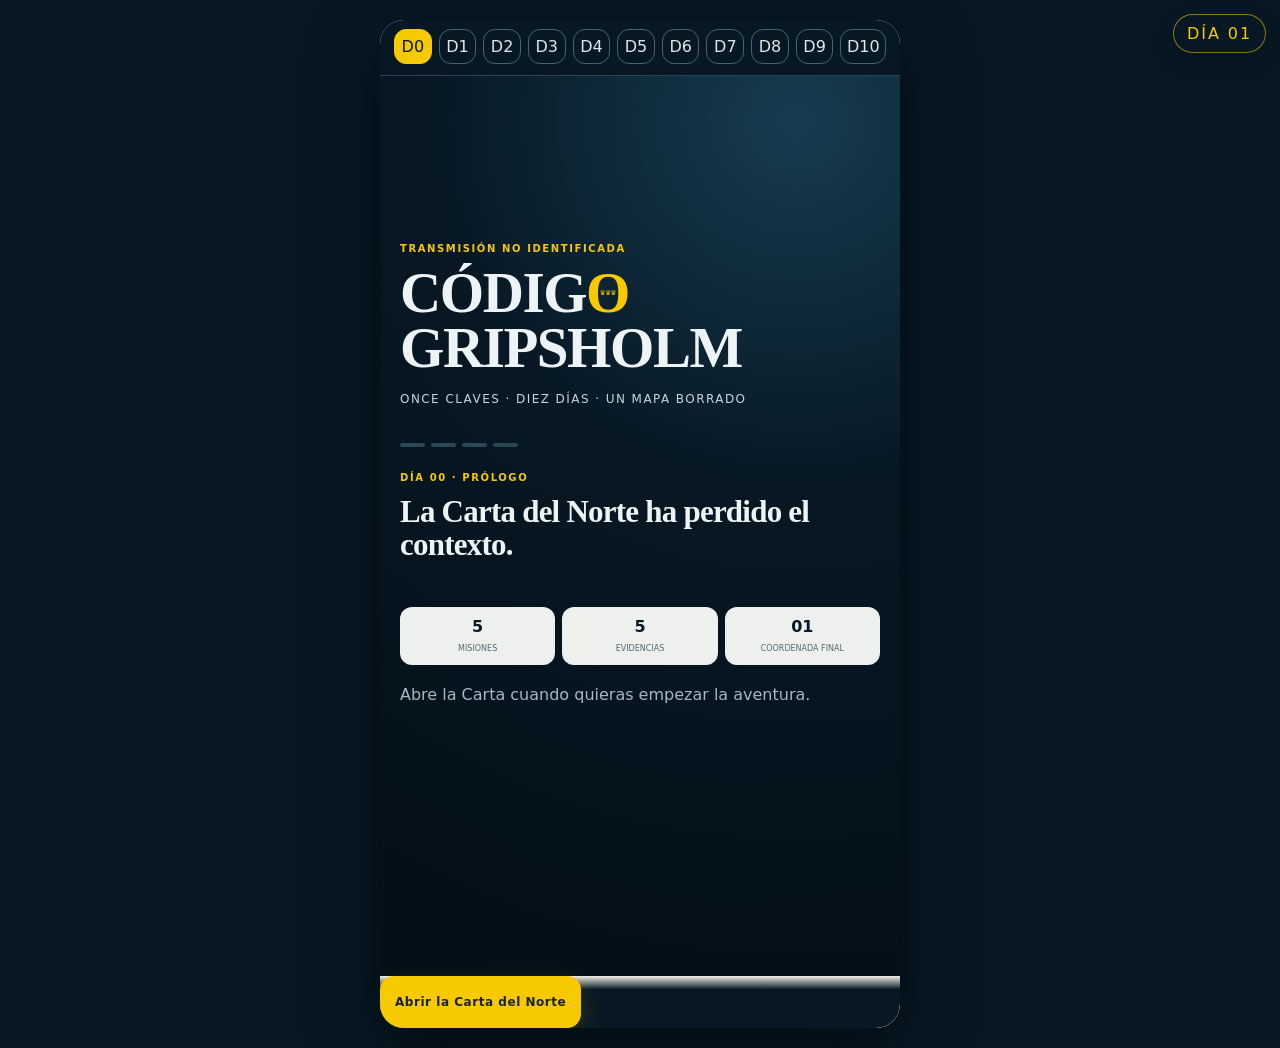
<file: index.html>
<!doctype html>
<html lang="es">
<head>
  <meta charset="utf-8">
  <meta name="viewport" content="width=device-width,initial-scale=1,viewport-fit=cover">
  <meta name="theme-color" content="#071824">
  <meta name="description" content="Código Gripsholm · aventura de diez días por Suecia.">
  <link rel="manifest" href="manifest.webmanifest">
  <link rel="apple-touch-icon" href="assets/icons/icon-192.png">
  <title>Código Gripsholm</title>
  <meta http-equiv="refresh" content="0; url=dia0.html">
</head>
<body>
  <p>Abriendo <a href="dia0.html">Código Gripsholm</a>…</p>
  <script>location.replace("dia0.html")</script>
</body>
</html>
</file>
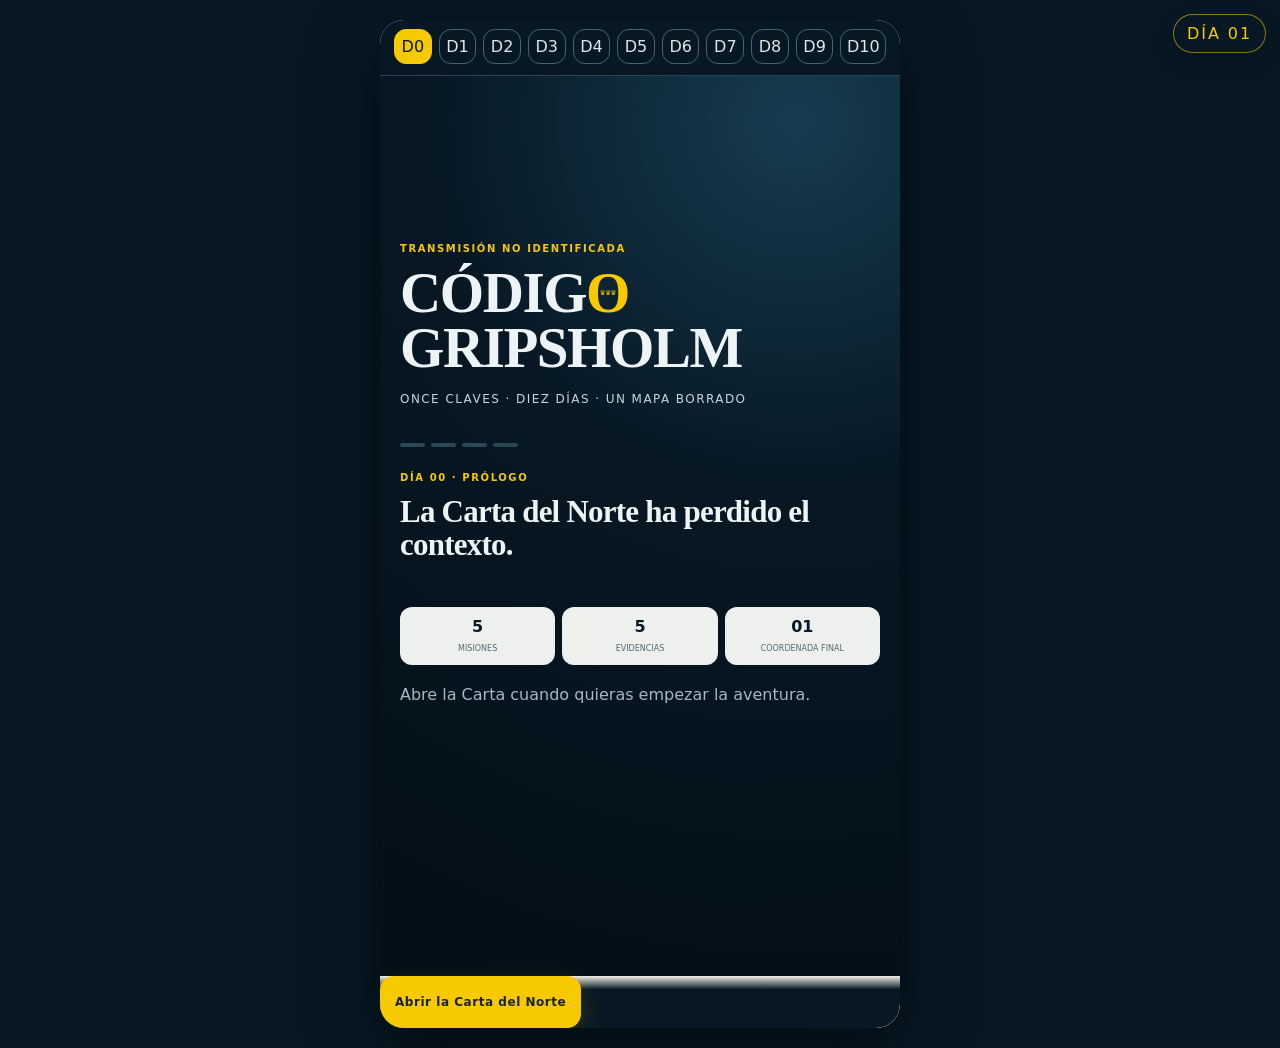
<file: dia0.html>
<!doctype html>
<html lang="es">
<head>
  <meta charset="utf-8">
  <meta name="viewport" content="width=device-width,initial-scale=1,viewport-fit=cover">
  <meta name="theme-color" content="#071824">
  <link rel="apple-touch-icon" href="assets/icons/icon-192.png">
  <meta name="description" content="Código Gripsholm · Diez días. La Carta del Norte recuperada.">
  <title>Código Gripsholm</title>
  <link rel="manifest" href="manifest.webmanifest">
  <link rel="stylesheet" href="styles.css?v=34">
</head>
<body>
  <div id="app" class="app">
    <header id="topbar" class="topbar" hidden>
      <button id="menu-btn" class="icon-btn" type="button" aria-label="Abrir misiones">☰</button>
      <div class="where"><small id="day-label">DÍA 00</small><strong id="mission-label">MISIÓN 1 DE 8</strong></div>
      <button id="fund-btn" class="fund-pill" type="button" aria-label="Ver evidencias recuperadas"><span id="fund-value">0/5</span><small id="fund-unit">evidencias</small></button>
    </header>
    <div id="day-progress" class="day-progress" hidden><span id="day-progress-fill"></span></div>
    <nav id="journey-tabs" class="journey-tabs" aria-label="Días del viaje" hidden>
      <a class="active" href="dia0.html" aria-current="page">D0</a>
      <a href="dia1.html">D1</a><a href="dia2.html">D2</a><a href="dia3.html">D3</a><a href="dia4.html">D4</a><a href="dia5.html">D5</a><a href="dia6.html">D6</a>
        <a href="dia7.html">D7</a><a href="dia8.html">D8</a><a href="dia9.html">D9</a><a href="dia10.html">D10</a>
    </nav>
    <main id="screen" class="screen" aria-live="polite"></main>
    <nav id="actions" class="actions" hidden aria-label="Acciones de la pantalla"></nav>
  </div>

  <a class="day-switch" href="dia1.html" aria-label="Abrir el Día 01">DÍA 01</a>

  <dialog id="fund-dialog" class="sheet">
    <button class="close-sheet" data-close type="button" aria-label="Cerrar">×</button>
    <p class="kicker">EVIDENCIAS DE LA CARTA</p>
    <h2 id="fund-dialog-title">0 de 5 recuperadas</h2>
    <div class="meter"><span id="fund-meter"></span></div>
    <dl class="ledger" id="fund-ledger"></dl>
    <p class="fine">Cada misión devuelve una relación a la Carta: lugar, frontera, agua, cultura o conversación.</p>
  </dialog>

  <dialog id="menu-dialog" class="sheet menu-sheet">
    <button class="close-sheet" data-close type="button" aria-label="Cerrar">×</button>
    <p class="kicker">DÍA 00</p>
    <h2>La ruta borrada</h2>
    <div id="mission-menu" class="mission-menu"></div>
    <button id="restart-btn" class="link-btn danger" type="button">Borrar el progreso y empezar de nuevo</button>
  </dialog>

  <script src="assets/data/nordic-map-data.js"></script>
  <script src="day0-v7-data.js?v=8-07"></script>
  <script src="connection-status.js?v=1"></script>
  <script src="app.js?v=8-06"></script>
</body>
</html>
</file>
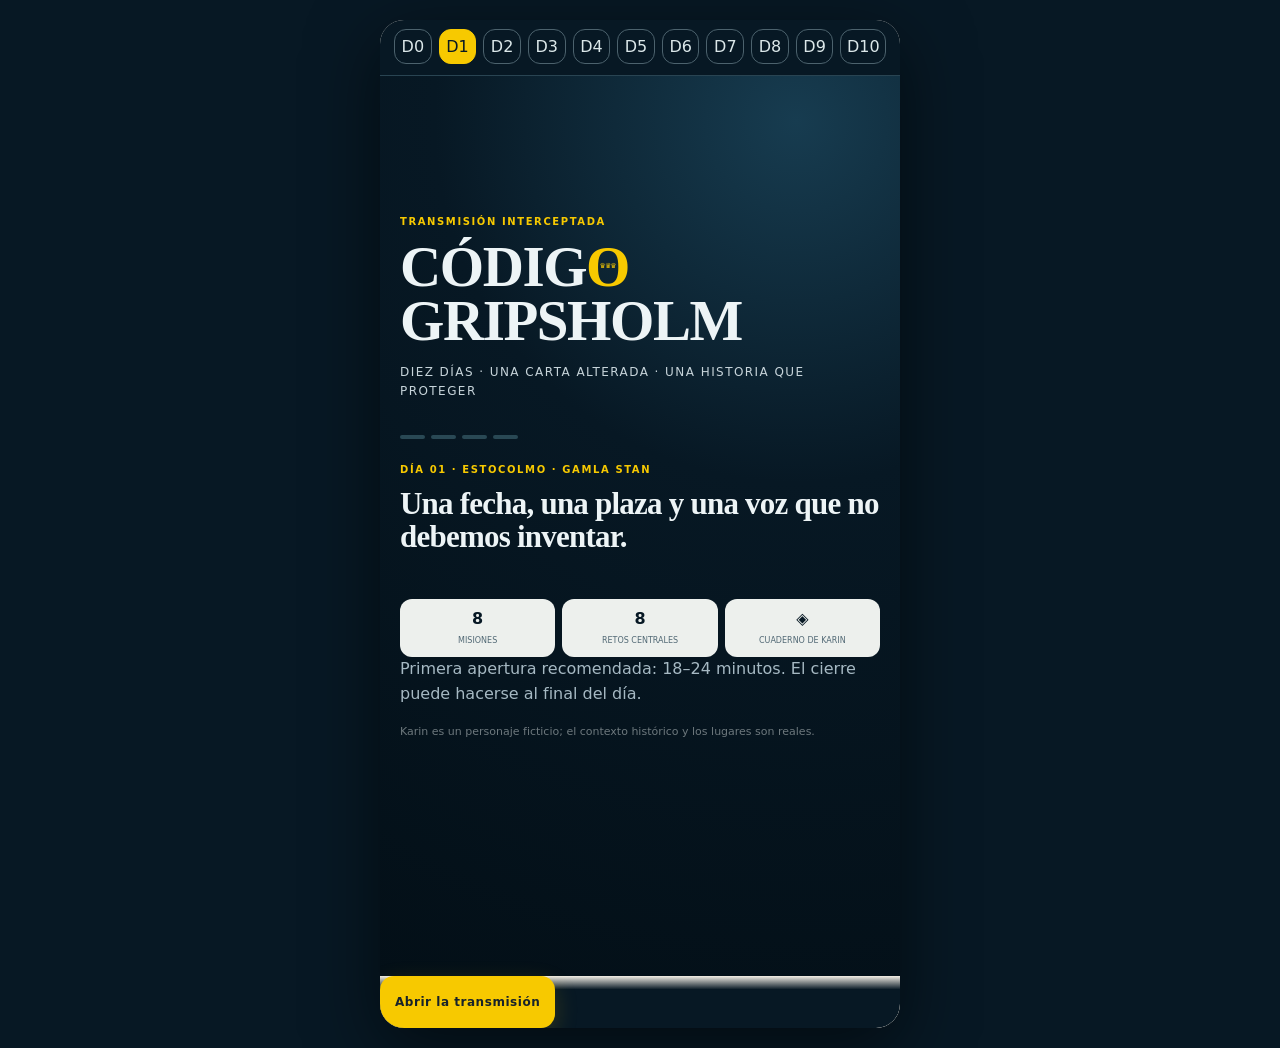
<file: dia1.html>
<!doctype html>
<html lang="es">
<head>
  <meta charset="utf-8">
  <meta name="viewport" content="width=device-width,initial-scale=1,viewport-fit=cover">
  <meta name="theme-color" content="#071824">
  <meta name="description" content="Código Gripsholm · Día 01 · La plaza cerrada.">
  <title>Código Gripsholm · Día 01</title>
  <link rel="manifest" href="manifest.webmanifest">
  <link rel="stylesheet" href="styles.css?v=39">
</head>
<body>
  <div id="app" class="app">
    <header id="topbar" class="topbar" hidden>
      <button id="menu-btn" class="icon-btn" type="button" aria-label="Abrir misiones">☰</button>
      <div class="where"><small id="day-label">DÍA 01</small><strong id="mission-label">MISIÓN 1 DE 8</strong></div>
      <button id="fund-btn" class="fund-pill" type="button" aria-label="Ver evidencias del día"><span id="fund-value">0</span><small id="fund-unit">/8 evidencias</small></button>
    </header>
    <div id="day-progress" class="day-progress" hidden><span id="day-progress-fill"></span></div>
    <main id="screen" class="screen" aria-live="polite"></main>
    <nav id="actions" class="actions" hidden aria-label="Acciones de la pantalla"></nav>
  </div>

  <dialog id="fund-dialog" class="sheet">
    <button class="close-sheet" data-close type="button" aria-label="Cerrar">×</button>
    <p class="kicker">EVIDENCIAS · DÍA 01</p>
    <h2 id="fund-dialog-title">0 de 8 evidencias</h2>
    <div class="meter"><span id="fund-meter"></span></div>
    <dl class="ledger" id="fund-ledger"></dl>
    <p class="fine">Cada misión guarda una conclusión para leer la siguiente parte de la historia.</p>
  </dialog>

  <dialog id="menu-dialog" class="sheet menu-sheet">
    <button class="close-sheet" data-close type="button" aria-label="Cerrar">×</button>
    <p class="kicker">DÍA 01</p>
    <h2>La plaza cerrada</h2>
    <div id="mission-menu" class="mission-menu"></div>
    <a class="link-btn" href="dia0.html">Volver al Día 00</a>
    <button id="restart-btn" class="link-btn danger" type="button">Borrar el progreso del Día 01</button>
  </dialog>

  <script src="assets/data/nordic-map-data.js"></script>
  <script src="assets/data/world-map-data.js"></script>
  <script src="day1-data.js?v=14"></script>
  <script src="day1-v7-data.js?v=8-07"></script>
  <script src="connection-status.js?v=1"></script>
  <script src="app-dia1.js?v=46"></script>
</body>
</html>
</file>
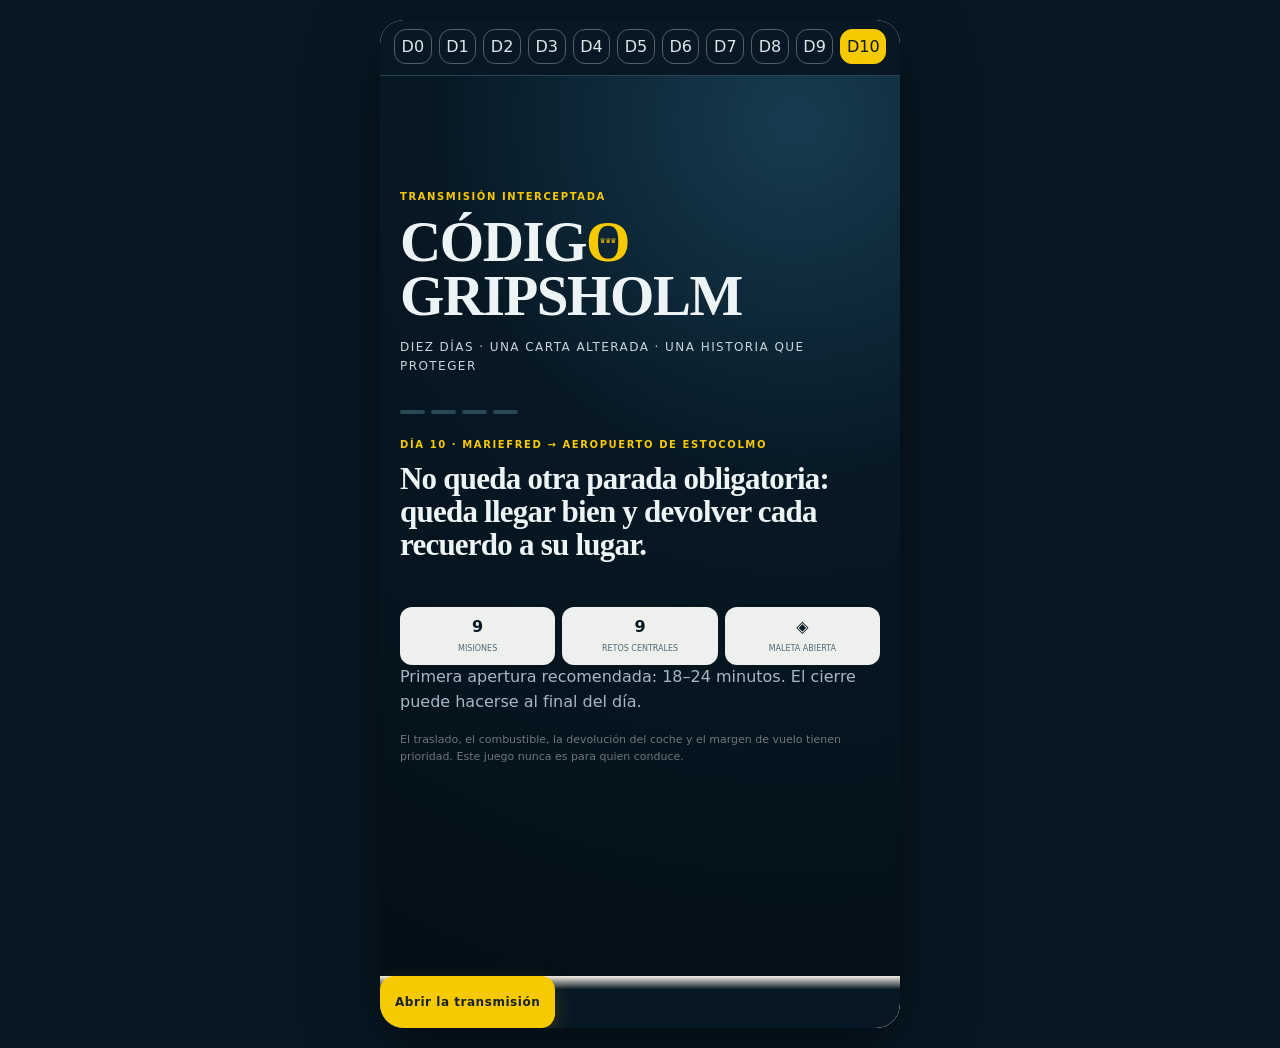
<file: dia10.html>
<!doctype html>
<html lang="es"><head><meta charset="utf-8"><meta name="viewport" content="width=device-width,initial-scale=1,viewport-fit=cover"><meta name="theme-color" content="#071824"><meta name="description" content="Código Gripsholm · Día 10."><title>Código Gripsholm · Día 10</title><link rel="manifest" href="manifest.webmanifest"><link rel="stylesheet" href="styles.css?v=44"></head>
<body><div id="app" class="app"><header id="topbar" class="topbar" hidden><button id="menu-btn" class="icon-btn" type="button" aria-label="Abrir recuerdos">☰</button><div class="where"><small id="day-label">DÍA 10</small><strong id="mission-label">TARJETA 1 DE 9</strong></div><button id="fund-btn" class="fund-pill" type="button" aria-label="Ver recuerdos guardados"><span id="fund-value">0</span><small id="fund-unit">/9 recuerdos</small></button></header><div id="day-progress" class="day-progress" hidden><span id="day-progress-fill"></span></div><main id="screen" class="screen" aria-live="polite"></main><nav id="actions" class="actions" hidden aria-label="Acciones de la pantalla"></nav></div>
<dialog id="fund-dialog" class="sheet"><button class="close-sheet" data-close type="button" aria-label="Cerrar">×</button><p class="kicker">MALETA · DÍA 10</p><h2 id="fund-dialog-title">0 de 9 recuerdos guardados</h2><div class="meter"><span id="fund-meter"></span></div><dl class="ledger" id="fund-ledger"></dl><p class="fine">Cada tarjeta se guarda aunque la respuesta se haya mezclado: lo importante es llevarse la idea correcta.</p></dialog>
<dialog id="menu-dialog" class="sheet menu-sheet"><button class="close-sheet" data-close type="button" aria-label="Cerrar">×</button><p class="kicker">DÍA 10</p><h2>La maleta de los recuerdos</h2><div id="mission-menu" class="mission-menu"></div><a class="link-btn" href="dia9.html">Volver al Día 09</a><button id="restart-btn" class="link-btn danger" type="button">Vaciar la maleta del Día 10</button></dialog>
  <script src="assets/data/nordic-map-data.js"></script><script src="assets/data/world-map-data.js"></script><script src="day10-v7-data.js?v=8-02"></script><script src="connection-status.js?v=1"></script><script src="app-dia1.js?v=45"></script></body></html>
</file>
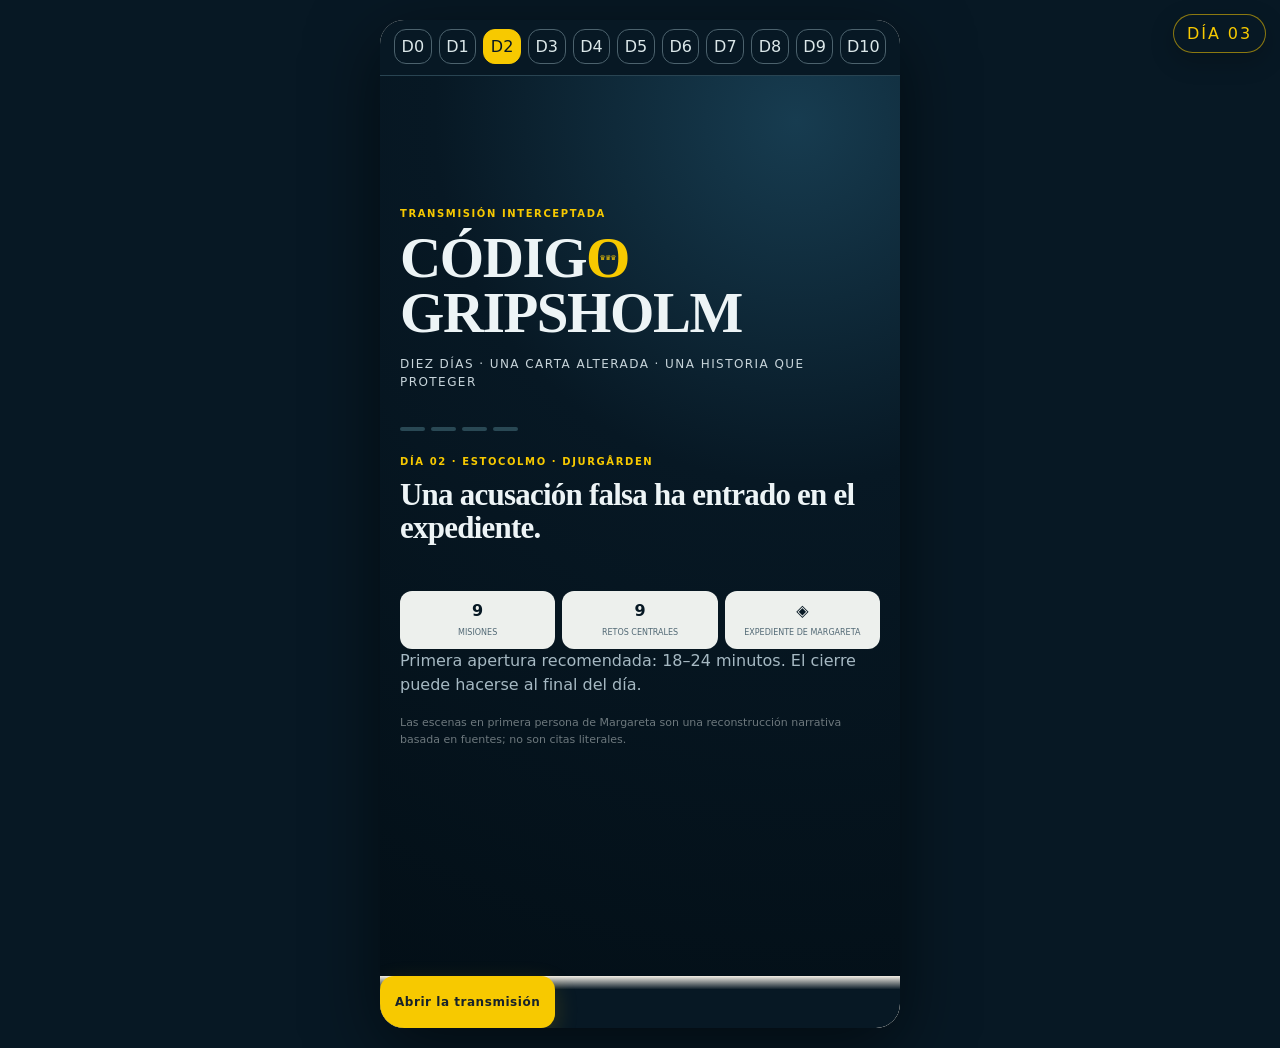
<file: dia2.html>
<!doctype html>
<html lang="es">
<head>
  <meta charset="utf-8">
  <meta name="viewport" content="width=device-width,initial-scale=1,viewport-fit=cover">
  <meta name="theme-color" content="#071824">
  <meta name="description" content="Código Gripsholm · Día 02 · El barco al que quisieron culpar.">
  <title>Código Gripsholm · Día 02 · El barco al que quisieron culpar</title>
  <link rel="manifest" href="manifest.webmanifest">
  <link rel="stylesheet" href="styles.css?v=37">

  <style>
    .d2-city-explorer{margin:12px 0}.d2-real-map{height:390px;border:2px solid #b8d4d2;border-radius:24px;overflow:hidden;background:#edf5f2}.d2-real-map>p{padding:24px;color:#65777b}.d2-map-number{width:34px!important;height:34px!important;border-radius:50%;display:grid!important;place-items:center;background:#ffd000;border:4px solid #071f2d;color:#071f2d;font-weight:900;font-size:17px;box-shadow:0 3px 0 rgba(7,31,45,.22)}@media(max-width:520px){.d2-real-map{height:350px}}
  </style></head>
<body>
  <div id="app" class="app">
    <header id="topbar" class="topbar" hidden>
      <button id="menu-btn" class="icon-btn" type="button" aria-label="Abrir misiones">☰</button>
      <div class="where"><small id="day-label">DÍA 02</small><strong id="mission-label">MISIÓN 1 DE 8</strong></div>
      <button id="fund-btn" class="fund-pill" type="button" aria-label="Ver evidencias recuperadas"><span id="fund-value">0</span><small id="fund-unit">/8 evidencias</small></button>
    </header>
    <div id="day-progress" class="day-progress" hidden><span id="day-progress-fill"></span></div>
    <main id="screen" class="screen" aria-live="polite"></main>
    <nav id="actions" class="actions" hidden aria-label="Acciones de la pantalla"></nav>
  </div>

  <a class="day-switch" href="dia3.html" aria-label="Abrir el Día 03">DÍA 03</a>

  <dialog id="fund-dialog" class="sheet">
    <button class="close-sheet" data-close type="button" aria-label="Cerrar">×</button>
    <p class="kicker">EVIDENCIAS · DÍA 02</p>
    <h2 id="fund-dialog-title">0 evidencias recuperadas</h2>
    <div class="meter"><span id="fund-meter"></span></div>
    <dl class="ledger" id="fund-ledger"></dl>
    <p class="fine">Cada misión deja una evidencia para reconstruir el expediente de Margareta.</p>
  </dialog>

  <dialog id="menu-dialog" class="sheet menu-sheet">
    <button class="close-sheet" data-close type="button" aria-label="Cerrar">×</button>
    <p class="kicker">DÍA 02</p>
    <h2>El barco al que quisieron culpar</h2>
    <div id="mission-menu" class="mission-menu"></div>
    <a class="link-btn" href="dia1.html">Volver al Día 01</a>
    <button id="restart-btn" class="link-btn danger" type="button">Borrar el progreso del Día 02</button>
  </dialog>

  <script src="assets/data/nordic-map-data.js"></script>
  <script src="assets/data/world-map-data.js"></script>
  <script src="day2-data.js?v=14"></script>
  <script src="day2-v7-data.js?v=stockholm-map-8-07"></script>
  <script src="connection-status.js?v=1"></script>
  <script src="app-dia1.js?v=stockholm-map-47"></script>
</body>
</html>
</file>
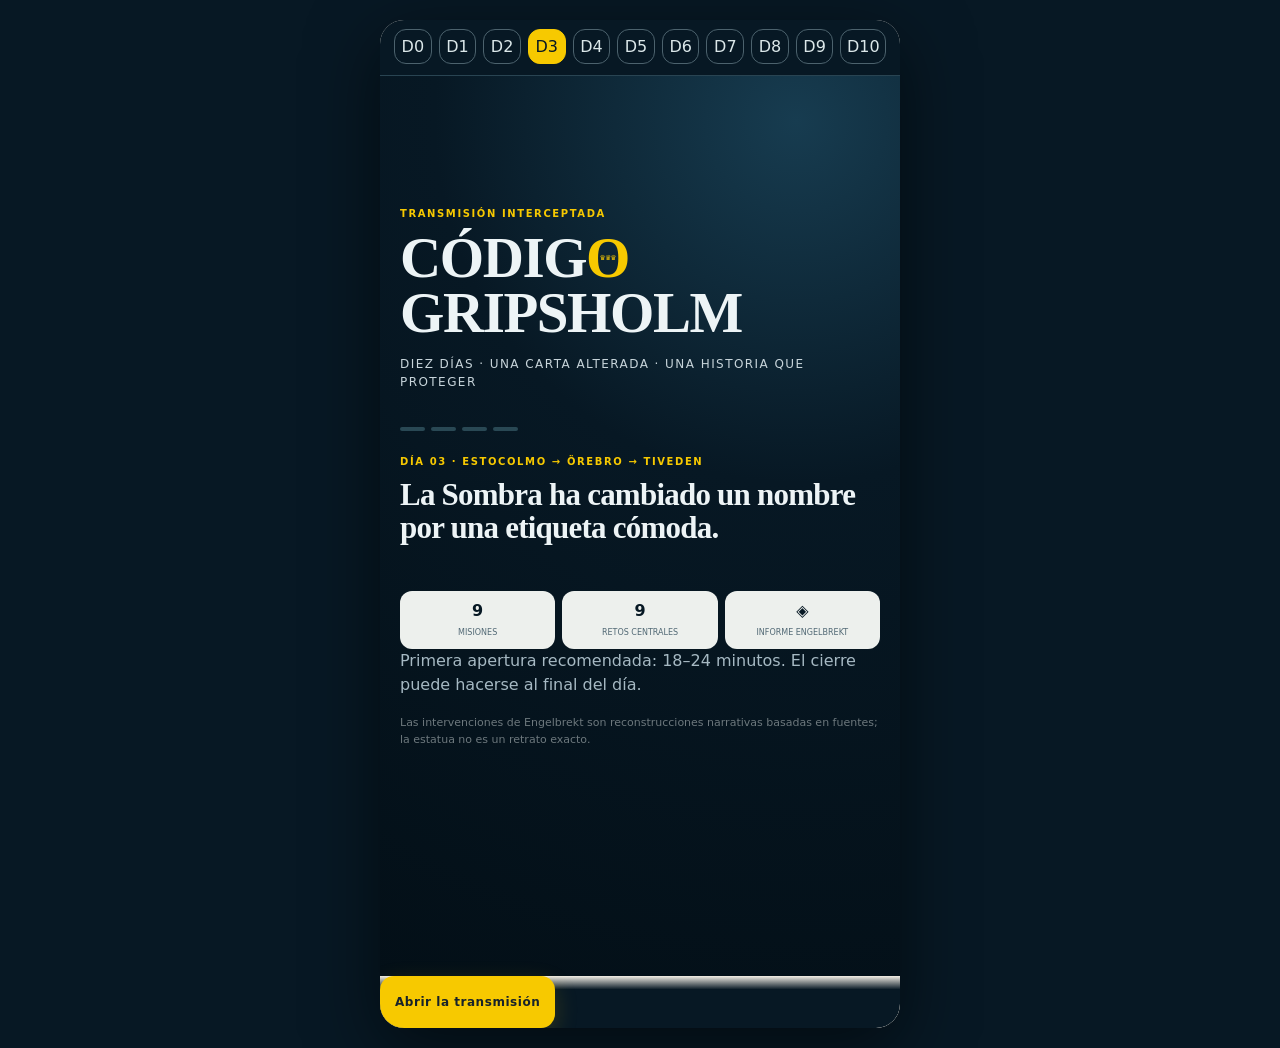
<file: dia3.html>
<!doctype html>
<html lang="es">
<head>
  <meta charset="utf-8">
  <meta name="viewport" content="width=device-width,initial-scale=1,viewport-fit=cover">
  <meta name="theme-color" content="#071824">
  <meta name="description" content="Código Gripsholm · Día 03 · El puente y el hombre al que llamaron bandido.">
  <title>Código Gripsholm · Día 03 · Informe Engelbrekt</title>
  <link rel="manifest" href="manifest.webmanifest">
  <link rel="stylesheet" href="styles.css?v=37">
</head>
<body>
  <div id="app" class="app">
    <header id="topbar" class="topbar" hidden>
      <button id="menu-btn" class="icon-btn" type="button" aria-label="Abrir misiones">☰</button>
      <div class="where"><small id="day-label">DÍA 03</small><strong id="mission-label">MISIÓN 1 DE 8</strong></div>
      <button id="fund-btn" class="fund-pill" type="button" aria-label="Ver evidencias recuperadas"><span id="fund-value">0</span><small id="fund-unit">/8 evidencias</small></button>
    </header>
    <div id="day-progress" class="day-progress" hidden><span id="day-progress-fill"></span></div>
    <main id="screen" class="screen" aria-live="polite"></main>
    <nav id="actions" class="actions" hidden aria-label="Acciones de la pantalla"></nav>
  </div>

  <dialog id="fund-dialog" class="sheet">
    <button class="close-sheet" data-close type="button" aria-label="Cerrar">×</button>
    <p class="kicker">EVIDENCIAS · DÍA 03</p>
    <h2 id="fund-dialog-title">0 de 8 evidencias recuperadas</h2>
    <div class="meter"><span id="fund-meter"></span></div>
    <dl class="ledger" id="fund-ledger"></dl>
    <p class="fine">Cada misión recupera una conclusión del Informe Engelbrekt.</p>
  </dialog>

  <dialog id="menu-dialog" class="sheet menu-sheet">
    <button class="close-sheet" data-close type="button" aria-label="Cerrar">×</button>
    <p class="kicker">DÍA 03</p>
    <h2>El puente y el hombre al que llamaron bandido</h2>
    <div id="mission-menu" class="mission-menu"></div>
    <a class="link-btn" href="dia2.html">Volver al Día 02</a>
    <a class="link-btn" href="dia4.html">Abrir el Día 04</a>
    <button id="restart-btn" class="link-btn danger" type="button">Borrar el progreso del Día 03</button>
  </dialog>

  <script src="assets/data/nordic-map-data.js"></script>
  <script src="assets/data/world-map-data.js"></script>
  <script src="day3-data.js?v=18"></script>
  <script src="day3-v7-data.js?v=8-02"></script>
  <script src="connection-status.js?v=1"></script>
  <script src="app-dia1.js?v=45"></script>
</body>
</html>
</file>
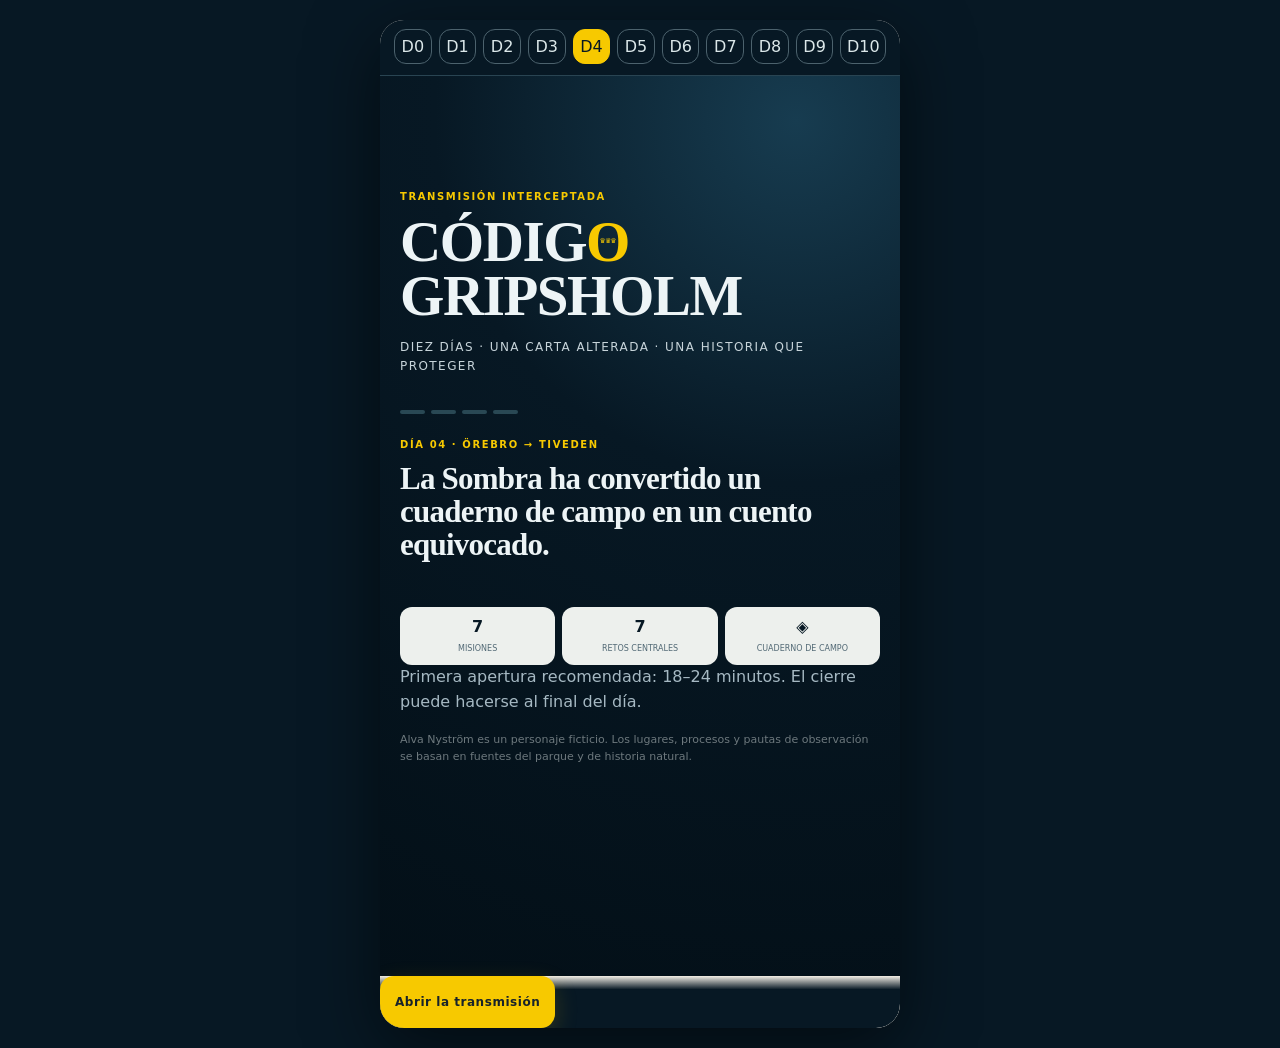
<file: dia4.html>
<!doctype html>
<html lang="es">
<head>
  <meta charset="utf-8">
  <meta name="viewport" content="width=device-width,initial-scale=1,viewport-fit=cover">
  <meta name="theme-color" content="#071824">
  <meta name="description" content="Código Gripsholm · Día 04 · El bosque que recuerda.">
  <title>Código Gripsholm · Día 04</title>
  <link rel="manifest" href="manifest.webmanifest">
  <link rel="stylesheet" href="styles.css?v=38">
  <style>.d4-route-map .schematic-map{position:absolute;inset:0;width:100%!important;height:100%!important}.d4-visual-card .schematic-map{position:relative;inset:auto;width:100%;height:auto;aspect-ratio:420/310}.d4-visual-card .d4-vattern{aspect-ratio:420/280}</style>
</head>
<body>
  <div id="app" class="app">
    <header id="topbar" class="topbar" hidden>
      <button id="menu-btn" class="icon-btn" type="button" aria-label="Abrir misiones">☰</button>
      <div class="where"><small id="day-label">DÍA 04</small><strong id="mission-label">MISIÓN 1 DE 6</strong></div>
      <button id="fund-btn" class="fund-pill" type="button" aria-label="Ver evidencias recuperadas"><span id="fund-value">0</span><small id="fund-unit">/6 evidencias</small></button>
    </header>
    <div id="day-progress" class="day-progress" hidden><span id="day-progress-fill"></span></div>
    <main id="screen" class="screen" aria-live="polite"></main>
    <nav id="actions" class="actions" hidden aria-label="Acciones de la pantalla"></nav>
  </div>
  <dialog id="fund-dialog" class="sheet">
    <button class="close-sheet" data-close type="button" aria-label="Cerrar">×</button>
    <p class="kicker">EVIDENCIAS · DÍA 04</p>
    <h2 id="fund-dialog-title">0 de 6 evidencias recuperadas</h2><div class="meter"><span id="fund-meter"></span></div>
    <dl class="ledger" id="fund-ledger"></dl>
    <p class="fine">Cada evidencia conserva una idea útil para leer el siguiente lugar.</p>
  </dialog>
  <dialog id="menu-dialog" class="sheet menu-sheet">
    <button class="close-sheet" data-close type="button" aria-label="Cerrar">×</button>
    <p class="kicker">DÍA 04</p><h2>El bosque que parece encantado</h2>
    <div id="mission-menu" class="mission-menu"></div>
    <a class="link-btn" href="dia5.html">Abrir el Día 05</a>
    <a class="link-btn" href="dia3.html">Volver al Día 03</a>
    <button id="restart-btn" class="link-btn danger" type="button">Borrar el progreso del Día 04</button>
  </dialog>
  <script src="assets/data/nordic-map-data.js"></script>
  <script src="assets/data/world-map-data.js"></script>
  <script src="day4-data.js?v=2"></script>
  <script src="day4-v7-data.js?v=8-02"></script>
  <script src="connection-status.js?v=1"></script>
  <script src="app-dia1.js?v=45"></script>
</body>
</html>
</file>
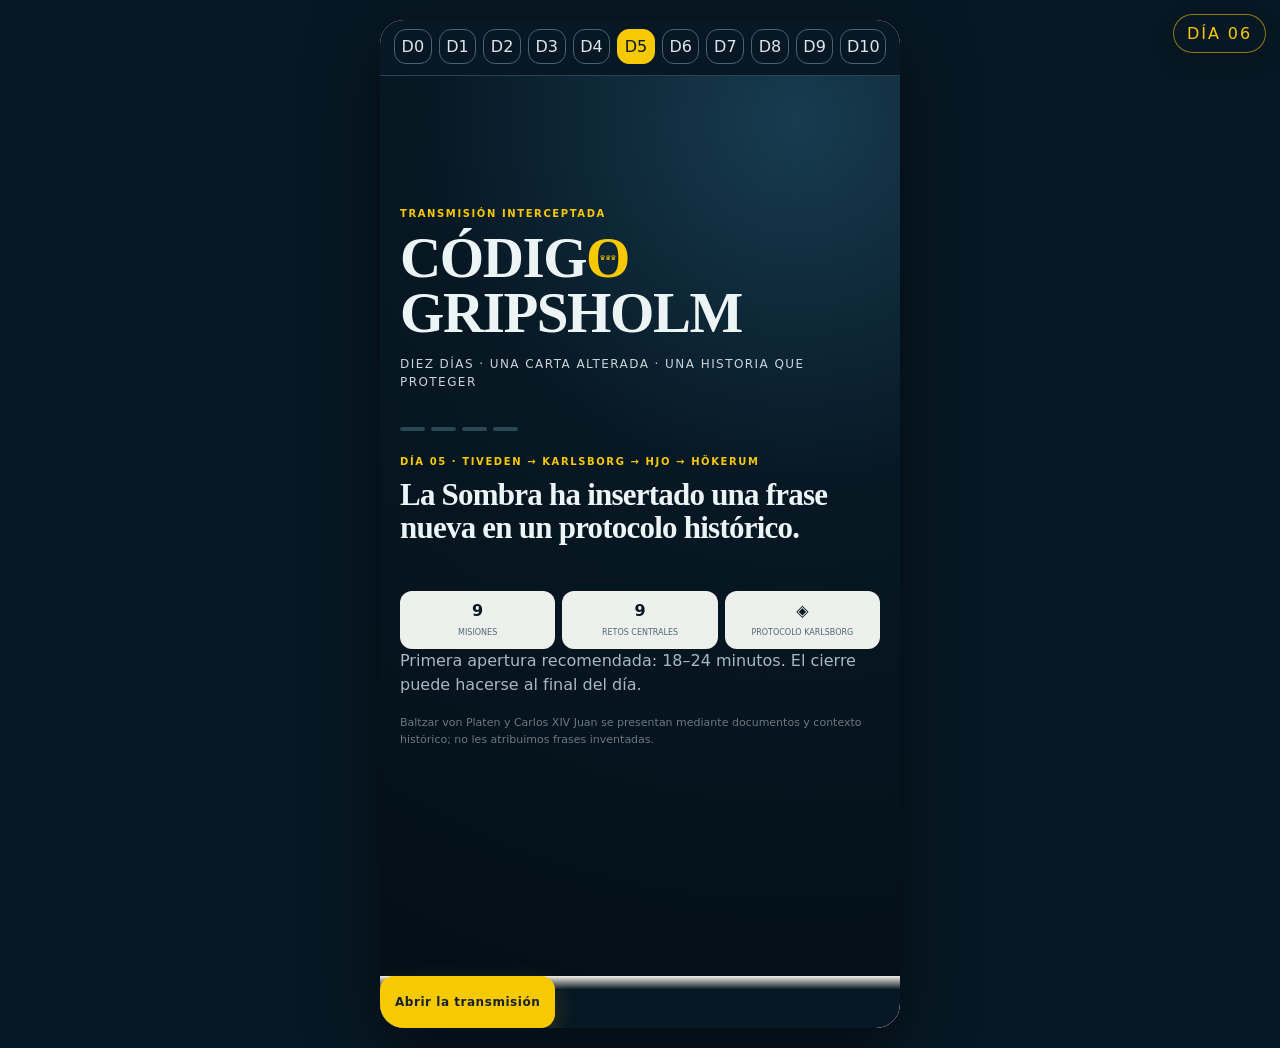
<file: dia5.html>
<!doctype html>
<html lang="es">
<head>
  <meta charset="utf-8">
  <meta name="viewport" content="width=device-width,initial-scale=1,viewport-fit=cover">
  <meta name="theme-color" content="#071824">
  <meta name="description" content="Código Gripsholm · Día 05 · La capital que esperaba una guerra.">
  <title>Código Gripsholm · Día 05</title>
  <link rel="manifest" href="manifest.webmanifest">
  <link rel="stylesheet" href="styles.css?v=47">
  <link rel="stylesheet" href="comic-day5.css?v=1">
  <style>
    .d5-map{position:relative;width:100%;aspect-ratio:420/300;overflow:hidden;border-radius:18px;background:#b9dbe8;border:1px solid #8db8c7}
    .d5-map svg{width:100%;height:100%;display:block}
    .d5-map text{font-family:Arial,sans-serif;paint-order:stroke;stroke:#fff;stroke-width:3px;stroke-linejoin:round}
    .d5-map .water-label,.d5-regional .water-label{stroke:none;fill:#17627d;letter-spacing:.08em}
    .d5-map .land,.d5-regional .land{fill:#e9e2ca;stroke:#648a96;stroke-width:1.4}
    .d5-map .lake,.d5-regional .lake{fill:#79bdd4;stroke:#367d97;stroke-width:1.5}
    .d5-map .route,.d5-regional .route{fill:none;stroke:#d92f48;stroke-width:3;stroke-dasharray:7 5}
    .d5-map .canal,.d5-regional .canal{fill:none;stroke:#0077ad;stroke-width:4}
    .d5-map .pin,.d5-regional .pin{fill:#ffcc00;stroke:#092333;stroke-width:2}
    .d5-regional text{font-family:Arial,sans-serif;paint-order:stroke;stroke:#fff;stroke-width:3px;stroke-linejoin:round}
    .d5-route-map{position:relative}
    .d5-route-map .schematic-map{position:absolute;inset:0;width:100%;height:100%;display:block}
    .d5-route-static .geo-map{margin:0}
    .d5-route-list{display:grid;grid-template-columns:1fr 1fr;gap:8px;margin:12px 0}
    .d5-route-list button{display:grid;grid-template-columns:30px 1fr;align-items:center;gap:8px;min-height:58px;padding:9px;border:1px solid #7aaeba;border-radius:13px;background:#f8fbfa;color:#082b3b;text-align:left;font-size:11px;font-weight:800}
    .d5-route-list button b{display:grid;place-items:center;width:30px;height:30px;border-radius:50%;background:#ffcc00;color:#082b3b}
    .d5-route-list button.seen{border-color:#27806a;background:#e1f0e9}
    .d5-route-list button.seen b{background:#27806a;color:#fff}
    @media(max-width:390px){.d5-route-list{grid-template-columns:1fr}}
    .d5-route-map .d5-map{position:absolute;inset:0;width:100%;height:100%;aspect-ratio:auto}
    .d5-visual-card{margin:1rem 0;padding:12px;background:#fffdf8;border:1px solid #d8d7d0;border-radius:18px}
    .d5-visual-card h3{margin:.2rem 0 .7rem;font-size:.8rem;letter-spacing:.14em;color:#00659d}
    .transport-grid{display:grid;grid-template-columns:1fr;gap:8px}
    .transport-grid div{padding:12px;border-radius:12px;background:#e8f2f4}
    .transport-grid b,.transport-grid span{display:block}
    @media(min-width:600px){.transport-grid{grid-template-columns:repeat(3,1fr)}}
  </style>
</head>
<body>
  <div id="app" class="app">
    <header id="topbar" class="topbar" hidden>
      <button id="menu-btn" class="icon-btn" type="button" aria-label="Abrir misiones">☰</button>
      <div class="where"><small id="day-label">DÍA 05</small><strong id="mission-label">MISIÓN 1 DE 8</strong></div>
      <button id="fund-btn" class="fund-pill" type="button" aria-label="Ver evidencias recuperadas"><span id="fund-value">0</span><small id="fund-unit">/8 evidencias</small></button>
    </header>
    <div id="day-progress" class="day-progress" hidden><span id="day-progress-fill"></span></div>
    <main id="screen" class="screen" aria-live="polite"></main>
    <nav id="actions" class="actions" hidden aria-label="Acciones de la pantalla"></nav>
  </div>
  <a class="day-switch" href="dia6.html" aria-label="Abrir el Día 06">DÍA 06</a>
  <dialog id="fund-dialog" class="sheet">
    <button class="close-sheet" data-close type="button" aria-label="Cerrar">×</button>
    <p class="kicker">EVIDENCIAS · DÍA 05</p>
    <h2 id="fund-dialog-title">0 de 8 evidencias recuperadas</h2><div class="meter"><span id="fund-meter"></span></div>
    <dl class="ledger" id="fund-ledger"></dl>
    <p class="fine">Cada evidencia conserva una idea útil para leer el siguiente lugar.</p>
  </dialog>
  <dialog id="menu-dialog" class="sheet menu-sheet">
    <button class="close-sheet" data-close type="button" aria-label="Cerrar">×</button>
    <p class="kicker">DÍA 05</p><h2>Invasión: la fortaleza que esperaba una guerra</h2>
    <div id="mission-menu" class="mission-menu"></div>
    <a class="link-btn" href="dia4.html">Volver al Día 04</a>
    <button id="restart-btn" class="link-btn danger" type="button">Borrar el progreso del Día 05</button>
  </dialog>
  <script src="assets/data/nordic-map-data.js"></script>
  <script src="assets/data/world-map-data.js"></script>
  <script src="day5-data.js?v=3"></script>
  <script src="day5-v7-data.js?v=8-07"></script>
  <script src="connection-status.js?v=1"></script>
  <script src="app-dia1.js?v=51"></script>
</body>
</html>
</file>
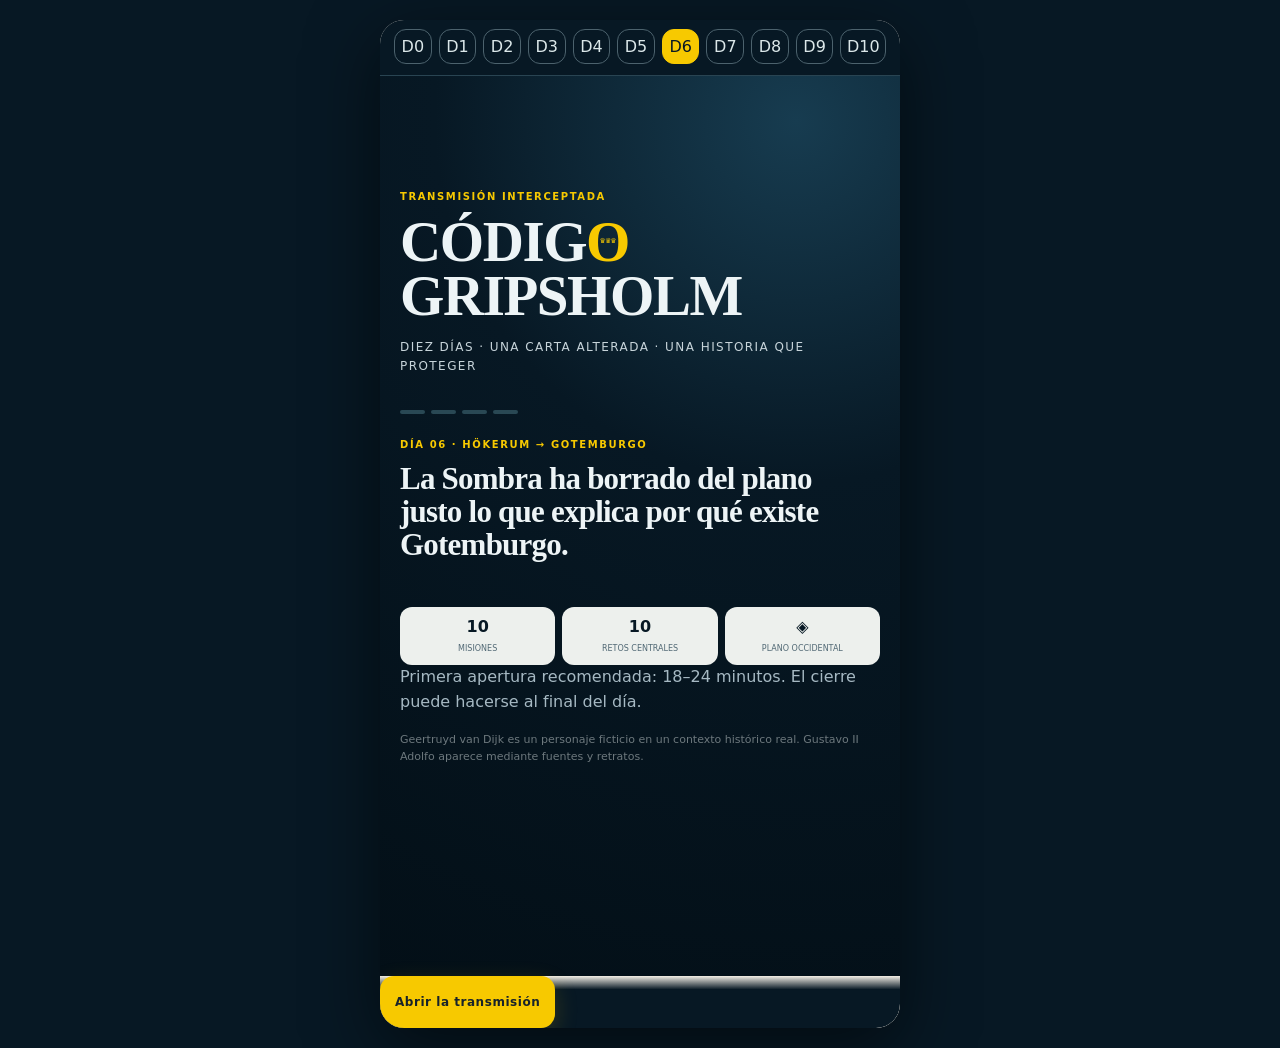
<file: dia6.html>
<!doctype html>
<html lang="es">
<head>
  <meta charset="utf-8">
  <meta name="viewport" content="width=device-width,initial-scale=1,viewport-fit=cover">
  <meta name="theme-color" content="#071824">
  <meta name="description" content="Código Gripsholm · Día 06 · La puerta occidental.">
  <title>Código Gripsholm · Día 06</title>
  <link rel="manifest" href="manifest.webmanifest">
  <link rel="stylesheet" href="styles.css?v=49">
  <style>
    .d6-route-overview{margin-bottom:12px}.d6-route-overview .geo-map{margin:0}
    .hero-photo img[src*="geertruyd"]{object-position:center 27%}
    .screen.dark .story-signal{border-color:#f7c900;background:#102b39;color:#fff}.screen.dark .story-signal b{color:#f7c900}.screen.dark .story-signal span{color:#fff}
    .d6-real-map{height:390px;border:1px solid #9cb8c0;border-radius:18px;overflow:hidden}.d6-map-number{display:grid;place-items:center;width:31px;height:31px;border:4px solid #062434;border-radius:50%;background:#f7c900;color:#062434;font:900 16px Arial,sans-serif;box-shadow:0 2px 4px #0005}.d6-city-explorer{margin:12px 0}\n    .d6-route-map{position:relative}.d6-route-map>svg{display:block;width:100%;height:auto}
    .d6-river{fill:#78bdd4;stroke:#277a96;stroke-width:2}.d6-moat{fill:none;stroke:#3f9ebc;stroke-width:8}.schem-road.minor{stroke-width:2;opacity:.45}
    .d6-city-labels text{font:800 9px Arial,sans-serif;fill:#092d3e;paint-order:stroke;stroke:#fff;stroke-width:3px}
    .d6-card{margin:1rem 0}.d6-border-key,.d6-route-legend{display:grid;gap:6px;margin:9px 0}.d6-border-key span,.d6-route-legend span{padding:8px;border-radius:9px;background:#e7eeee;font-size:10px;font-weight:900}
    .d6-building,.d6-statue,.d6-coat,.d6-fort,.d6-rabbits{display:grid;place-items:center;min-height:220px;padding:18px;border-radius:18px;background:linear-gradient(145deg,#dce9e8,#fffaf0);text-align:center}
    .d6-building i{width:72%;height:88px;border:7px solid #153849;border-top:0;clip-path:polygon(50% 0,100% 45%,100% 100%,0 100%,0 45%);background:repeating-linear-gradient(90deg,transparent 0 28px,#153849 29px 34px)}
    .d6-building b,.d6-statue b,.d6-coat strong{margin-top:11px;font:900 18px Georgia,serif}.d6-building span,.d6-building small,.d6-statue em,.d6-statue small{display:block;color:#5a7079}
    .d6-statue i{position:relative;width:16px;height:116px;border-radius:8px;background:#57686c}.d6-statue i::after{position:absolute;left:8px;top:24px;width:92px;border-top:7px solid #57686c;content:"";transform:rotate(10deg);transform-origin:left}.d6-statue .crown{font-size:34px;color:#c9a500}
    .d6-coat span{font-size:28px;color:#e2b500}.d6-coat b{font-size:72px;transform:scaleX(-1)}.d6-coat i{font-size:34px}
    .d6-process{display:grid;grid-template-columns:1fr auto 1fr;align-items:center;gap:8px;padding:18px;border-radius:16px;background:#e7eff0;text-align:center}.d6-process i{font-size:11px}.d6-process span{font-size:12px}.d6-process b{font-size:15px}
    .d6-council{display:grid;grid-template-columns:repeat(4,1fr);gap:7px}.d6-council span{padding:18px 5px;border-radius:13px;background:#dceceb;text-align:center;font-size:28px}.d6-council b{font-size:9px;text-transform:uppercase}
    .d6-section{position:relative;height:260px;overflow:hidden;border-radius:18px;background:linear-gradient(#b9dbe8 0 27%,#92806e 28% 57%,#65776e 58%);color:#fff}.d6-section .house{position:absolute;left:80px;top:32px;width:150px;padding:34px 8px 10px;background:#e6dec4;color:#102f3e;text-align:center;clip-path:polygon(50% 0,100% 38%,100% 100%,0 100%,0 38%)}.d6-section .pile{position:absolute;top:105px;width:7px;height:112px;background:#503a2d}.d6-section .p1{left:105px}.d6-section .p2{left:155px}.d6-section .p3{left:205px}.d6-section>b{position:absolute;bottom:38px;left:18px}.d6-section .channel{position:absolute;right:0;top:88px;width:118px;height:78px;padding-top:27px;background:#438eaa;text-align:center;font-size:9px}
    .d6-photo-card{margin:0;overflow:hidden;border:1px solid #c6d2d3;border-radius:18px;background:#fff}.d6-photo-card img{display:block;width:100%;height:260px;object-fit:cover}.d6-photo-card.coat img{height:280px;padding:20px;object-fit:contain;background:#e7eff0}.d6-photo-card figcaption{padding:12px 15px;color:#324f5b;font-size:13px;line-height:1.45}
    .d6-building.compact{min-height:130px;margin-top:10px}.d6-building.compact b{font-size:24px}.d6-photo-pair{display:grid;grid-template-columns:1fr 1fr;gap:8px;margin-bottom:12px}.d6-photo-pair figure{margin:0;overflow:hidden;border-radius:13px;background:#fff}.d6-photo-pair img{display:block;width:100%;height:145px;object-fit:cover}.d6-photo-pair figcaption{padding:8px;font-size:10px;line-height:1.35}
    .d6-city-pair{display:grid;grid-template-columns:1fr auto 1fr;gap:8px;align-items:stretch;margin-bottom:12px}.d6-city-pair>div{display:grid;gap:4px;padding:13px 8px;border-radius:13px;background:#edf2ec;text-align:center}.d6-city-pair b{font-size:12px}.d6-city-pair strong{font:900 26px Georgia,serif;color:#0877aa}.d6-city-pair span,.d6-city-pair em{font-size:10px;color:#516b74}.d6-city-pair>i{align-self:center;font-size:9px;text-align:center}.d6-northsea{margin-bottom:12px}.d6-coast .schem-country,.d6-europe .schem-country,.d6-world .schem-country{font-size:11px;paint-order:stroke;stroke:#fff;stroke-width:3px}.d6-route{fill:none;stroke:#0877aa;stroke-width:4;stroke-dasharray:8 6}.d6-world .schem-label,.d6-europe .schem-label,.d6-coast .schem-label{font-size:9px}.d6-world .schem-water-label,.d6-europe .schem-water-label{font-size:12px}
    .d6-house{display:grid;gap:3px}.d6-house span,.d6-house b{padding:20px;border:1px solid #566e73;text-align:center}.d6-house span{background:#b66d48;color:#fff}.d6-house b{background:#d8d1bd}
    .d6-fort b{font-size:92px;color:#526a6f}.d6-fort span{font-size:22px;font-weight:900}.d6-fort small{color:#63777f}
    .d6-rabbits b{font-size:68px}.d6-rabbits span{font-size:24px;font-weight:900}.d6-rabbits small{max-width:270px;color:#60747a}
    .d6-bars{display:grid;gap:11px}.d6-bars div{display:grid;grid-template-columns:94px 1fr 70px;gap:7px;align-items:center;font-size:10px}.d6-bars i{display:block;width:var(--v);min-width:7px;height:16px;border-radius:5px;background:#0877aa}.d6-bars b{text-align:right}
    .route-line.dashed{stroke-dasharray:3 6;stroke:#b62d3d}.d6-visual .history-timeline{overflow-x:auto}
    @media(max-width:390px){.d6-council{grid-template-columns:1fr 1fr}.d6-bars div{grid-template-columns:78px 1fr 58px}.d6-statue i::after{width:70px}.d6-photo-card img{height:220px}.d6-city-pair>i{font-size:8px}.d6-city-pair strong{font-size:22px}}
  </style>
</head>
<body>
  <div id="app" class="app">
    <header id="topbar" class="topbar" hidden>
      <button id="menu-btn" class="icon-btn" type="button" aria-label="Abrir misiones">☰</button>
      <div class="where"><small id="day-label">DÍA 06</small><strong id="mission-label">MISIÓN 1 DE 8</strong></div>
      <button id="fund-btn" class="fund-pill" type="button" aria-label="Ver evidencias recuperadas"><span id="fund-value">0</span><small id="fund-unit">/8 evidencias</small></button>
    </header>
    <div id="day-progress" class="day-progress" hidden><span id="day-progress-fill"></span></div>
    <main id="screen" class="screen" aria-live="polite"></main>
    <nav id="actions" class="actions" hidden aria-label="Acciones de la pantalla"></nav>
  </div>
  <dialog id="fund-dialog" class="sheet">
    <button class="close-sheet" data-close type="button" aria-label="Cerrar">×</button>
    <p class="kicker">EVIDENCIAS · DÍA 06</p>
    <h2 id="fund-dialog-title">0 de 8 evidencias recuperadas</h2><div class="meter"><span id="fund-meter"></span></div>
    <dl class="ledger" id="fund-ledger"></dl>
    <p class="fine">Cada evidencia conserva una idea útil para leer el siguiente lugar.</p>
  </dialog>
  <dialog id="menu-dialog" class="sheet menu-sheet">
    <button class="close-sheet" data-close type="button" aria-label="Cerrar">×</button>
    <p class="kicker">DÍA 06</p><h2>La ciudad que no debía hundirse</h2>
    <div id="mission-menu" class="mission-menu"></div>
    <a class="link-btn" href="dia5.html">Volver al Día 05</a>
    <button id="restart-btn" class="link-btn danger" type="button">Borrar el progreso del Día 06</button>
  </dialog>
  <script src="assets/data/nordic-map-data.js"></script>
  <script src="assets/data/world-map-data.js"></script>
  <script src="day6-data.js?v=4"></script>
  <script src="day6-v7-data.js?v=8-07"></script>
  <script src="connection-status.js?v=1"></script>
  <script src="app-dia1.js?v=57"></script>
</body>
</html>
</file>
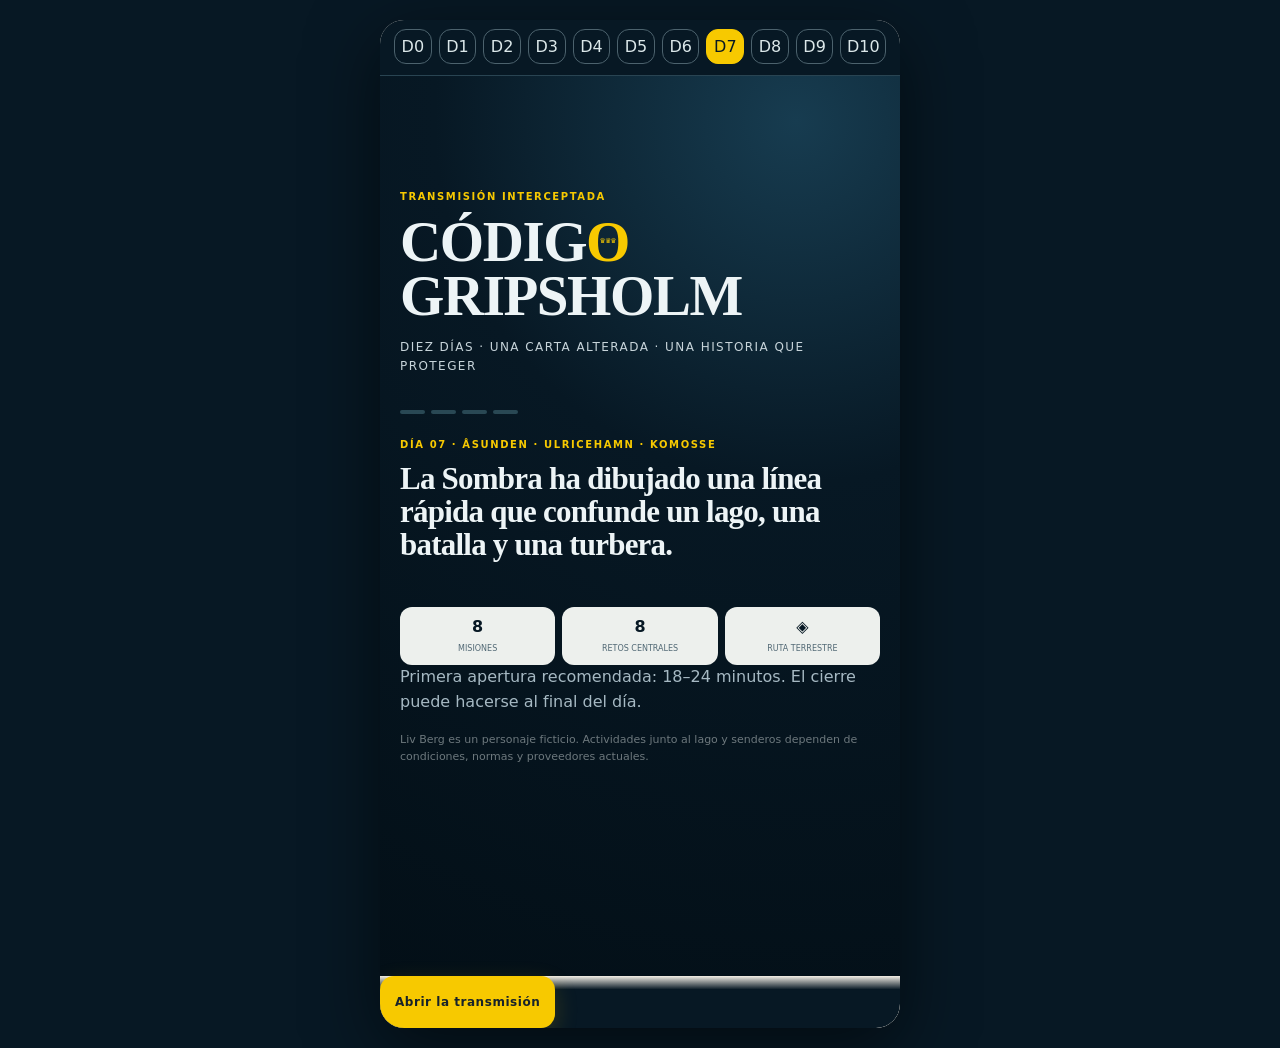
<file: dia7.html>
<!doctype html>
<html lang="es">
<head>
  <meta charset="utf-8">
  <meta name="viewport" content="width=device-width,initial-scale=1,viewport-fit=cover">
  <meta name="theme-color" content="#071824">
  <meta name="description" content="Código Gripsholm · Día 07 · El agua no es un atajo.">
  <title>Código Gripsholm · Día 07</title>
  <link rel="manifest" href="manifest.webmanifest">
  <link rel="stylesheet" href="styles.css?v=45">
</head>
<body>
  <div id="app" class="app">
    <header id="topbar" class="topbar" hidden>
      <button id="menu-btn" class="icon-btn" type="button" aria-label="Abrir misiones">☰</button>
      <div class="where"><small id="day-label">DÍA 07</small><strong id="mission-label">MISIÓN 1 DE 8</strong></div>
      <button id="fund-btn" class="fund-pill" type="button" aria-label="Ver evidencias recuperadas"><span id="fund-value">0</span><small id="fund-unit">/8 evidencias</small></button>
    </header>
    <div id="day-progress" class="day-progress" hidden><span id="day-progress-fill"></span></div>
    <main id="screen" class="screen" aria-live="polite"></main>
    <nav id="actions" class="actions" hidden aria-label="Acciones de la pantalla"></nav>
  </div>
  <dialog id="fund-dialog" class="sheet">
    <button class="close-sheet" data-close type="button" aria-label="Cerrar">×</button>
    <p class="kicker">EVIDENCIAS · DÍA 07</p>
    <h2 id="fund-dialog-title">0 de 8 evidencias recuperadas</h2><div class="meter"><span id="fund-meter"></span></div>
    <dl class="ledger" id="fund-ledger"></dl>
    <p class="fine">Cada evidencia conserva una idea útil para leer el siguiente lugar.</p>
  </dialog>
  <dialog id="menu-dialog" class="sheet menu-sheet">
    <button class="close-sheet" data-close type="button" aria-label="Cerrar">×</button>
    <p class="kicker">DÍA 07</p><h2>El agua no es un atajo</h2>
    <div id="mission-menu" class="mission-menu"></div>
    <a class="link-btn" href="dia6.html">Volver al Día 06</a>
    <button id="restart-btn" class="link-btn danger" type="button">Borrar el progreso del Día 07</button>
  </dialog>
  <script src="assets/data/nordic-map-data.js"></script>
  <script src="assets/data/world-map-data.js"></script>
  <script src="day7-v7-data.js?v=8-03"></script>
  <script src="connection-status.js?v=1"></script>
  <script src="app-dia1.js?v=49"></script>
</body>
</html>
</file>
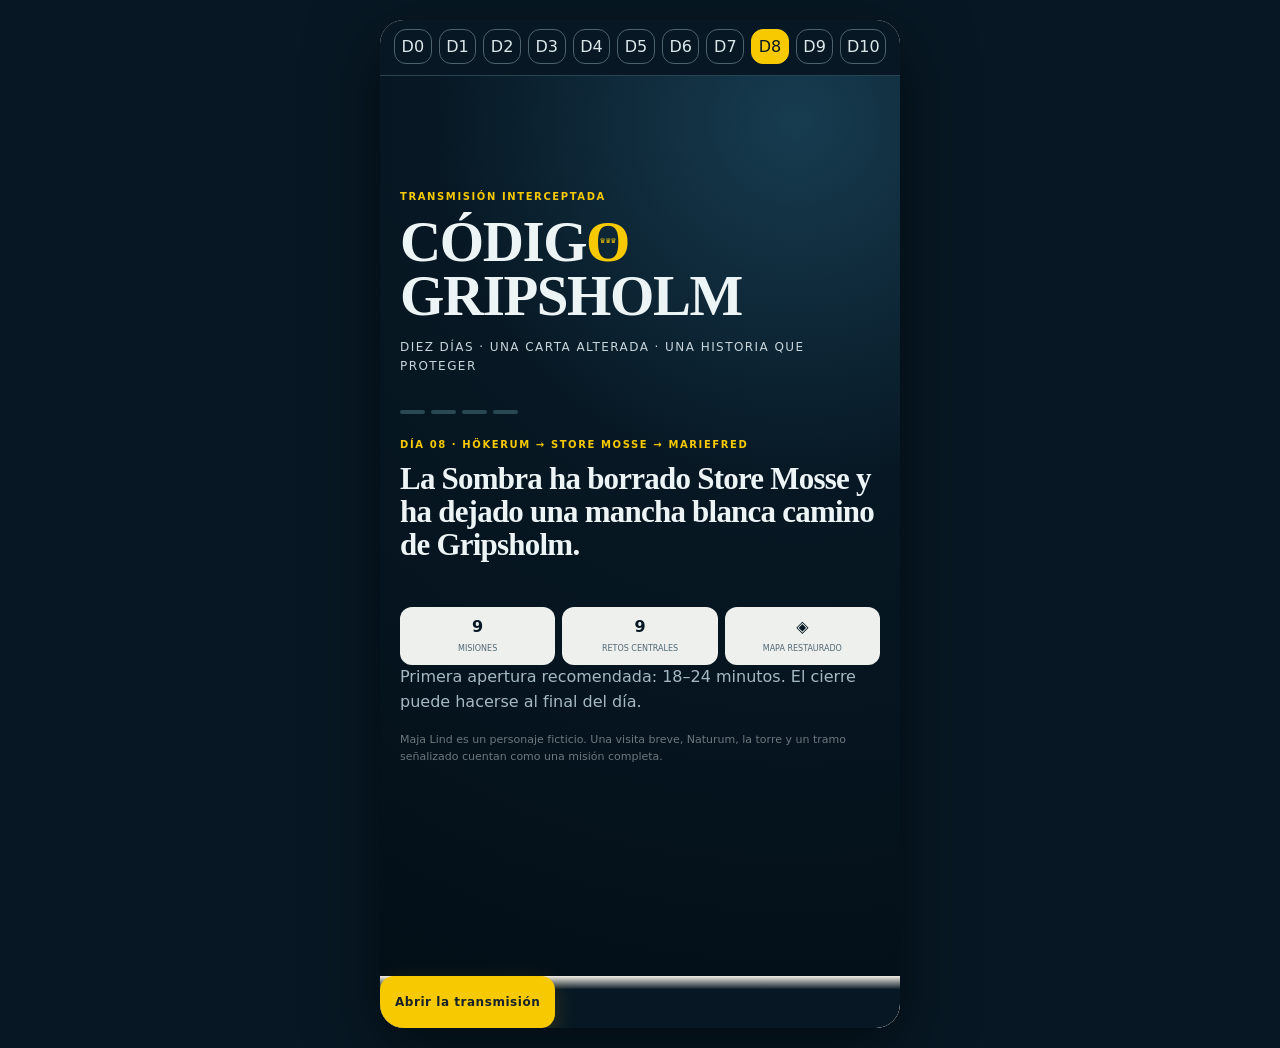
<file: dia8.html>
<!doctype html>
<html lang="es">
<head>
  <meta charset="utf-8">
  <meta name="viewport" content="width=device-width,initial-scale=1,viewport-fit=cover">
  <meta name="theme-color" content="#071824">
  <meta name="description" content="Código Gripsholm · Día 08 · El mapa que parecía vacío.">
  <title>Código Gripsholm · Día 08</title>
  <link rel="manifest" href="manifest.webmanifest">
  <link rel="stylesheet" href="styles.css?v=44">
</head>
<body>
  <div id="app" class="app">
    <header id="topbar" class="topbar" hidden>
      <button id="menu-btn" class="icon-btn" type="button" aria-label="Abrir misiones">☰</button>
      <div class="where"><small id="day-label">DÍA 08</small><strong id="mission-label">MISIÓN 1 DE 9</strong></div>
      <button id="fund-btn" class="fund-pill" type="button" aria-label="Ver evidencias recuperadas"><span id="fund-value">0</span><small id="fund-unit">/9 evidencias</small></button>
    </header>
    <div id="day-progress" class="day-progress" hidden><span id="day-progress-fill"></span></div>
    <main id="screen" class="screen" aria-live="polite"></main>
    <nav id="actions" class="actions" hidden aria-label="Acciones de la pantalla"></nav>
  </div>
  <dialog id="fund-dialog" class="sheet">
    <button class="close-sheet" data-close type="button" aria-label="Cerrar">×</button>
    <p class="kicker">EVIDENCIAS · DÍA 08</p>
    <h2 id="fund-dialog-title">0 de 8 evidencias recuperadas</h2><div class="meter"><span id="fund-meter"></span></div>
    <dl class="ledger" id="fund-ledger"></dl>
    <p class="fine">Cada evidencia conserva una idea útil para leer el siguiente lugar.</p>
  </dialog>
  <dialog id="menu-dialog" class="sheet menu-sheet">
    <button class="close-sheet" data-close type="button" aria-label="Cerrar">×</button>
    <p class="kicker">DÍA 08</p><h2>El mapa que parecía vacío</h2>
    <div id="mission-menu" class="mission-menu"></div>
    <a class="link-btn" href="dia7.html">Volver al Día 07</a>
    <button id="restart-btn" class="link-btn danger" type="button">Borrar el progreso del Día 08</button>
  </dialog>
  <script src="assets/data/nordic-map-data.js"></script>
  <script src="assets/data/world-map-data.js"></script>
  <script src="day8-v7-data.js?v=8-05"></script>
  <script src="connection-status.js?v=1"></script>
  <script src="app-dia1.js?v=44"></script>
</body>
</html>
</file>
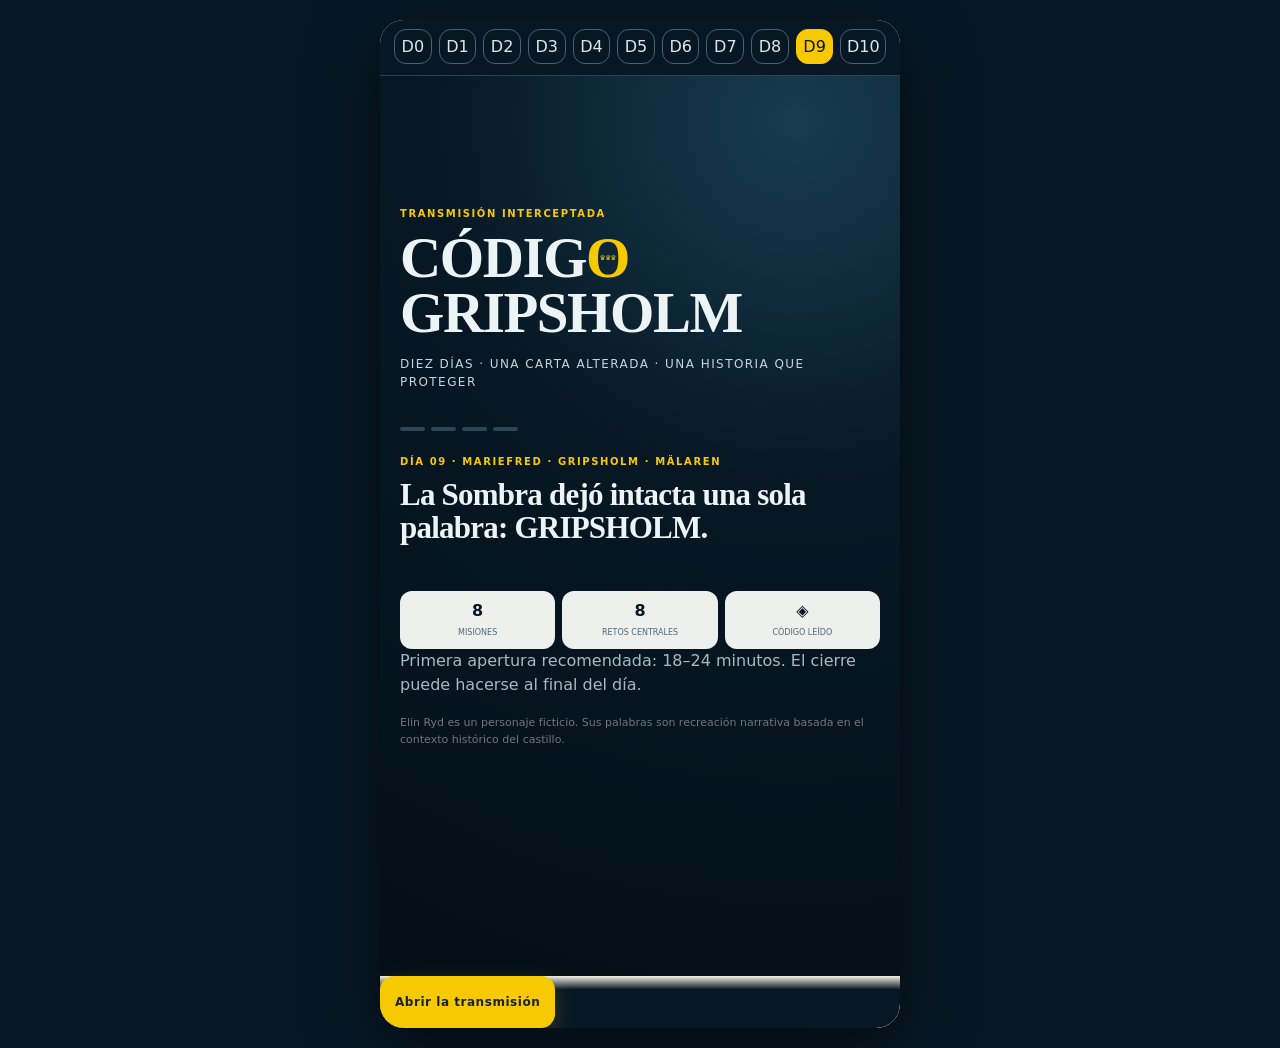
<file: dia9.html>
<!doctype html>
<html lang="es"><head>
  <meta charset="utf-8"><meta name="viewport" content="width=device-width,initial-scale=1,viewport-fit=cover">
  <meta name="theme-color" content="#071824"><meta name="description" content="Código Gripsholm · Día 09.">
  <title>Código Gripsholm · Día 09</title><link rel="manifest" href="manifest.webmanifest"><link rel="stylesheet" href="styles.css?v=47">
</head><body><div id="app" class="app">
  <header id="topbar" class="topbar" hidden><button id="menu-btn" class="icon-btn" type="button" aria-label="Abrir misiones">☰</button><div class="where"><small id="day-label">DÍA 09</small><strong id="mission-label">MISIÓN 1 DE 8</strong></div><button id="fund-btn" class="fund-pill" type="button" aria-label="Ver evidencias recuperadas"><span id="fund-value">0</span><small id="fund-unit">/8 evidencias</small></button></header>
  <div id="day-progress" class="day-progress" hidden><span id="day-progress-fill"></span></div><main id="screen" class="screen" aria-live="polite"></main><nav id="actions" class="actions" hidden aria-label="Acciones de la pantalla"></nav>
</div>
<dialog id="fund-dialog" class="sheet"><button class="close-sheet" data-close type="button" aria-label="Cerrar">×</button><p class="kicker">EVIDENCIAS · DÍA 09</p><h2 id="fund-dialog-title">0 de 8 evidencias recuperadas</h2><div class="meter"><span id="fund-meter"></span></div><dl class="ledger" id="fund-ledger"></dl><p class="fine">Cada evidencia conserva una idea útil para leer el lugar final.</p></dialog>
<dialog id="menu-dialog" class="sheet menu-sheet"><button class="close-sheet" data-close type="button" aria-label="Cerrar">×</button><p class="kicker">DÍA 09</p><h2>Las llaves de los Vasa</h2><div id="mission-menu" class="mission-menu"></div><a class="link-btn" href="dia8.html">Volver al Día 08</a><button id="restart-btn" class="link-btn danger" type="button">Borrar el progreso del Día 09</button></dialog>
  <script src="assets/data/nordic-map-data.js"></script><script src="assets/data/world-map-data.js"></script><script src="day9-v7-data.js?v=8-04"></script><script src="connection-status.js?v=1"></script><script src="app-dia1.js?v=47"></script>
</body></html>
</file>
<file: styles.css>
/* Día 09 · visuales narrativos: textos y fechas siguen en HTML para conservar precisión. */
.d9-story-art{margin:10px 0 14px;overflow:hidden;border:1px solid var(--line);border-radius:15px;background:#eee5d2}.d9-story-art img{display:block;width:100%;height:auto}.d9-comic-strip{border-color:#123347;background:#f3ead7}.d9-story-art figcaption{padding:7px 9px;color:var(--muted);font-size:9px;line-height:1.3}.d9-story-steps{display:grid;grid-template-columns:1fr 1fr;gap:7px}.d9-story-steps div,.d9-place-list div,.d9-lion-facts div{display:grid;gap:3px;padding:10px;border:1px solid #9fc2cd;border-radius:13px;background:#e7f1f2}.d9-story-steps b{color:var(--blue);font-size:14px}.d9-story-steps span,.d9-place-list span,.d9-lion-facts span{color:#526a73;font-size:10px;line-height:1.35}.d9-sture-compare{display:grid;grid-template-columns:1fr 1fr;gap:8px;margin:10px 0}.d9-sture-compare>div{display:grid;gap:5px;padding:12px;border:1px solid var(--line);border-radius:15px;background:#fffdf8}.d9-sture-compare b{color:var(--blue);font-size:11px;letter-spacing:.04em}.d9-sture-compare span,.d9-sture-compare small{font-size:10px;line-height:1.35;color:var(--muted)}.d9-sture-compare strong{font-size:12px}.d9-key-comic{display:grid;grid-template-columns:1fr auto;gap:6px;align-items:center;margin:12px 0}.d9-key-comic>div{display:grid;gap:2px;padding:10px;border:1px solid #9fc2cd;border-radius:13px;background:#e7f1f2}.d9-key-comic b{color:#fff;background:var(--blue);width:19px;height:19px;border-radius:50%;display:grid;place-items:center;font-size:10px}.d9-key-comic strong{font-size:10px;letter-spacing:.04em}.d9-key-comic span{font-size:10px;color:#526a73}.d9-key-comic i,.d9-word-chain i{font-style:normal;color:var(--blue);font-weight:900}.d9-word-chain{display:flex;align-items:stretch;gap:5px;margin:14px 0;overflow:auto}.d9-word-chain span{display:grid;gap:3px;min-width:105px;padding:9px;border-radius:11px;background:#fffdf8;border:1px solid var(--line)}.d9-word-chain b{font-size:10px}.d9-word-chain small{font-size:9px;color:var(--muted)}.d9-sweden-map{margin:8px 0;background:#eff5f4;border:1px solid #9fc2cd;border-radius:15px;overflow:hidden}.d9-sweden-map svg{display:block;width:100%;max-height:320px}.d9-map-dot circle{fill:#ffcf00;stroke:#092d3e;stroke-width:2}.d9-map-dot text{font-size:11px;font-weight:900;text-anchor:middle;fill:#092d3e}.d9-map-label{font-size:9px;font-weight:900;fill:#092d3e}.d9-place-list{display:grid;grid-template-columns:1fr 1fr;gap:7px}.d9-place-list b{font-size:10px;letter-spacing:.04em}.d9-family-tree{display:grid;gap:9px;margin:12px 0}.d9-person{display:grid;gap:3px;padding:11px;border:1px solid #9fc2cd;border-radius:13px;background:#e7f1f2;text-align:center}.d9-person b{font-size:11px;letter-spacing:.04em}.d9-person span,.d9-person small{font-size:10px;line-height:1.35;color:#526a73}.d9-person.root{margin-inline:18%;background:#fff4c8;border-color:#d3ad00}.d9-branch{display:grid;grid-template-columns:1fr 1fr;gap:8px;position:relative}.d9-branch::before{content:"";position:absolute;left:25%;right:25%;top:-7px;border-top:2px solid #8fb9c8}.d9-branch.outcome::before{border-top-style:dashed}.d9-lion-facts{display:grid;grid-template-columns:1fr 1fr;gap:7px}.d9-lion-facts b{font-size:10px;letter-spacing:.04em}
@media(max-width:390px){.d9-story-steps,.d9-lion-facts,.d9-sture-compare{grid-template-columns:1fr}.d9-key-comic{grid-template-columns:1fr}.d9-key-comic i{justify-self:center;transform:rotate(90deg)}.d9-place-list{grid-template-columns:1fr 1fr}.d9-person.root{margin-inline:10%}}

:root{
  --night:#071824;--night2:#102d3e;--paper:#f3efe6;--paper2:#fffdf8;--ink:#102331;
  --blue:#08699f;--yellow:#f7c900;--red:#922f3b;--green:#24735e;--muted:#6d787d;
  --line:rgba(16,35,49,.15);--safe:env(safe-area-inset-bottom,0px);
  font-family:Inter,ui-sans-serif,system-ui,-apple-system,BlinkMacSystemFont,"Segoe UI",sans-serif;
  color:var(--ink);background:var(--night)
}
*{box-sizing:border-box}[hidden]{display:none!important}html,body{margin:0;min-height:100%;background:var(--night)}body{min-height:100dvh}button{font:inherit;-webkit-tap-highlight-color:transparent}.app{position:relative;width:min(100%,520px);min-height:100dvh;margin:auto;background:var(--paper);box-shadow:0 20px 70px #0008;overflow-x:hidden}
.topbar{position:sticky;z-index:50;top:0;height:calc(66px + env(safe-area-inset-top));padding:env(safe-area-inset-top) 14px 0;display:grid;grid-template-columns:44px 1fr auto;align-items:center;gap:9px;color:#fff;background:rgba(7,24,36,.97);backdrop-filter:blur(15px)}
.connection-status{display:block;margin-top:2px;color:#9fb4bd;font-size:8px;font-weight:800;letter-spacing:.02em}.connection-status::before{display:inline-block;width:6px;height:6px;margin-right:4px;border-radius:50%;content:"";background:#45ad88}.connection-status[data-state="offline"]{color:#f2cf70}.connection-status[data-state="offline"]::before{background:#f2c94c}
.icon-btn{width:44px;height:44px;border:0;border-radius:14px;color:#fff;background:#ffffff12;font-size:21px}.where{display:flex;min-width:0;flex-direction:column}.where small{color:#91a7b3;font-size:9px;letter-spacing:.16em}.where strong{overflow:hidden;font-size:12px;letter-spacing:.03em;text-overflow:ellipsis;white-space:nowrap}.fund-pill{min-width:76px;padding:8px 11px;border:1px solid #f7c90055;border-radius:18px;color:#fff;background:#f7c90010}.fund-pill span{color:var(--yellow);font-size:16px;font-weight:900}.fund-pill small{margin-left:2px;color:#cfdae0;font-size:9px}.day-progress{position:sticky;z-index:49;top:calc(66px + env(safe-area-inset-top));height:3px;background:#29424f}.day-progress span{display:block;width:0;height:100%;background:var(--yellow);transition:width .35s}
.screen{min-height:100dvh;padding:25px 20px calc(112px + var(--safe));background:var(--paper)}.screen.dark{color:#edf4f6;background:radial-gradient(circle at 80% 5%,#173c50 0,var(--night) 38%,#030f17 100%)}.screen.result{background:linear-gradient(150deg,#f8f2e7,#e4eef1)}.screen.center{display:flex;flex-direction:column;justify-content:center}.kicker{margin:0 0 10px;color:var(--blue);font-size:10px;font-weight:900;letter-spacing:.16em;text-transform:uppercase}.dark .kicker{color:var(--yellow)}h1,h2,h3,p{margin-top:0}h1,h2{font-family:Georgia,"Times New Roman",serif;letter-spacing:-.025em}h1{font-size:clamp(38px,11vw,57px);line-height:.96}h2{font-size:31px;line-height:1.06}h3{font-size:17px;line-height:1.3}p{font-size:16px;line-height:1.55}.lead{font-size:19px;line-height:1.46}.muted{color:var(--muted)}.dark .muted{color:#a6b9c3}.note{padding:15px 17px;border-left:3px solid var(--yellow);background:#f7c90012;font-family:Georgia,serif;font-size:18px;line-height:1.45}.redacted{padding:2px 7px;color:#fff;background:var(--red);letter-spacing:.08em}.code-logo h1{margin-bottom:14px}.logo-o{position:relative;color:var(--yellow)}.logo-crowns{position:absolute;top:50%;left:50%;transform:translate(-50%,-50%);font-family:system-ui;font-size:7px;letter-spacing:-1px}.tagline{color:#c7d4da;font-size:12px;letter-spacing:.12em}.signal{display:flex;gap:6px;margin:23px 0}.signal i{width:25px;height:4px;border-radius:3px;background:#294854;animation:signal 1.2s ease-in-out infinite alternate}.signal i:nth-child(2){animation-delay:.15s}.signal i:nth-child(3){animation-delay:.3s}.signal i:nth-child(4){animation-delay:.45s}@keyframes signal{to{background:var(--yellow);transform:scaleX(1.2)}}
.speed-timer{display:inline-flex;align-items:center;gap:6px;margin:0 0 13px;padding:7px 11px;border:1px solid #d9ae00;border-radius:999px;color:#705500;background:#fff3be;font-size:13px;font-weight:800}.speed-timer b{font-size:18px;color:#17222a}\n.actions{position:fixed;z-index:60;bottom:0;left:50%;display:flex;width:min(100%,520px);padding:12px 20px calc(12px + var(--safe));transform:translateX(-50%);gap:9px;background:linear-gradient(0deg,var(--paper) 74%,transparent)}.actions.darkbar{background:linear-gradient(0deg,var(--night) 74%,transparent)}.primary,.secondary,.link-btn{min-height:52px;padding:12px 15px;border-radius:14px;font-size:12px;font-weight:900;letter-spacing:.045em}.primary{flex:1;border:0;color:#17222a;background:var(--yellow);box-shadow:0 8px 23px #f7c9002b}.primary:disabled{opacity:.4;box-shadow:none}.secondary{border:1px solid var(--line);color:var(--ink);background:var(--paper2)}.darkbar .secondary{border-color:#ffffff33;color:#fff;background:#ffffff0d}.link-btn{border:0;color:var(--blue);background:transparent}.danger{width:100%;margin-top:20px;color:var(--red)}
.hero-photo{position:relative;margin:0 -4px 23px;overflow:hidden;border-radius:22px;box-shadow:0 15px 38px #0005}.hero-photo img{display:block;width:100%;aspect-ratio:3/2;object-fit:cover}.hero-photo::after{position:absolute;inset:auto 0 0;height:35%;content:"";background:linear-gradient(transparent,#07182499)}.transmission{display:grid;grid-template-columns:auto 1fr;gap:6px 14px;margin:17px 0 25px;font-size:11px}.transmission dt{color:#77909d;letter-spacing:.09em}.transmission dd{margin:0;font-weight:800}.audio-inline{display:inline-flex;align-items:center;min-height:40px;padding:7px 12px;border:1px solid #ffffff2e;border-radius:12px;color:#fff;background:#ffffff0d;font-weight:800}.fragment-grid{display:grid;grid-template-columns:repeat(4,1fr);gap:6px;margin:20px 0}.fragment-grid span{height:52px;border:1px solid #f7c90055;border-radius:8px;background:#f7c9000a}.fragment-grid span:last-child{grid-column:2/4;border-color:var(--yellow);display:grid;place-items:center;color:var(--yellow);font-size:10px;font-weight:900}
.hero-photo.portrait-focus img{object-position:center 15%}
.culture-compare{display:grid;gap:14px;margin:18px 0}.culture-compare figure{margin:0;overflow:hidden;border:1px solid var(--line);border-radius:18px;background:var(--paper2)}.culture-compare img{display:block;width:100%;aspect-ratio:3/2;object-fit:cover}.culture-compare figure:nth-child(2) img{object-position:center 38%}.culture-compare figcaption{display:grid;gap:5px;padding:13px 14px}.culture-compare figcaption strong{color:var(--blue);font-size:11px;letter-spacing:.1em}.culture-compare figcaption span{font-size:13px;line-height:1.45}.culture-credit{margin-top:0!important}.culture-credit a{color:var(--blue);font-weight:800}
.helmet-gallery{display:grid;gap:13px;margin:18px 0}.helmet-gallery figure{display:grid;grid-template-columns:112px 1fr;min-height:112px;margin:0;overflow:hidden;border:1px solid var(--line);border-radius:18px;background:var(--paper2)}.helmet-gallery img{display:block;width:112px;height:112px;object-fit:cover}.helmet-gallery figure:nth-child(1) img{object-position:center}.helmet-gallery figure:nth-child(2) img{object-position:center}.helmet-gallery figure:nth-child(3) img{object-position:center 30%}.helmet-gallery figcaption{display:flex;flex-direction:column;justify-content:center;gap:6px;padding:15px}.helmet-gallery strong{font-size:12px;letter-spacing:.08em}.helmet-gallery span{color:var(--muted);font-size:13px;line-height:1.35}
.bird-gallery{display:grid;gap:13px;margin:18px 0}.bird-gallery figure{display:grid;grid-template-columns:112px 1fr;min-height:112px;margin:0;overflow:hidden;border:1px solid var(--line);border-radius:18px;background:var(--paper2)}.bird-gallery img{display:block;width:112px;height:112px;object-fit:cover}.bird-gallery figcaption{display:flex;flex-direction:column;justify-content:center;gap:6px;padding:15px}.bird-gallery strong{font-size:12px;letter-spacing:.08em}.bird-gallery span{color:var(--muted);font-size:13px;line-height:1.35}.d1-bloodbath-comic{display:grid;gap:14px;margin:14px 0 18px}.d1-bloodbath-comic figure{margin:0;overflow:hidden;border:2px solid #173b4a;border-radius:17px;background:#eee5d2;box-shadow:0 2px 7px #0b314522}.d1-bloodbath-comic img{display:block;width:100%;height:auto}.d1-bloodbath-comic figcaption{display:flex;flex-direction:column;gap:3px;padding:8px 10px;background:#f6f0dd;color:#315867;text-align:center}.d1-bloodbath-comic strong{font-size:10px;letter-spacing:.08em}.d1-bloodbath-comic span{font-size:10px;line-height:1.3;color:#526a73}
.mission-cover{padding:20px;border:1px solid var(--line);border-radius:23px;background:var(--paper2);box-shadow:0 12px 32px #1023310d}.mission-index{display:grid;place-items:center;width:42px;height:42px;margin-bottom:15px;border:1px solid var(--line);border-radius:50%;color:var(--blue);font-weight:900}.obstacle{margin-bottom:8px;color:var(--red);font-size:12px;font-weight:800}.mission-stats{display:grid;grid-template-columns:repeat(3,1fr);gap:7px;margin-top:20px}.mission-stats>div{padding:10px 5px;border-radius:12px;background:#edf0ed;text-align:center}.mission-stats strong{display:block;font-size:16px}.mission-stats small{color:var(--muted);font-size:8px;text-transform:uppercase}.fund-status{margin:18px 0 0;padding:13px 14px;border-left:3px solid var(--yellow);background:#f7c90013;font-size:13px;line-height:1.45}
.key-count{margin-bottom:9px;color:var(--blue);font-size:11px;font-weight:900;letter-spacing:.09em}.puzzle-card{margin:15px 0;padding:16px;border:1px solid var(--line);border-radius:18px;background:var(--paper2)}.evidence{display:grid;gap:8px;margin:18px 0}.evidence-row{display:grid;grid-template-columns:80px 1fr;align-items:center;padding:11px 12px;border-radius:12px;background:var(--paper2)}.evidence-row small{color:var(--muted);font-weight:800}.evidence-row strong{font-family:Georgia,serif;font-size:18px}.options{display:grid;gap:10px;margin:19px 0}.option{width:100%;min-height:57px;padding:13px 15px;border:1px solid var(--line);border-radius:15px;color:var(--ink);background:var(--paper2);text-align:left;font-weight:650;line-height:1.35}.option.selected{border-color:var(--blue);background:#e2eff5;box-shadow:inset 0 0 0 1px var(--blue)}.option.locked,.option.correct{border-color:var(--green);background:#e1f0e9}.option.locked::before{margin-right:7px;content:"✓";color:var(--green);font-weight:900}.option.wrong{border-color:var(--red);background:#f5e4e4}.option:disabled{color:inherit;opacity:1}.feedback{margin:20px 0 0;padding:16px;border-left:4px solid var(--green);border-radius:16px;background:#e1f0e9}.feedback.bad{border-color:var(--red);background:#f5e4e4}.feedback strong{display:block;margin-bottom:5px}.feedback p{margin:0;font-size:14px}.reward{margin-top:8px!important;color:var(--green);font-weight:900}.hint{margin:12px 0;padding:13px;border:1px dashed #922f3b77;border-radius:13px;color:#70333a;background:#922f3b0b;font-size:13px}details.dossier{margin:18px 0;border-top:1px solid var(--line);border-bottom:1px solid var(--line)}details.dossier summary{padding:14px 0;color:var(--blue);font-size:11px;font-weight:900;letter-spacing:.08em;cursor:pointer}details.dossier p{padding:0 3px 4px;font-size:14px}
.geo-map{position:relative;width:100%;margin:14px 0;border:1px solid #9fc2cd;border-radius:20px;overflow:hidden;background:#b8dbe5}.geo-map svg{display:block;width:100%;height:auto}.country{fill:#e4deca;stroke:#6d858d;stroke-width:.7;vector-effect:non-scaling-stroke}.country.dim{fill:#d6d6c8}.country.active{cursor:pointer}.country.active:hover,.country.active.chosen{fill:#f4d968}.country.solution{fill:#f7c900}.lake{fill:#76b8d0;stroke:#45889e;stroke-width:.6}.sea-label{fill:#26687d;font-size:8px;font-weight:800;letter-spacing:.04em}.place-label{fill:#163542;font-size:8px;font-weight:900}.target-dot{cursor:pointer;fill:#fff;stroke:#173d50;stroke-width:2}.target-dot.selected{fill:var(--yellow)}.target-dot.fixed{fill:var(--green);stroke:#fff}.target-number{pointer-events:none;fill:#173d50;font-size:8px;font-weight:900;text-anchor:middle;dominant-baseline:central}.target-number.fixed{fill:#fff}.map-caption{margin:-6px 0 10px;color:var(--muted);font-size:10px;text-align:center}.label-bank{display:flex;flex-wrap:wrap;gap:8px;margin:14px 0}.map-label-chip{min-height:40px;padding:8px 11px;border:1px solid var(--line);border-radius:12px;background:var(--paper2);font-size:12px;font-weight:800}.map-label-chip.selected{border-color:var(--blue);background:#e2eff5}.map-label-chip.fixed{border-color:var(--green);color:var(--green);background:#e1f0e9}.map-label-chip.fixed::before{margin-right:5px;content:"✓"}.map-label-chip:disabled{opacity:1}.insets{display:grid;grid-template-columns:1fr 1fr;gap:9px;margin-top:9px}.inset-target{min-height:64px;padding:10px;border:1px solid var(--line);border-radius:14px;background:#d6e8ed;text-align:center;font-size:11px}.inset-target.selected{box-shadow:inset 0 0 0 2px var(--blue)}.inset-target.fixed{color:#fff;background:var(--green)}.placement-progress{margin:12px 0;color:var(--blue);font-size:13px;font-weight:800}
.country-marker{cursor:pointer}.country-marker circle{fill:#fff;stroke:#173d50;stroke-width:2}.country-marker text{pointer-events:none;fill:#173d50;font-size:8px;font-weight:900;text-anchor:middle;dominant-baseline:central}.country-marker.chosen circle{fill:var(--yellow)}
.flag-grid{display:grid;grid-template-columns:repeat(2,1fr);gap:10px;margin:17px 0}.flag-card{padding:9px;border:1px solid var(--line);border-radius:14px;background:var(--paper2)}.flag-card.selected{border-color:var(--blue);box-shadow:inset 0 0 0 1px var(--blue)}.flag-card.fixed{border-color:var(--green);background:#e1f0e9}.flag{display:block;width:100%;aspect-ratio:8/5;overflow:hidden;border-radius:7px;box-shadow:inset 0 0 0 1px #0002}.flag svg{display:block;width:100%;height:100%}.flag-card small{display:block;padding-top:7px;color:var(--muted);font-weight:800}.timeline{position:relative;display:grid;gap:15px;margin:20px 0;padding-left:26px}.timeline::before{position:absolute;top:8px;bottom:8px;left:7px;width:2px;content:"";background:#93afba}.timeline-item{position:relative;padding:13px;border-radius:14px;background:var(--paper2)}.timeline-item::before{position:absolute;top:18px;left:-25px;width:11px;height:11px;border:3px solid var(--blue);border-radius:50%;content:"";background:var(--paper)}
.timer-card{padding:18px;border-radius:19px;color:#fff;background:var(--night);text-align:center}.timer-value{color:var(--yellow);font-family:ui-monospace,monospace;font-size:42px;font-weight:900}.flashcards{display:grid;gap:12px;margin:17px 0}.flashcard{min-height:128px;perspective:900px}.flash-inner{position:relative;height:128px;transform-style:preserve-3d;transition:transform .45s}.flashcard.flipped .flash-inner{transform:rotateY(180deg)}.flash-front,.flash-back{position:absolute;inset:0;display:grid;place-items:center;padding:16px;border:1px solid var(--line);border-radius:17px;background:var(--paper2);backface-visibility:hidden}.flash-front strong{font-family:Georgia,serif;font-size:32px}.flash-front small{position:absolute;bottom:10px;color:var(--muted)}.flash-back{grid-template-columns:1fr auto;transform:rotateY(180deg);text-align:left}.flash-back strong{display:block;font-size:20px}.flash-back span{color:var(--muted);font-size:12px}.round-btn{width:44px;height:44px;border:0;border-radius:50%;color:#fff;background:var(--night)}.record-tools{display:flex;align-items:center;flex-wrap:wrap;gap:9px;margin:15px 0}.recording{background:var(--red);animation:pulse 1s infinite}@keyframes pulse{50%{transform:scale(.9)}}.record-status{color:var(--muted);font-size:11px}
.mission-complete{text-align:center}.seal{display:grid;place-items:center;width:106px;height:106px;margin:7px auto 22px;border:2px solid var(--yellow);border-radius:50%;color:var(--yellow);background:var(--night);box-shadow:0 0 0 7px #f7c9001e;font-size:28px}.reward-ledger{margin:18px 0;border-top:1px solid var(--line)}.reward-ledger div{display:flex;justify-content:space-between;padding:11px 2px;border-bottom:1px solid var(--line)}.reward-ledger strong{color:var(--green)}.mission-progress{padding:14px;border-radius:14px;background:#e8ecea;font-size:13px}.correction-list{display:grid;gap:9px;margin:18px 0}.correction-item{display:grid;grid-template-columns:28px 1fr;gap:10px;padding:13px;border:1px solid var(--line);border-radius:14px;background:var(--paper2)}.correction-item.done{color:var(--green);background:#e1f0e9}.coordinate{margin:20px 0;padding:18px;border:1px solid #f7c90055;border-radius:16px;color:#e6f0f3;background:#0003;font-family:ui-monospace,monospace;line-height:1.8}.three-crowns{display:flex;justify-content:center;gap:10px;margin:18px 0;color:var(--yellow);font-size:32px}
.sheet{width:min(calc(100% - 18px),500px);max-height:84dvh;margin:auto auto 9px;padding:28px 22px calc(24px + var(--safe));border:0;border-radius:24px;background:var(--paper);box-shadow:0 20px 70px #0007}.sheet::backdrop{background:#010a10bd;backdrop-filter:blur(3px)}.close-sheet{position:absolute;top:12px;right:14px;width:40px;height:40px;border:0;border-radius:50%;background:#e4e2da;font-size:24px}.meter{height:9px;margin:16px 0 22px;border-radius:5px;background:#d6d7d2;overflow:hidden}.meter span{display:block;width:0;height:100%;background:var(--yellow)}.ledger{margin:0}.ledger div{display:flex;justify-content:space-between;padding:12px 0;border-top:1px solid var(--line)}.ledger dd{margin:0;font-weight:900}.fine{color:var(--muted);font-size:11px}.mission-menu{display:grid;gap:7px}.mission-menu button{display:grid;grid-template-columns:28px 1fr auto;align-items:center;width:100%;padding:12px;border:0;border-radius:12px;background:var(--paper2);text-align:left}.mission-menu button:disabled{opacity:.5}.mission-menu .done{color:var(--green)}.mission-menu small{color:var(--muted)}
/* Ajustes de legibilidad y cartografía v2 */
.fund-pill{min-width:103px;padding-inline:9px;white-space:nowrap}.fund-pill small{font-size:7.5px}
.mission-stats strong,.dark .mission-stats strong{color:#071824}.dark .mission-stats small{color:#526975}
.map-leader{stroke:#173d50;stroke-width:1.2;stroke-dasharray:2.5 2;vector-effect:non-scaling-stroke}.map-leader.puzzle{stroke-width:1.6}
.map-answer rect{fill:#fffdf5;stroke:#17644f;stroke-width:1.2}.map-answer text{fill:#0d493b;font-size:7.5px;font-weight:900;text-anchor:middle;dominant-baseline:central}
.map-inset{cursor:pointer}.map-inset>rect{fill:#d9e9ed;stroke:#173d50;stroke-width:1.2;stroke-dasharray:4 3}.map-inset.selected>rect{fill:#f7df74;stroke-width:2}.map-inset.fixed>rect{fill:#dcefe7;stroke:#17644f}.inset-shape,.inset-shape-dots circle{fill:#e8dfc8;stroke:#6d858d;stroke-width:.8}.inset-caption{fill:#173d50;font-size:6.5px;font-weight:900;letter-spacing:.04em}.solution-map .map-inset{cursor:default}.solution-map .map-inset>rect{fill:#f7f3e7;stroke:#17644f;stroke-dasharray:none}
.scene-card{margin:16px 0;padding:17px;border:1px solid #9fc2cd;border-radius:18px;background:#e4f0f3}.scene-card strong{display:block;margin-bottom:5px}.scene-card p{margin:0;color:#365763;font-size:13px}.scene-icon{display:grid;place-items:center;float:right;width:38px;height:38px;border-radius:50%;color:#fff;background:var(--blue);font-size:20px;font-weight:900}.use-options{grid-template-columns:repeat(3,1fr)}.use-options .option{min-height:52px;padding:10px 6px;text-align:center}.use-confirmed{margin-top:14px}
.correction-item,.dark .correction-item{color:#0b2532;background:#f4f3ed}.dark .correction-item strong{color:var(--blue)}
@media(max-width:370px){.fund-pill{min-width:91px}.fund-pill small{font-size:6.8px}.use-options{grid-template-columns:1fr}.screen{padding-inline:16px}}
@media(min-width:700px){body{padding:20px 0}.app{min-height:calc(100dvh - 40px);border-radius:24px;overflow:clip}.actions{bottom:20px;border-radius:0 0 24px 24px}}
@media(prefers-reduced-motion:reduce){*,::before,::after{animation-duration:.01ms!important;transition-duration:.01ms!important}}

/* Día 01 · ampliación cartográfica e histórica */
.geo-map .country{stroke:#526c75;stroke-width:1.15}.geo-map .lake{stroke:#39788f;stroke-width:.8}
.map-label-line{stroke:#173d50;stroke-width:.75;vector-effect:non-scaling-stroke}.map-marker.small{stroke-width:1.2}
.historic-zone{stroke-width:2;stroke-dasharray:5 3;vector-effect:non-scaling-stroke}.historic-zone.svear{fill:#f7c90075;stroke:#8f7400}.historic-zone.gotar{fill:#08699f55;stroke:#07577f}.historic-zone-label{fill:#071824;font-size:13px;font-weight:950;text-anchor:middle;dominant-baseline:middle;paint-order:stroke;stroke:#fff;stroke-width:4px}
.map-legend,.route-legend{display:flex;flex-wrap:wrap;justify-content:center;gap:8px 16px;margin:9px 0 14px;font-size:10px;font-weight:850}.map-legend span{display:flex;align-items:center;gap:5px}.map-legend i{width:17px;height:10px;border-radius:3px}.map-legend .svear{background:#f7c90099}.map-legend .gotar{background:#08699f77}
.sweden-regions-geo{margin:12px 0;overflow:hidden;border:1px solid #7aa1ad;border-radius:18px;background:#b9dde7}.sweden-regions-geo svg{display:block;width:100%;height:auto}.sweden-regions-geo .country{fill:#edf0e6;stroke:#7d9298;stroke-width:.65}.sweden-region{opacity:.72}.sweden-region.norrland{fill:#56819a}.sweden-region.svealand{fill:#7e9d6e}.sweden-region.gotaland{fill:#ac7b49}.sweden-outline{fill:none;stroke:#163e4c;stroke-width:1.7}.region-label{fill:#fffdf8;font-size:9px;font-weight:950;letter-spacing:.08em;text-anchor:middle;paint-order:stroke;stroke:#284b56;stroke-width:3px}.water-region-label{fill:#286d84;font-size:8px;font-weight:900;letter-spacing:.08em}.region-place{fill:#f5c500;stroke:#082b3b;stroke-width:2}.region-leader{fill:none;stroke:#082b3b;stroke-width:1.4}.region-place-label,.region-place-sub{fill:#082b3b;font-size:8px;font-weight:900;paint-order:stroke;stroke:#fffdf8;stroke-width:3px}.region-place-sub{font-size:7px;font-weight:700}.sweden-region-key{display:flex;flex-wrap:wrap;justify-content:center;gap:8px 14px;margin:9px 0;font-size:11px;font-weight:850}.sweden-region-key span{display:flex;align-items:center;gap:5px}.sweden-region-key i{width:16px;height:10px;border-radius:3px}.sweden-region-key .norrland{background:#56819a}.sweden-region-key .svealand{background:#7e9d6e}.sweden-region-key .gotaland{background:#ac7b49}
.viking-route-maps{display:grid;gap:12px}.viking-route-panel{padding:9px;border:1px solid var(--line);border-radius:15px;background:#fffdf8}.viking-route-panel>strong{display:block;color:var(--blue);font-size:10px;letter-spacing:.1em}.viking-route-panel .geo-map{margin-bottom:0}.route-legend span::before{display:inline-block;width:19px;margin-right:5px;border-top:3px dashed;content:""}.route-legend .east::before{border-color:#b62d3d}.route-legend .west::before{border-color:#08699f}.route-legend .atlantic::before{border-color:#24735e}
.ship-gallery{display:grid;grid-template-columns:repeat(3,1fr);gap:8px;margin:16px 0}.ship-type{padding:8px;border:1px solid #9fc2cd;border-radius:15px;background:#e7f1f2;text-align:center}.ship-type svg{display:block;width:100%;height:auto}.ship-type strong,.ship-type span{display:block}.ship-type strong{font-size:10px}.ship-type span{margin-top:4px;color:#526a73;font-size:9px;line-height:1.3}.ship-water{fill:none;stroke:#78b5c7;stroke-width:2}.ship-hull{fill:#7b5436;stroke:#37291d;stroke-width:2}.ship-hull.knarr{fill:#875f3e}.ship-hull.coast{fill:#9a7656}.ship-mast{fill:#d8b267;stroke:#4d3925;stroke-width:2;stroke-linejoin:round}.ship-oars path{stroke:#62452f;stroke-width:2}
.character-gallery{display:grid;grid-template-columns:1fr 1fr;gap:9px;margin:16px 0}.history-person{display:grid;grid-template-rows:112px auto auto 1fr;overflow:hidden;border:1px solid var(--line);border-radius:15px;background:var(--paper2)}.history-person img,.portrait-symbol{width:100%;height:112px;object-fit:cover;object-position:center 24%;background:#d7d0be}.portrait-symbol{display:grid;place-items:center;color:#9c7b00;font-size:38px}.history-person strong,.history-person span,.history-person small{padding-inline:10px}.history-person strong{padding-top:9px;font-family:Georgia,serif;font-size:15px}.history-person span{padding-top:3px;color:var(--blue);font-size:10px;font-weight:900}.history-person small{padding-top:6px;padding-bottom:10px;color:var(--muted);font-size:9px;line-height:1.35}.rune-card{background:linear-gradient(145deg,#ddd2b9,#f1ead8)!important}.rune-card em{margin-top:6px;color:#7c453e;font-size:8px}
@media(max-width:390px){.ship-gallery{grid-template-columns:1fr}.ship-type{display:grid;grid-template-columns:120px 1fr;align-items:center;text-align:left}.ship-type svg{grid-row:1/3}.character-gallery{grid-template-columns:1fr 1fr}}
/* Día 01 */
.day-switch{position:fixed;right:14px;top:max(14px,env(safe-area-inset-top));z-index:40;padding:9px 13px;border:1px solid rgba(247,201,0,.55);border-radius:999px;background:#071824;color:#f7c900;font:800 12px/1 var(--sans);letter-spacing:.12em;text-decoration:none;box-shadow:0 8px 24px rgba(0,0,0,.22)}
.stockholm-route,.city-puzzle{position:relative;min-height:340px;overflow:hidden;border:1px solid #83b5c8;border-radius:20px;background:linear-gradient(90deg,#acd7e5 0 19%,#eadfc3 19% 82%,#acd7e5 82%);margin:18px 0}
.stockholm-route:before,.city-puzzle:before{content:"";position:absolute;inset:9% 28% 8% 29%;border:2px solid #9e9276;border-radius:46% 38% 51% 37%;background:#e9dec0;transform:rotate(-7deg);box-shadow:inset 0 0 0 8px rgba(255,255,255,.16)}
.stockholm-route .water,.city-puzzle .water{position:absolute;z-index:1;color:#17607b;font:800 11px var(--sans);letter-spacing:.1em;writing-mode:vertical-rl;top:40%}
.stockholm-route .west,.city-puzzle .west{left:6%}.stockholm-route .east,.city-puzzle .east{right:6%}
.stockholm-route b{position:absolute;z-index:3;left:var(--x);top:var(--y);max-width:118px;padding:5px 7px;border-radius:7px;background:#fff;color:#092333;font:800 9px/1.15 var(--sans);transform:translate(-50%,-50%);box-shadow:0 2px 7px rgba(0,0,0,.15)}
.stockholm-route.compact{min-height:230px;margin:0}.stockholm-route.compact b{font-size:24px;background:#f7c900;border-radius:50%;width:44px;height:44px;display:grid;place-items:center}
.city-target{position:absolute;z-index:4;left:var(--x);top:var(--y);transform:translate(-50%,-50%);width:34px;height:34px;padding:0;border:2px solid #092d3e;border-radius:50%;background:#f7c900;color:#07202d;box-shadow:0 2px 6px rgba(0,0,0,.2)}
.city-target small{position:absolute;top:36px;left:50%;width:112px;transform:translateX(-50%);padding:4px;border-radius:5px;background:#fff;color:#063042;font:700 9px/1.1 var(--sans)}
.city-target.fixed{background:#187c6a;color:#fff;border-color:#fff}.city-target.selected{background:#fff}
.match-columns{display:grid;grid-template-columns:1fr 1fr;gap:10px;margin:18px 0}.match-columns>div{display:flex;flex-direction:column;gap:8px}.match-columns .option{height:100%;min-height:54px;font-size:13px;padding:11px}
.mini-baltic{display:grid;grid-template-columns:1fr auto auto auto 1fr;align-items:center;gap:7px;min-height:120px;color:#0b4156;background:#b8dce7;border-radius:14px;padding:12px;text-align:center}.mini-baltic b{font-size:11px}.mini-baltic i{font-size:9px}.mini-baltic strong{display:grid;place-items:center;width:44px;height:44px;border-radius:50%;background:#f7c900;font-size:26px}
.union-map{display:grid;grid-template-columns:repeat(3,1fr);gap:7px;text-align:center}.union-map span{padding:24px 5px;border-radius:45% 45% 15px 15px;background:#dbe7df;font:800 10px var(--sans)}.union-map strong{grid-column:1/-1;padding:10px;border:2px solid #c89f00;border-radius:999px;color:#755e00;font:800 11px var(--sans);letter-spacing:.1em}
@media(max-width:420px){.stockholm-route,.city-puzzle{min-height:310px}.stockholm-route b{max-width:92px;font-size:8px}.city-target small{width:90px;font-size:8px}.match-columns{gap:6px}.match-columns .option{font-size:11px;padding:8px}}
.stockholm-route,.city-puzzle{background:#b6d2d6 url("assets/images/gamla-stan-map.png") center/cover no-repeat}
.stockholm-route:before,.city-puzzle:before{display:none}
.stockholm-route .water,.city-puzzle .water{display:none}
.map-credit{margin:-12px 4px 14px;color:#64747b;font:600 10px/1.3 var(--sans);text-align:right}

/* Día 01 · relato V3 */
.speaker-chip{display:inline-flex;margin:0 0 14px;padding:7px 11px;border-radius:999px;color:#fff;background:var(--blue);font-size:10px;font-weight:900;letter-spacing:.08em;text-transform:uppercase}
.risk-indicator{display:grid;grid-template-columns:1fr auto;align-items:center;gap:5px 12px;margin:0 0 14px;padding:10px 12px;border:1px solid var(--line);border-radius:13px;background:#eef1ef}.risk-indicator span{font-size:8px;font-weight:900;letter-spacing:.12em}.risk-indicator strong{font-size:10px}.risk-indicator i{grid-column:1/-1;height:4px;border-radius:3px;background:#cdd5d4;overflow:hidden}.risk-indicator b{display:block;width:calc(var(--risk) * 12.5%);height:100%;background:var(--green)}.risk-medio b{background:#d59600}.risk-alto b,.risk-crítico b{background:var(--red)}.dark .risk-indicator{border-color:#ffffff2b;color:#fff;background:#ffffff0d}.dark .risk-indicator i{background:#ffffff20}
.character-strip{display:grid;grid-template-columns:78px 1fr;align-items:center;gap:13px;margin:0 0 15px;padding:9px;border:1px solid var(--line);border-radius:18px;background:var(--paper2)}
.character-strip img{width:78px;height:78px;border-radius:13px;object-fit:cover;object-position:center 30%}.character-strip figcaption{display:grid;gap:4px}.character-strip strong{font-family:Georgia,serif;font-size:22px}.character-strip span{color:var(--blue);font-size:9px;font-weight:900;letter-spacing:.1em;text-transform:uppercase}
.narrative-scene{margin:0 0 20px;padding:17px;border-left:4px solid var(--yellow);border-radius:0 17px 17px 0;background:#fffaf0;box-shadow:0 8px 22px #1023310a}.narrative-scene p{margin:7px 0 0;font-family:Georgia,serif;font-size:17px;line-height:1.5}.scene-signal{color:var(--red);font-size:9px;font-weight:900;letter-spacing:.13em}.branch-note{padding:10px 12px;border-radius:10px;color:#164b3e;background:#e1f0e9;font-size:13px!important;font-family:inherit!important;font-weight:750}
.character-note{border-color:#f7c90088!important}.character-note summary{color:var(--yellow)!important}.dark .character-note p{color:#dfe9ed}
.route-explorer{margin:14px 0}.route-map{min-height:360px}.route-pin{position:absolute;z-index:5;left:var(--x);top:var(--y);display:grid;place-items:center;width:35px;height:35px;transform:translate(-50%,-50%);border:3px solid #fff;border-radius:50%;color:#071824;background:var(--yellow);box-shadow:0 4px 12px #0006;font-weight:950}.route-pin.seen{color:#fff;background:var(--green)}
.route-detail{display:grid;grid-template-columns:38px 1fr;gap:11px;margin:12px 0;padding:14px;border:1px solid #ffffff2b;border-radius:15px;background:#ffffff0d}.route-detail p{margin:4px 0 0;font-size:13px}.route-number{display:grid;place-items:center;width:34px;height:34px;border-radius:50%;color:#071824;background:var(--yellow);font-weight:950}.dark .placement-progress{color:#b8ddea}
.onsite-choice{display:grid;grid-template-columns:1fr 1fr;gap:8px;margin:14px 0}.onsite-choice .secondary{min-height:46px;padding:8px;font-size:10px}.onsite-status{grid-column:1/-1;margin:0;color:var(--green);font-size:12px;font-weight:850}
.visual-evidence{margin:16px 0}.evidence-grid{display:grid;gap:8px}.evidence-grid.two{grid-template-columns:1fr 1fr}.evidence-grid.three{grid-template-columns:repeat(3,1fr)}.evidence-grid>div{display:flex;min-height:92px;flex-direction:column;justify-content:center;padding:12px;border:1px solid #9fc2cd;border-radius:15px;background:#e7f1f2;text-align:center}.evidence-grid b{font-size:11px;letter-spacing:.06em}.evidence-grid span{margin-top:5px;color:#526a73;font-size:10px;line-height:1.35}.dark .evidence-grid>div,.dark .evidence-grid b{color:var(--ink)}.dark .evidence-grid span{color:#526a73}
.peat-figure{width:100%;max-width:100%;min-width:0;margin:16px 0;overflow:hidden;border:1px solid #b8cbc7;border-radius:18px;background:#f8f6ed}.peat-figure img{display:block;width:100%;max-width:100%;height:auto;object-fit:contain}.peat-figure figcaption{padding:10px 12px;color:#526a73;font-size:11px;line-height:1.4}
.d8-mobile-figure{contain:layout paint;isolation:isolate}.d8-mobile-figure img{min-width:0;aspect-ratio:auto;image-rendering:auto}
.peat-mobile-sequence{display:grid;gap:9px;margin:15px 0}.peat-step{display:grid;grid-template-columns:44px 1fr;gap:11px;min-height:118px;padding:14px;border:1px solid #9ebec8;border-radius:17px;background:#edf5f4}.peat-step b{display:grid;place-items:center;align-self:start;width:36px;height:36px;border-radius:50%;background:#08749a;color:#fff;font-size:18px}.peat-step strong,.peat-step span{display:block}.peat-step strong{margin:3px 0 6px;color:#07384e;font-size:13px;letter-spacing:.06em}.peat-step span{font-size:13px;line-height:1.4}.peat-step.ice{background:linear-gradient(135deg,#ecf7fb,#d6ebf0)}.peat-step.lake{background:linear-gradient(135deg,#e7f4eb,#d5e9d8)}.peat-step.bog{background:linear-gradient(135deg,#edf0df,#d4dfbc)}.peat-mobile-sequence>i{justify-self:center;color:#08749a;font-size:23px;font-style:normal;font-weight:900}.peat-mobile-sequence>p{margin:2px 0 0;padding:11px 13px;border-left:4px solid #1e7d68;background:#e5f0eb;font-size:12px;line-height:1.4}.peat-mobile-layers{margin:15px 0;overflow:hidden;border:1px solid #9dbfc4;border-radius:18px;background:#f8f6ed}.peat-layer{display:grid;gap:4px;margin:0;padding:15px 16px}.peat-layer b{font-size:13px;letter-spacing:.06em}.peat-layer span{font-size:12px;line-height:1.35}.peat-layer.live{background:linear-gradient(180deg,#93b96e,#d3e3a7);color:#153c24}.peat-layer.recent{background:#718c51;color:#fff}.peat-layer.peat{min-height:125px;background:repeating-linear-gradient(8deg,#4b3325 0 13px,#604330 14px 25px);color:#fff}.peat-layer.water{background:linear-gradient(135deg,#7ac1d8,#2b869d);color:#fff}.peat-mobile-layers aside{padding:14px 16px;background:#fffdf8;font-size:12px;line-height:1.45}.peat-mobile-types{display:grid;gap:11px;margin:15px 0}.peat-type{position:relative;overflow:hidden;display:grid;gap:6px;min-height:160px;padding:16px;border:1px solid #9dbfc4;border-radius:17px;background:#edf4f1}.peat-type:after{content:"";position:absolute;right:-12px;bottom:-32px;width:120px;height:86px;border-radius:50% 50% 0 0;background:#493225;opacity:.95}.peat-type.low:before{content:"";position:absolute;right:26px;bottom:31px;width:76px;height:27px;border-radius:0 0 48% 48%;background:#3a9bb6}.peat-type.raised:before{content:"";position:absolute;right:20px;bottom:30px;width:105px;height:58px;border-radius:55% 55% 7px 7px;background:#4b3426}.peat-type.blanket:before{content:"";position:absolute;right:0;bottom:31px;width:150px;height:35px;border-radius:50% 0 0;background:#4b3426}.peat-rain{color:#277eaa;font-size:16px;letter-spacing:5px}.peat-type strong,.peat-type span,.peat-type i,.peat-type em{position:relative;z-index:1;max-width:62%}.peat-type strong{font-size:13px;letter-spacing:.06em}.peat-type span,.peat-type i{font-size:12px;line-height:1.35}.peat-type i{color:#4f686e}.peat-type em{padding:5px 7px;border-radius:7px;background:#ffdf62;color:#1b3540;font-size:9px;font-style:normal;font-weight:900;letter-spacing:.04em}.peat-mobile-timeline{display:grid;gap:9px;margin:15px 0;padding:0;list-style:none}.peat-mobile-timeline li{position:relative;display:grid;gap:5px;padding:14px 14px 14px 49px;border:1px solid #9dbfc4;border-radius:16px;background:#edf5f4}.peat-mobile-timeline li:before{content:"";position:absolute;left:16px;top:16px;width:18px;height:18px;border:4px solid #fff;border-radius:50%;background:#08749a;box-shadow:0 0 0 2px #08749a}.peat-mobile-timeline b{font-size:12px;letter-spacing:.06em}.peat-mobile-timeline span{font-size:13px;line-height:1.4}.peat-mobile-timeline .ice{background:#e4f1f5}.peat-mobile-timeline .lake{background:#e3f0e9}.peat-mobile-timeline .dry{background:#f1e8cf}.peat-mobile-timeline .wet{background:#dbeadd}.peat-mobile-timeline .depth{background:#e7dfd3}.peat-mobile-timeline .depth:before{background:#76553a;box-shadow:0 0 0 2px #76553a}@media(max-width:420px){.peat-step{min-height:105px;padding:12px}.peat-layer{padding:13px}.peat-type{min-height:150px}.peat-type strong,.peat-type span,.peat-type i,.peat-type em{max-width:64%}}
.d8-comic{display:grid;grid-template-columns:1fr;gap:14px;margin:16px 0}.d8-comic figure{margin:0;overflow:hidden;border:1px solid #7c9cab;border-radius:17px;background:#f6f0dd;box-shadow:0 2px 7px #0b31451a}.d8-comic img{display:block;width:100%;max-width:100%;height:auto}.d8-comic figcaption{padding:8px 10px;color:#315867;font-size:9px;font-weight:900;letter-spacing:.08em;text-align:center}
.evidence-photo{min-height:210px;padding:18px;border:1px solid #9fc2cd;border-radius:18px;background:#d7e7e9;text-align:center}.evidence-photo>b{display:block;margin:12px 0 4px;font-family:Georgia,serif;font-size:20px}.evidence-photo p{margin:0;font-size:12px}.stones-evidence .building{display:block;width:70%;height:120px;margin:auto;border-radius:4px 4px 0 0;background:radial-gradient(circle,#eee7cf 0 3px,transparent 4px) 8px 8px/24px 24px,#983d35;box-shadow:inset 0 -12px #71322d}.choir-evidence span{display:block;width:160px;height:120px;margin:auto;border:7px double #9d967e;border-radius:50% 50% 15% 15%;transform:perspective(180px) rotateX(35deg)}.crowns-evidence span{display:block;padding:35px 0;color:#d4a900;font-size:37px;text-shadow:0 2px #fff}
.map-card{padding:12px}.map-card .geo-map{margin:8px 0}.map-water{fill:#b8dbe5}.map-marker{fill:var(--yellow);stroke:#092d3e;stroke-width:2}.map-label{fill:#092d3e;font-size:8px;font-weight:900;paint-order:stroke;stroke:#fff;stroke-width:3px;stroke-linejoin:round}.route-line{fill:none;stroke:#b62d3d;stroke-width:3;stroke-linecap:round;stroke-dasharray:7 4;vector-effect:non-scaling-stroke}.route-line.east{stroke:#b62d3d}.route-line.west{stroke:#08699f}.route-line.atlantic{stroke:#24735e}.route-line.ski{stroke:#08699f}.route-line.run{stroke:#b62d3d}.route-distance{fill:#071824;font-size:8px;font-weight:950;paint-order:stroke;stroke:#fff;stroke-width:3px}.route-key{fill:#071824;font-size:7px;font-weight:900;paint-order:stroke;stroke:#fff;stroke-width:3px}.aland-flag{display:grid;grid-template-columns:70px 1fr;gap:2px 10px;align-items:center}.aland-flag span{grid-row:1/3}.aland-flag svg{display:block;width:70px;border-radius:6px}.aland-flag b{align-self:end}.aland-flag small{align-self:start;color:var(--muted)}
.map-water-name{fill:#17627d;font-size:9px;font-weight:900;letter-spacing:.08em;paint-order:stroke;stroke:#dff2f7;stroke-width:2px}
.order-list{display:grid;gap:8px;margin:18px 0}.order-item{display:grid;grid-template-columns:32px 1fr auto;align-items:center;gap:9px;padding:11px;border:1px solid var(--line);border-radius:14px;background:var(--paper2)}.order-item>span{display:grid;place-items:center;width:28px;height:28px;border-radius:50%;color:#fff;background:var(--blue);font-weight:900}.order-item strong{font-size:13px;line-height:1.35}.order-item div{display:flex;gap:3px}.order-item button{width:32px;height:32px;border:1px solid var(--line);border-radius:8px;background:#eef2f1;font-weight:900}
.story-options .option{color:#fff;background:#ffffff10;border-color:#ffffff35}.story-options .option.selected{color:#071824;background:var(--yellow);border-color:var(--yellow)}
.speech-card{margin:18px 0}.speech-card .flashcard{position:relative;display:grid;width:100%;min-height:150px;padding:0;border:0;border-radius:18px;background:transparent;transform-style:preserve-3d;-webkit-transform-style:preserve-3d;transition:transform .45s}.speech-card .flashcard.flipped{transform:rotateY(180deg)}.speech-card .flashcard>span{position:absolute;inset:0;display:flex;flex-direction:column;align-items:center;justify-content:center;padding:20px;border:1px solid var(--line);border-radius:18px;background:var(--paper2);backface-visibility:hidden;-webkit-backface-visibility:hidden;transform:translateZ(1px)}.speech-card .flash-back-speech{transform:rotateY(180deg) translateZ(1px)!important;background:#e2eff5!important}.speech-card .flashcard strong{font-family:Georgia,serif;font-size:27px;text-align:center}.speech-card .flashcard small{margin-bottom:8px;color:var(--muted);font-size:10px;font-weight:900;letter-spacing:.1em}.speech-card .flashcard em{margin-top:10px;color:var(--muted);font-size:12px;font-style:normal;line-height:1.4;text-align:center}.speech-controls{display:grid;grid-template-columns:1fr 1fr;gap:8px;margin-top:10px}.speech-controls button{min-height:43px;padding:8px;border:1px solid var(--line);border-radius:12px;background:var(--paper2);font-size:11px;font-weight:850}.speech-controls button:first-child{grid-column:1/-1;background:#e2eff5}
.race-compare{display:grid;gap:12px;margin:16px 0}.race-compare article{padding:11px;border:1px solid var(--line);border-radius:18px;background:var(--paper2)}.race-compare article .geo-map{margin:5px 0 10px}.race-compare article>strong,.race-compare article>small{display:block}.race-compare article>small{margin-top:4px;color:var(--muted)}.distance-compare{display:grid;gap:7px;padding:14px;border-radius:15px;background:#e6eceb}.distance-compare span{display:block;width:var(--w);min-width:47%;padding:7px;border-radius:6px;color:#fff;background:var(--blue);font-size:9px;font-weight:900;white-space:nowrap}.distance-compare span+span{background:var(--red)}
.history-timeline{display:grid;grid-template-columns:1fr;gap:12px;margin:22px 0}.history-timeline div{display:grid;grid-template-columns:1fr;gap:5px;min-height:0;padding:16px 18px;border:1px solid var(--line);border-radius:17px;background:#fffdf8;color:var(--ink);text-align:left}.history-timeline strong{display:block;min-height:0;padding:0;border-radius:0;color:var(--ink);background:transparent;font:800 16px/1.25 var(--sans);text-align:left}.history-timeline span{color:var(--ink);font-size:14px;line-height:1.45}.history-timeline i{display:none}.solution-visual{padding:11px}.solution-visual>.puzzle-card{margin:0;border:0;padding:0}
@media(max-width:390px){.evidence-grid.three{grid-template-columns:1fr}.evidence-grid.three>div{min-height:65px}.onsite-choice{grid-template-columns:1fr}.speech-controls{grid-template-columns:1fr}.speech-controls button:first-child{grid-column:auto}.route-map{min-height:320px}.map-label{font-size:7px}.history-timeline{grid-template-columns:1fr}.history-timeline i{transform:rotate(90deg)}}

.gustav-evidence,.vasa-brief{display:grid;grid-template-columns:110px 1fr;gap:14px;align-items:start;margin:16px 0;padding:14px;border:1px solid var(--line);border-radius:18px;background:#fffdf8}
.gustav-evidence>img,.vasa-brief>img{width:110px;aspect-ratio:3/4;object-fit:cover;border:1px solid #b9c7ca;border-radius:12px}

/* Día 02 */
.day2-city-map{position:relative;min-height:390px;margin:18px 0;overflow:hidden;border:1px solid #83b5c8;border-radius:20px;background:#b8dbe5}
.day2-city-map:before,.day2-city-map:after{display:none}
.day2-city-map .route-pin,.day2-city-map b{z-index:3}.compact-map{min-height:300px}.compact-map b{position:absolute;left:var(--x);top:var(--y);max-width:105px;padding:5px 7px;transform:translate(-50%,-50%);border-radius:7px;color:#092333;background:#fff;font:800 9px/1.15 var(--sans);box-shadow:0 2px 7px #0003}
.schematic-map{position:absolute;inset:0;width:100%;height:100%}.schem-water{fill:#b8dbe5}.schem-land{fill:#e7dfc8;stroke:#467887;stroke-width:1.4}.schem-island,.schem-islands ellipse,.aland-cluster ellipse{fill:#e7dfc8;stroke:#467887;stroke-width:1.2}.schem-road{fill:none;stroke:#fff;stroke-width:3;stroke-linecap:round;opacity:.7}.schem-area,.schem-country{fill:#356272;font:900 9px var(--sans);letter-spacing:.08em}.schem-water-label{fill:#17607b;font:800 8px var(--sans);letter-spacing:.08em}.schem-arrow{fill:none;stroke:#17607b;stroke-width:2;marker-end:url(#arrow)}.schem-route{fill:none;stroke:#0b719b;stroke-width:3;stroke-dasharray:7 5;stroke-linecap:round}.schem-route.sunk-route{stroke:#a33243;stroke-width:4;stroke-dasharray:none}.schem-leader{stroke:#365f6d;stroke-width:1}.schem-point{fill:var(--yellow);stroke:#092d3e;stroke-width:2}.schem-point.danger{fill:#a33243}.schem-label{fill:#092d3e;font:900 8px var(--sans);paint-order:stroke;stroke:#fff;stroke-width:3px;stroke-linejoin:round}.regional-schematic{position:relative;min-height:330px;margin:10px 0;overflow:hidden;border:1px solid #83b5c8;border-radius:18px;background:#b8dbe5}.city-map-key{display:grid;grid-template-columns:1fr 1fr;gap:5px 10px;margin:10px 0}.city-map-key span{display:flex;align-items:center;gap:6px;color:inherit;font-size:9px;font-weight:850}.city-map-key b,.map-number{display:grid;place-items:center;width:23px;height:23px;flex:0 0 23px;border:2px solid #fff;border-radius:50%;color:#082434;background:var(--yellow);box-shadow:0 2px 5px #0004;font-size:10px}.map-number{position:absolute;z-index:4;left:var(--x);top:var(--y);transform:translate(-50%,-50%)}.vasa-route-sequence{display:grid;grid-template-columns:repeat(4,1fr);gap:6px;margin:14px 0}.vasa-route-sequence span{padding:9px 5px;border:1px solid #8da9b0;border-radius:12px;background:#f8f5e9;text-align:center;font-size:9px;font-weight:900}.vasa-route-sequence b{display:grid;place-items:center;width:23px;height:23px;margin:0 auto 5px;border-radius:50%;color:#082434;background:var(--yellow)}.vasa-route-sequence small{color:var(--muted);font-size:7px}.vasa-route-sequence .sunk{border-color:#9f3543;background:#f5dfe1}.vasa-route-sequence .sunk b{color:#fff;background:#9f3543}
.explore-grid{display:grid;gap:9px;margin:18px 0}.explore-item{display:grid;grid-template-columns:38px 1fr;gap:2px 10px;align-items:center;width:100%;min-height:70px;padding:12px;border:1px solid var(--line);border-radius:15px;color:var(--ink);background:var(--paper2);text-align:left}.explore-item>span{grid-row:1/3;display:grid;place-items:center;width:34px;height:34px;border-radius:50%;color:#fff;background:var(--blue);font-weight:900}.explore-item strong{font-size:13px}.explore-item small{color:var(--muted);font-size:11px;line-height:1.35}.explore-item.opened{border-color:var(--green);background:#e1f0e9}.explore-item.opened>span{background:var(--green)}
.map-tabs{display:grid;gap:10px;margin:16px 0}.map-tabs details{padding:13px;border:1px solid var(--line);border-radius:16px;background:var(--paper2)}.map-tabs summary{color:var(--blue);font-size:11px;font-weight:900;letter-spacing:.09em;cursor:pointer}.map-tabs p{font-size:13px}.map-tabs .geo-map{margin:13px 0}
.vasa-photo{margin:16px 0;overflow:hidden;border:1px solid var(--line);border-radius:18px;background:var(--paper2)}.vasa-photo img{display:block;width:100%;max-height:330px;object-fit:cover}.vasa-photo figcaption{padding:12px 14px;color:var(--muted);font-size:11px;line-height:1.4}.food-photo img{aspect-ratio:4/3;object-fit:cover}
.stability-demo{position:relative;min-height:230px;margin:18px 0;padding:18px;border-radius:18px;background:linear-gradient(#c5e1e8 0 66%,#83b8c7 67%);overflow:hidden;text-align:center}.mini-ship{position:absolute;left:50%;bottom:43px;width:220px;height:75px;transform:translateX(-50%) rotate(-8deg);transform-origin:center bottom;animation:shiprock 3s ease-in-out infinite}.mini-ship i{position:absolute;inset:28px 0 0;border-radius:0 0 70% 70%;background:#694a34;clip-path:polygon(0 0,100% 0,84% 100%,18% 100%)}.mini-ship b{position:absolute;top:38px;left:0;right:0;color:#fff}.crew-dots{position:absolute;left:50%;bottom:105px;display:flex;flex-wrap:wrap;width:180px;transform:translateX(-50%);gap:3px}.crew-dots span{width:7px;height:7px;border-radius:50%;background:#922f3b}.stability-demo>strong{position:absolute;right:0;bottom:12px;left:0;font-size:10px}@keyframes shiprock{50%{transform:translateX(-50%) rotate(8deg)}}
.evidence-grid.four{grid-template-columns:repeat(4,1fr)}.evidence-grid.four>div{min-height:75px;padding:7px}.water-compare{display:grid;grid-template-columns:repeat(3,1fr);gap:7px;margin:17px 0}.water-compare div{padding:18px 6px;border-radius:15px;color:#fff;background:#196a8a;text-align:center}.water-compare div:first-child{background:#07527e}.water-compare div:last-child{color:#163542;background:#b6dce7}.water-compare .active{box-shadow:inset 0 0 0 4px var(--yellow)}.water-compare b,.water-compare span{display:block;font-size:10px}.water-compare span{margin-top:5px}
.salvage-diagram{position:relative;min-height:250px;margin:18px 0;border-radius:18px;background:linear-gradient(#b8dbe5 0 27%,#306a79 28% 72%,#705f49 73%);overflow:hidden}.pontoon{position:absolute;top:42px;width:82px;padding:11px;border-radius:8px;color:#fff;background:#b14c35;text-align:center;font-weight:900}.pontoon:first-child{left:23px}.pontoon:nth-child(2){right:23px}.wreck{position:absolute;bottom:37px;left:50%;width:190px;padding:24px;transform:translateX(-50%);border-radius:45% 45% 60% 60%;color:#ead9b7;background:#49392b;text-align:center;font-family:Georgia,serif;font-size:24px}.cables:before,.cables:after{position:absolute;top:75px;bottom:57px;width:3px;content:"";background:#d4d1bd}.cables:before{left:75px;transform:rotate(-18deg)}.cables:after{right:75px;transform:rotate(18deg)}.salvage-diagram small{position:absolute;right:0;bottom:8px;left:0;color:#fff;text-align:center}
.wood-compare{display:grid;grid-template-columns:1fr 1fr;gap:9px;margin:17px 0}.wood-compare div{min-height:120px;padding:20px 12px;border-radius:15px;color:#fff;background:linear-gradient(135deg,#2d2019,#76543b);text-align:center}.wood-compare div+div{color:#3d3025;background:linear-gradient(135deg,#d6b986,#f0deba)}.wood-compare b,.wood-compare span{display:block}.wood-compare span{margin-top:8px;font-size:10px}
.garden-diagram{display:grid;grid-template-columns:1fr 1fr;gap:8px;margin:17px 0;padding:12px;border-radius:18px;background:#dfead5}.garden-diagram span{display:grid;place-items:center;min-height:90px;padding:10px;border:1px solid #94aa7f;border-radius:50% 50% 14px 14px;background:#f6f0dc;font-size:10px;font-weight:900}.abba-letters{display:grid;grid-template-columns:repeat(4,1fr);gap:7px;margin:12px 0}.abba-letters b{display:grid;place-items:center;aspect-ratio:1;border-radius:50%;color:var(--yellow);background:var(--night);font-family:Georgia,serif;font-size:28px}
.island-scenes{display:grid;grid-template-columns:repeat(4,1fr);gap:7px;margin:17px 0}.island-scenes>div{display:grid;place-items:center;min-height:120px;padding:8px;border-radius:15px;background:linear-gradient(#b8dbe5 0 45%,#6d9471 46%);text-align:center}.island-scenes i{position:relative;width:52px;height:24px;border-radius:50%;background:#78826f}.island-scenes .house:after{position:absolute;left:17px;bottom:9px;width:20px;height:19px;content:"";background:#9b4036;clip-path:polygon(50% 0,100% 42%,87% 42%,87% 100%,13% 100%,13% 42%,0 42%)}.island-scenes .pier:after{position:absolute;left:23px;top:12px;width:5px;height:35px;content:"";background:#6f4a2e}.island-scenes .town:after{position:absolute;left:7px;bottom:9px;width:39px;height:25px;content:"";background:repeating-linear-gradient(90deg,#a34b3c 0 8px,#e5d19c 8px 13px)}.island-scenes span{margin-top:6px;color:#fff;font-size:9px;font-weight:900}
.archipelago-compare{display:grid;grid-template-columns:1fr 1fr;gap:10px;margin:17px 0}.archipelago-compare article{padding:12px;border:1px solid var(--line);border-radius:17px;background:var(--paper2);text-align:center}.canary-shapes,.stockholm-dots{position:relative;height:160px;margin:9px 0;border-radius:12px;background:#b8dbe5}.canary-shapes{display:flex;flex-wrap:wrap;align-items:center;justify-content:center;gap:9px}.canary-shapes i{width:20px;height:35px;border-radius:48% 52% 62% 38%;background:#7d8a63;transform:rotate(25deg)}.stockholm-dots i{position:absolute;left:var(--x);top:var(--y);width:var(--s);height:calc(var(--s) * .65);border-radius:50%;background:#7d8a63}.archipelago-compare small{color:var(--muted);font-size:9px}
.harbour-route{position:relative;display:grid;grid-template-columns:auto 1fr auto;align-items:center;min-height:140px;padding:20px;border-radius:15px;background:#b8dbe5}.harbour-route:before{position:absolute;right:12%;bottom:20px;left:12%;height:5px;content:"";background:repeating-linear-gradient(90deg,#b62d3d 0 12px,transparent 12px 20px)}.harbour-route span{z-index:1;padding:8px;border-radius:8px;background:#fff;font-size:9px;font-weight:900}.harbour-route i{text-align:center;font-size:9px}.harbour-route b{position:absolute;bottom:28px;left:54%;color:#fff;background:#713f2b;padding:5px 14px;transform:rotate(-8deg)}
.viewpoint-map{display:grid;gap:10px;margin:14px 0;padding:17px;border-radius:17px;background:linear-gradient(90deg,#96bed0,#c7dce1,#88b8c8)}.viewpoint-map div{display:grid;gap:4px;padding:13px;border-radius:12px;background:#fff}.viewpoint-map div:first-child{text-align:left}.viewpoint-map div:last-child{text-align:right}.viewpoint-map span{color:var(--muted);font-size:10px}.final-record{display:grid;gap:8px;margin:17px 0}.final-record>div{display:flex;justify-content:space-between;gap:10px;padding:12px;border-left:4px solid var(--green);background:#e1f0e9;color:#082b3b!important}.final-record>div b,.final-record>div span{font-size:10px;color:#082b3b!important}.final-record del{padding:18px;color:#fff;background:var(--red);font-size:19px;font-weight:900;letter-spacing:.15em;text-align:center;text-decoration-thickness:4px}
@media(max-width:390px){.day2-city-map{min-height:340px}.evidence-grid.four,.island-scenes{grid-template-columns:1fr 1fr}.archipelago-compare{grid-template-columns:1fr}.archipelago-compare .canary-shapes,.archipelago-compare .stockholm-dots{height:120px}.final-record>div{display:grid}.map-tabs p{font-size:12px}.vasa-route-sequence{grid-template-columns:1fr 1fr}.regional-schematic{min-height:300px}.city-map-key{grid-template-columns:1fr 1fr}}
.next-day-link{display:block;margin:20px 0 4px;padding:16px;border-radius:14px;color:#17222a;background:var(--yellow);font-size:12px;font-weight:900;letter-spacing:.05em;text-align:center;text-decoration:none}
.gustav-evidence .evidence-grid{margin:0}.gustav-evidence>small{grid-column:1/-1;color:var(--muted);line-height:1.45}.vasa-brief{text-align:left}.vasa-brief p{margin:.45rem 0;font-size:.94rem;line-height:1.48}
@media(max-width:520px){.gustav-evidence,.vasa-brief{grid-template-columns:82px 1fr;gap:10px;padding:10px}.gustav-evidence>img,.vasa-brief>img{width:82px}}

/* Día 03 */
.d3-route-map{min-height:340px}.d3-regional .schem-land,.d3-city .schem-land{fill:#e8e0c9}.d3-lake{fill:#abd5e4;stroke:#39748a;stroke-width:1.2}.d3-lake.big{stroke-width:1.6}.d3-river{fill:none;stroke:#3186a4;stroke-width:7;stroke-linecap:round}.d3-river-wide{fill:none;stroke:#a9d7e7;stroke-width:44;stroke-linecap:round}.d3-road{fill:none;stroke:#d59e00;stroke-width:4;stroke-dasharray:8 5;stroke-linecap:round}.forest-zone path{fill:#628a66;opacity:.72;stroke:#2d5e49;stroke-width:1.5}.d3-code-label{font:700 9px system-ui,sans-serif;fill:#0b3140;letter-spacing:.4px}.d3-code-label.strong{fill:#fff;font-size:12px}.castle-island{fill:#d7cda9;stroke:#366f83;stroke-width:2}.castle-shape{fill:#8f8268;stroke:#09283a;stroke-width:2}.d3-city-labels text{font:700 9px system-ui,sans-serif;fill:#09283a;paint-order:stroke;stroke:#fff;stroke-width:3px}.trade-sea{fill:#abd5e4;stroke:#39748a;stroke-width:1.5}.d3-zone rect{fill:#e4bd57;stroke:#765a17;stroke-width:1.5}.d3-zone rect.holstein{fill:#c99869}.word-lock{display:grid;grid-template-columns:1fr auto 1fr auto 1.3fr;gap:8px;align-items:center;padding:18px;border-radius:20px;background:#e8f2f2;text-align:center}.word-lock span,.word-lock strong{display:flex;flex-direction:column;justify-content:center;min-height:76px;border:1px solid #91bdc9;border-radius:14px;font:800 1.15rem system-ui,sans-serif;color:#082b3b}.word-lock small{font-size:.72rem;font-weight:500;color:#5b6d73}.word-lock b{color:#d39e00}.d3-mark{display:flex;flex-direction:column;align-items:center;gap:5px;padding:28px;border-radius:22px;background:#082a3a;color:#ffd000;font:800 1rem system-ui,sans-serif}.d3-mark strong{font:800 2.2rem Georgia,serif;color:#fff}.d3-mark small{color:#b9ced7;font-weight:500}.trade-chain,.succession-flow{display:flex;align-items:stretch;justify-content:center;gap:8px;flex-wrap:wrap;padding:14px}.trade-chain span,.succession-flow span{flex:1 1 120px;padding:18px 10px;border-radius:14px;background:#e9f3f1;border:1px solid #70a99b;text-align:center;font-weight:800;color:#073244}.trade-chain b,.succession-flow b{align-self:center;color:#c49000}.castle-layers{display:grid;grid-template-columns:repeat(4,1fr);align-items:end;gap:6px;min-height:170px;padding:18px;background:#dcecf0;border-radius:18px}.castle-layers span{display:flex;align-items:center;justify-content:center;border:2px solid #173c4c;background:#ded4b8;border-radius:10px 10px 2px 2px;text-align:center;font:700 .72rem system-ui,sans-serif;color:#082a3a}.castle-layers span:nth-child(1){height:54px}.castle-layers span:nth-child(2){height:82px}.castle-layers span:nth-child(3){height:120px}.castle-layers span:nth-child(4){height:145px}.decision-triangle{position:relative;display:grid;grid-template-columns:1fr 1fr;gap:12px;padding:18px 18px 65px;background:#f5edda;border-radius:18px}.decision-triangle span{padding:14px;border:1px solid #caa64b;border-radius:12px;text-align:center;font-weight:800}.decision-triangle span:last-of-type{grid-column:1/-1;width:60%;justify-self:center}.decision-triangle b{position:absolute;left:50%;bottom:12px;transform:translateX(-50%);color:#a87900}.castle-count{display:grid;grid-template-columns:repeat(4,58px);justify-content:center;gap:6px;padding:30px 10px 18px;background:#d9edf2;border-radius:18px}.castle-count i{height:90px;background:linear-gradient(90deg,#91836c,#c9bea1,#91836c);border:2px solid #203c47;border-radius:29px 29px 4px 4px}.castle-count strong{grid-column:1/-1;text-align:center;color:#082b3b}.photo-placeholder{min-height:210px;border-radius:18px;background:linear-gradient(145deg,#6f3127,#b96e4c 48%,#e5c37d 49%,#745232);display:flex;flex-direction:column;align-items:center;justify-content:center;color:#fff;text-align:center;padding:20px;box-shadow:inset 0 0 0 1px rgba(255,255,255,.3)}.photo-placeholder b{font:800 2rem Georgia,serif}.photo-placeholder span{max-width:270px}.portrait-card{display:grid;grid-template-columns:110px 1fr;gap:16px;align-items:center;padding:16px;border:1px solid #c8c4b6;border-radius:18px;background:#fbfaf6}.portrait-fallback{display:grid;place-items:center;aspect-ratio:4/5;border-radius:12px;background:linear-gradient(145deg,#182d38,#88969b);color:#fff;font:800 2rem Georgia,serif}.portrait-card div:last-child{display:flex;flex-direction:column;gap:4px}.portrait-card b{font:800 1.25rem Georgia,serif}.portrait-card span{color:#0876ac;font-weight:800}.cookbook-card{min-height:220px;padding:30px 22px;border:12px double #7f5a2a;border-radius:10px;background:#eee0b6;color:#392918;display:flex;flex-direction:column;justify-content:center;text-align:center;gap:9px;font-family:Georgia,serif}.cookbook-card b{font-size:2rem}.cookbook-card span{font-size:1.05rem;font-weight:800}.cookbook-card small{font-family:system-ui,sans-serif}.final-record.day3-code del{display:none}
.portrait-card>img{width:110px;aspect-ratio:4/5;object-fit:cover;border-radius:12px}
.map-note{display:none}
svg[aria-label^="Mapa esquemático del sur"] .schem-label{font-size:6.4px!important;stroke-width:2.2px}
svg[aria-label^="Mapa esquemático del sur"] .schem-country{font-size:7px!important}
svg[aria-label^="Mapa esquemático del sur"] .schem-water-label{font-size:6.5px!important}
svg[aria-label^="Mapa esquemático del sur"] .route-distance{font-size:5.5px!important}
@media(max-width:520px){.word-lock{grid-template-columns:1fr auto 1fr}.word-lock strong{grid-column:1/-1}.castle-layers{grid-template-columns:repeat(2,1fr)}.castle-layers span{height:78px!important}.succession-flow{flex-direction:column}.succession-flow b{transform:rotate(90deg)}.d3-route-map{min-height:300px}}
.d4-visual-card{background:#fffdf8;border:1px solid #d8d6cc;border-radius:18px;padding:14px;margin:18px 0;overflow:hidden}.d4-visual-card .schematic-map{width:100%;height:auto;display:block}.d4-lake{fill:#a9d8e4;stroke:#28748a;stroke-width:1.5}.d4-forest{fill:#92ad77;stroke:#315d44;stroke-width:2}.d4-forest.park{fill:#9bb580}.d4-road{fill:none;stroke:#9a7b58;stroke-width:3;stroke-dasharray:7 5}.d4-route{fill:none;stroke-width:5;stroke-linecap:round;stroke-dasharray:7 4}.d4-route.red{stroke:#be3343}.d4-route.yellow{stroke:#d59c00}.d4-sight{fill:none;stroke:#f3bf00;stroke-width:3;stroke-dasharray:7 5}.north-arrow{fill:none;stroke:#071824;stroke-width:2}.d4-route-map .schematic-map{height:100%;width:100%}.trail-cards{display:grid;grid-template-columns:repeat(3,1fr);gap:8px;margin:16px 0}.trail-cards>div{border-radius:14px;padding:12px 7px;text-align:center;color:#fff;display:grid;gap:4px}.trail-cards .trail-red{background:#9e3041}.trail-cards .trail-yellow{background:#c29000;color:#071824}.trail-cards .trail-dark{background:#315d44}.trail-cards strong{font-size:1.15rem}.trail-cards small{font-size:.72rem}.terrain-profile{min-height:190px;border-radius:18px;background:linear-gradient(160deg,#d9c99e 0 25%,#819d6c 26% 45%,#baa27d 46% 61%,#6e8c63 62%);position:relative;display:flex;align-items:flex-end;justify-content:space-around;padding:18px;color:#fff;text-shadow:0 1px 3px #000}.terrain-profile b{position:absolute;top:15px;left:16px;background:#071824;padding:8px;border-radius:9px}.trail-signs{display:grid;gap:12px}.trail-signs span{padding:16px;border-radius:9px;font-weight:900;color:#fff}.trail-signs .red{background:#a8273a}.trail-signs .yellow{background:#e3ae00;color:#071824}.trail-signs small{text-align:center}.safety-phone{text-align:center;display:grid;gap:5px;padding:20px;background:#e8f0e7;border-radius:16px}.safety-phone i{font-size:4rem}.d4-process{display:flex;align-items:stretch;gap:7px;overflow-x:auto;padding:8px 0}.d4-process span{min-width:95px;background:#e5eee3;border:1px solid #82977a;border-radius:12px;padding:15px 9px;font-weight:800;text-align:center}.d4-process b{align-self:center}.rift-section{height:180px;display:flex;align-items:flex-start;justify-content:center;background:linear-gradient(#b5dbe4 0 60%,#6d8b56 61%);padding-top:34px;border-radius:18px;overflow:hidden}.rift-section span{background:#d1bea0;padding:15px 8px;font-weight:800}.rift-section .low{margin-top:62px;background:#648c6e;color:#fff}.rift-section i{width:18px;height:120px;background:#466252;clip-path:polygon(0 0,100% 12%,55% 100%,15% 100%)}.day4-notebook{display:grid;grid-template-columns:1fr 1fr;gap:8px;padding:15px;background:#c5a878;border-radius:15px}.day4-notebook span{background:#f4ecd9;border:1px dashed #6c5431;padding:18px 8px;text-align:center;font-family:Georgia,serif;font-weight:900}.ice-work,.boulder-legend,.burn-compare{display:grid;grid-template-columns:repeat(3,1fr);gap:8px}.ice-work>div,.boulder-legend>div,.burn-compare>div{background:#e8f0ee;border-radius:13px;padding:16px 8px;text-align:center;display:grid;gap:7px}.ice-work b{font-size:1.7rem;color:#28748a}.boulder-scene{height:210px;position:relative;background:linear-gradient(#b6d4c2 0 60%,#546849 61%);border-radius:18px;overflow:hidden}.boulder-scene i{position:absolute;background:#96948c;border:2px solid #64645e;border-radius:48% 52% 35% 45%}.boulder-scene i:nth-child(1){width:140px;height:105px;left:35px;bottom:18px}.boulder-scene i:nth-child(2){width:165px;height:120px;right:28px;bottom:15px;transform:rotate(-8deg)}.boulder-scene i:nth-child(3){width:95px;height:70px;left:165px;bottom:78px}.boulder-scene span{position:absolute;top:13px;left:15px;font-weight:900}.tree-rings{width:220px;height:220px;margin:auto;border-radius:50%;background:repeating-radial-gradient(circle,#c18f55 0 6px,#784f2d 7px 9px);position:relative}.tree-rings i{position:absolute;width:12px;height:90px;background:#24201c;left:52px;top:70px;border-radius:50%}.tree-rings span,.tree-rings b{position:absolute;background:#fff;padding:5px;border-radius:5px}.tree-rings span{right:10px;top:40px}.tree-rings b{left:5px;bottom:12px}.deadwood{padding:40px 18px;background:linear-gradient(160deg,#66805d,#334b35);color:#fff;border-radius:18px;display:grid;gap:8px}.dark-water{height:190px;border-radius:18px;background:linear-gradient(#b8d6d4 0 35%,#403523 36%);display:flex;flex-direction:column;justify-content:flex-end;padding:18px;color:#fff}.dark-water b{font-size:.85rem}.day4-code div{border-left-color:#6e8c63}@media(max-width:520px){.trail-cards,.ice-work,.boulder-legend,.burn-compare{grid-template-columns:1fr}.d4-process span{min-width:80px}.d4-route-map{min-height:430px}.d4-visual-card{padding:10px}}
.story-dossier{border:1px solid #b9c8bf!important;border-radius:16px;background:#f7f4eb;overflow:hidden}.story-dossier summary{padding:15px!important;background:#e6eee7;color:#315d44!important}.story-dossier[open] summary{border-bottom:1px solid #b9c8bf}.dossier-body{padding:15px 16px 17px;font-size:14px;line-height:1.55}.dossier-body h3{margin:15px 0 6px;font-family:Georgia,serif;font-size:1.15rem}.dossier-body h3:first-child{margin-top:0}.dossier-body p{padding:0!important;margin:8px 0!important}.interlude-note{padding:12px!important;border-left:3px solid #d49d00;background:#fff7da;border-radius:8px}.landscape-compare,.forest-floors{display:grid;grid-template-columns:1fr 1fr;gap:8px;margin:12px 0}.landscape-compare>div,.forest-floors>div,.story-signal{display:grid;gap:5px;padding:12px;border-radius:12px;background:#e7eee4}.landscape-compare span,.forest-floors span,.story-signal span{font-size:.82rem}.story-signal{margin:13px 0;border-left:4px solid #9e3041}.day4-photo{margin:0 0 12px}.day4-photo img{width:100%;height:260px;object-fit:cover;object-position:center;display:block}.day4-photo figcaption{line-height:1.35}.troll-photo img{height:235px;object-position:center}.lily-photo{margin-top:14px}.lily-photo img{height:210px}.lake-life{display:grid;grid-template-columns:auto 1fr auto 1fr auto 1fr;align-items:center;gap:5px;margin-top:20px;padding:9px;border-radius:10px;background:#07182499}.lake-life i{font-size:1.35rem}.lake-life span{font-size:.67rem;font-weight:900}.boulder-legend:has(+*){margin-top:10px}@media(max-width:520px){.landscape-compare,.forest-floors{grid-template-columns:1fr}.day4-photo img{height:225px}.troll-photo img{height:205px}.lily-photo img{height:185px}.lake-life{grid-template-columns:auto 1fr auto 1fr}.lake-life i:nth-of-type(3),.lake-life i:nth-of-type(3)+span{display:none}}
.junker-photo img{height:330px;object-fit:contain;background:#26352b}@media(max-width:520px){.junker-photo img{height:300px}}
.d6-heraldic-direction{display:block;margin-top:8px;color:#075f88;font-weight:800;font-size:.82rem;line-height:1.35}
.journey-tabs{display:flex;gap:7px;overflow:auto;padding:9px 14px 11px;background:#071824;border-bottom:1px solid #294452}.journey-tabs a,.journey-tabs span{display:inline-flex;align-items:center;justify-content:center;min-width:35px;padding:7px 9px;border-radius:12px;border:1px solid #4c626d;color:#dbe7e9;text-decoration:none;font:800 11px/1 var(--mono);white-space:nowrap}.journey-tabs a.active{background:#f7c900;color:#071824;border-color:#f7c900}.journey-tabs span{opacity:.42}
.character-hero{margin:-4px -4px 24px}.character-hero img{aspect-ratio:16/9;object-position:center 22%}.mission-scene-screen{padding-top:12px}.mission-scene-screen h2{font-size:clamp(2.2rem,10vw,3.35rem)}.scene-dialogue{margin:16px 0 21px;font-size:1.15rem;line-height:1.5}.mission-brief{margin:20px 0;padding:17px;border:1px solid #ffffff27;border-radius:18px;background:#ffffff0b;line-height:1.5}.mission-brief p{margin:.4rem 0}.progress-block{margin:15px 0;padding:12px 13px;border:1px solid var(--line);border-radius:14px;background:var(--paper2)}.dark .progress-block{border-color:#ffffff29;background:#ffffff0d}.progress-block>div{display:flex;justify-content:space-between;gap:12px;font-size:12px;font-weight:800}.progress-block strong{color:var(--green)}.dark .progress-block strong{color:var(--yellow)}.progress-block i{display:block;height:7px;margin-top:9px;overflow:hidden;border-radius:7px;background:#cbd5d4}.dark .progress-block i{background:#ffffff25}.progress-block b{display:block;height:100%;border-radius:inherit;background:var(--green)}.dark .progress-block b{background:var(--yellow)}.character-response{display:grid;grid-template-columns:106px 1fr;gap:13px;align-items:stretch;margin:16px 0 0;overflow:hidden;border:1px solid #ffffff24;border-radius:17px;color:#fff;background:var(--night)}.character-response img{width:100%;height:100%;min-height:122px;object-fit:cover;object-position:center 22%}.character-response div{padding:15px 15px 13px}.character-response .kicker{margin-bottom:7px;color:var(--yellow)}.character-response p:last-child{margin:0;line-height:1.45;font-size:14px}.vasa-brief,.vasa-brief *{color:var(--ink)}.vasa-brief strong{color:var(--ink)}@media(max-width:420px){.character-response{grid-template-columns:88px 1fr}.character-response img{min-height:116px}.mission-scene-screen h2{font-size:2.35rem}}
.context-copy{margin-top:18px;line-height:1.58}.context-copy p{margin:0 0 14px}.context-copy .history-timeline{margin:14px 0}.context-copy .evidence-grid{margin:14px 0}.context-copy .lead{font-size:1.08rem}.context-map{margin:15px 0;border:1px solid var(--line);border-radius:16px;overflow:hidden;background:#fff}.context-map img{display:block;width:100%;height:auto}.context-map figcaption{padding:9px 12px;color:var(--muted);font-size:12px;line-height:1.35}
.official-sheet{display:inline-block;padding:10px 13px;border:1px solid #9db7aa;border-radius:12px;color:#234d3c!important;background:#e5efe7;font-size:12px;font-weight:900;text-decoration:none}.geology-motion{margin:16px 0}.geology-sky{position:relative;min-height:210px;overflow:hidden;border-radius:17px;background:linear-gradient(#b9dbe5 0 57%,#758c69 58%);color:#102e3c}.geo-age,.geo-today{position:absolute;z-index:3;padding:7px 9px;border-radius:8px;background:#fffdf8;font-size:10px;font-weight:900}.geo-age{top:12px;left:12px}.geo-today{right:12px;bottom:12px}.geo-rock{position:absolute;bottom:32px;left:20px;width:145px;height:90px;padding-top:34px;border-radius:44% 55% 36% 48%;background:#9d8a70;border:2px solid #645946;font-size:10px;font-style:normal;font-weight:900;text-align:center}.geo-rock:after{position:absolute;top:12px;bottom:8px;left:72px;width:4px;content:"";background:#514739;transform:rotate(24deg)}.geo-ice{position:absolute;bottom:0;left:-40%;width:55%;height:105px;padding:16px 20px;background:linear-gradient(135deg,#d7f1f5,#91cad6);clip-path:polygon(0 28%,100% 0,89% 100%,0 82%);font-size:11px;letter-spacing:.1em;animation:d4-ice-slide 8s ease-in-out infinite}.geo-boulder{position:absolute;bottom:31px;left:77px;width:36px;height:31px;border-radius:48% 52% 42% 54%;background:#746857;border:2px solid #4f493d;font-size:0;animation:d4-boulder-move 8s ease-in-out infinite}.geo-steps{display:grid;grid-template-columns:repeat(3,1fr);gap:7px;margin-top:8px}.geo-steps span{padding:9px;border-radius:10px;background:#e8f0e8;font-size:11px;line-height:1.35}.geo-steps b{display:inline-grid;place-items:center;width:18px;height:18px;margin-right:4px;border-radius:50%;color:#fff;background:#315d44}.fire-ring-diagram{display:grid;grid-template-columns:220px 1fr;gap:17px;align-items:center;margin:16px 0}.fire-ring-copy{display:grid;gap:7px}.fire-ring-copy div{padding:10px 12px;border-left:4px solid #a74732;background:#f3ead9}.fire-ring-copy strong,.fire-ring-copy span{display:block}.fire-ring-copy span{margin-top:3px;font-size:12px;line-height:1.4}@keyframes d4-ice-slide{0%,20%{transform:translateX(0)}45%,70%{transform:translateX(170%)}100%{transform:translateX(170%)}}@keyframes d4-boulder-move{0%,30%{transform:translateX(0)}58%,74%{transform:translateX(245px)}100%{transform:translateX(245px)}}@keyframes d4-boulder-move-small{0%,30%{transform:translateX(0)}58%,74%{transform:translateX(145px)}100%{transform:translateX(145px)}}@media(prefers-reduced-motion:reduce){.geo-ice,.geo-boulder{animation:none}.geo-ice{left:25%}.geo-boulder{left:322px}}@media(max-width:520px){.geo-steps,.fire-ring-diagram{grid-template-columns:1fr}.fire-ring-diagram{justify-items:center}.geo-steps span{font-size:12px}.geo-boulder{animation-name:d4-boulder-move-small}}@media(max-width:520px) and (prefers-reduced-motion:reduce){.geo-boulder{left:220px}}
.tiveden-geology{display:grid;gap:12px;margin:16px 0}.geo-timeline{display:flex;flex-wrap:wrap;gap:6px;align-items:stretch;padding:11px;border-radius:14px;background:#edf5f5}.geo-timeline span{flex:1 1 105px;padding:8px;border-radius:9px;background:#fffdf8;font-size:10px;line-height:1.32}.geo-timeline b{display:block;color:#0873a3;font-size:10px}.geo-timeline i{display:grid;place-items:center;color:#197291;font-style:normal;font-weight:900}.geo-panel{overflow:hidden;border:1px solid #b2cbd0;border-radius:15px;background:#fffdf8}.geo-panel header{display:grid;grid-template-columns:28px 1fr;gap:9px;align-items:start;padding:11px 12px 8px}.geo-panel header>b{display:grid;place-items:center;width:27px;height:27px;border-radius:50%;color:#fff;background:#2c725c;font-size:13px}.geo-panel header strong,.geo-panel header span{display:block}.geo-panel header strong{font-size:13px}.geo-panel header span{margin-top:2px;color:#596e75;font-size:11px;line-height:1.32}.geo-panel p{margin:0;padding:10px 12px 12px;border-top:1px solid #d7e3e2;font-size:12px;line-height:1.48}.geo-scene{position:relative;height:142px;overflow:hidden;background:linear-gradient(#c5e2ea 0 59%,#89a179 60%)}.geo-scene .bedrock{position:absolute;right:-3%;bottom:-17px;left:-3%;height:65px;border-top:4px solid #625b4e;background:#9a8c72;clip-path:polygon(0 30%,12% 14%,24% 27%,39% 0,51% 22%,66% 8%,82% 25%,100% 0,100% 100%,0 100%)}.geo-scene em{position:absolute;bottom:29px;left:18px;color:#f9f5e9;font-size:10px;font-style:normal;font-weight:900;line-height:1.25;text-shadow:0 1px 2px #29251d}.crack{position:absolute;z-index:2;bottom:26px;width:4px;height:88px;background:#3f392f;transform-origin:bottom}.crack.one{left:36%;transform:rotate(29deg)}.crack.two{left:60%;height:59px;transform:rotate(-24deg)}.ice-sheet{position:absolute;z-index:3;top:34px;left:0;width:79%;height:66px;padding:13px 17px;background:linear-gradient(135deg,#ecfcff,#95d3e0);clip-path:polygon(0 13%,100% 0,89% 100%,0 84%);color:#1d6279;font-size:11px;font-style:normal;font-weight:900;letter-spacing:.06em}.ice-stone{position:absolute;z-index:4;top:77px;width:18px;height:14px;border:2px solid #4d4b42;border-radius:45%;background:#817866}.ice-stone.a{left:29%}.ice-stone.b{left:56%;top:69px}.force-arrow{position:absolute;z-index:5;right:13px;bottom:49px;color:#fff8de;font-size:9px;font-style:normal;font-weight:900;text-shadow:0 1px 2px #3e493a}.retreat-ice{position:absolute;z-index:2;top:39px;right:0;width:44%;height:59px;padding:12px 9px;background:linear-gradient(135deg,#ecfcff,#92cfdd);clip-path:polygon(17% 0,100% 17%,100% 100%,0 79%);color:#1e6074;font-size:9px;font-style:normal;font-weight:900;text-align:right}.left-block,.right-block{position:absolute;z-index:4;bottom:32px;width:37px;height:29px;border:2px solid #4c4a3f;background:#766e5e;clip-path:polygon(8% 22%,55% 0,100% 28%,88% 100%,12% 88%,0 48%)}.left-block{left:26%}.right-block{right:18%;width:48px;height:38px}.meltwater{position:absolute;z-index:5;right:7px;bottom:11px;color:#155f79;font-size:9px;font-style:normal;font-weight:900}.geo-key{display:grid;gap:3px;padding:12px 13px;border-left:5px solid #187b63;border-radius:10px;background:#e4f0ec;font-size:12px;line-height:1.42}.geo-key b{color:#12624e;font-size:10px;letter-spacing:.1em}@media(max-width:520px){.geo-timeline{display:grid;grid-template-columns:1fr 14px 1fr}.geo-timeline span{font-size:9px}.geo-timeline i{font-size:12px}.geo-timeline i:nth-of-type(2){grid-column:2}.geo-timeline span:nth-of-type(3){grid-column:1}.geo-timeline span:nth-of-type(4){grid-column:3}.geo-scene{height:132px}}
.battle-route{display:grid;grid-template-columns:1fr auto 1fr auto 1fr;gap:8px;align-items:center;padding:16px 4px}.battle-route div{min-height:105px;padding:14px 8px;border:1px solid #9cbcc5;border-radius:14px;background:#e5f0ee;text-align:center;display:grid;align-content:center;gap:8px}.battle-route b{color:#073c56}.battle-route span{font-size:12px;line-height:1.35}.battle-route i{color:#a62f3f;font-style:normal;font-size:24px}.regions-card{overflow:hidden;border:1px solid #7aa0ac;border-radius:17px}.regions-card>div{min-height:88px;padding:16px 18px;display:grid;gap:4px;color:#fff}.regions-card b{font-size:1.1rem;letter-spacing:.08em}.regions-card span{font-size:12px}.region-north{background:#527a91}.region-mid{background:#759469}.region-south{background:#a87b50}.regions-card strong{padding:8px 9px;border-radius:8px;background:#fff2c8;color:#553c14;font-size:11px}.vasa-tree{display:grid;gap:10px;margin:14px 0}.vasa-root{justify-self:center;display:grid;gap:4px;min-width:170px;padding:13px;border-radius:13px;background:#082b3b;color:#fff;text-align:center}.vasa-root b{font-family:Georgia,serif}.vasa-root span{font-size:11px}.vasa-branches{display:grid;grid-template-columns:repeat(3,1fr);gap:7px}.vasa-branches>div{padding:11px 8px;border:1px solid #a8c7ca;border-radius:12px;background:#e7f1ef;display:grid;gap:6px;text-align:center}.vasa-branches strong{font-size:10px;color:#0873a3}.vasa-branches b{font:700 14px Georgia,serif}.vasa-branches span,.vasa-successors span{font-size:11px;line-height:1.3}.vasa-successors{display:grid;grid-template-columns:repeat(3,1fr);gap:7px}.vasa-successors span{padding:9px 6px;border-radius:9px;background:#f4ead7;text-align:center;font-weight:800}.fact-note,.legend-note{display:grid;gap:5px;padding:12px;margin-top:9px;border-left:4px solid #20735f;background:#e8f2ee;font-size:12px;line-height:1.45}.legend-note{border-left-color:#b78318;background:#fbf3df}.skottek-photo{overflow:hidden;border:1px solid #9fc2cd;border-radius:18px;background:#f8f7f1;margin:0}.skottek-photo img{display:block;width:100%;max-height:260px;object-fit:cover}.skottek-photo figcaption{display:grid;gap:5px;padding:12px;color:#123849}.skottek-photo figcaption span{font-size:12px;line-height:1.4}@media(max-width:520px){.battle-route{grid-template-columns:1fr;gap:4px}.battle-route i{transform:rotate(90deg);text-align:center}.vasa-branches,.vasa-successors{grid-template-columns:1fr}.vasa-branches>div{text-align:left}}
.day7-route{display:flex;flex-wrap:wrap;gap:7px;align-items:center;justify-content:center;margin:12px 0}.route-place{display:grid;grid-template-columns:26px 1fr;gap:1px 7px;min-width:145px;flex:1 1 145px;padding:10px;border-radius:12px;border:1px solid #a9c0c2;background:#fdfcf6}.route-place b{grid-row:1/3;display:grid;place-items:center;width:25px;height:25px;border-radius:50%;background:#f5c500;color:#072b3b}.route-place strong{font-size:11px;letter-spacing:.04em}.route-place span{font-size:10px;line-height:1.3}.route-place.lake{background:#dff1f4}.route-place.castle{background:#f0e6d3}.route-place.peat{background:#e2eee1}.route-place.next{background:#e9e6dc}.day7-route>i{color:#a52d3e;font-size:19px;font-style:normal}.sweden-regions-map{position:relative;min-height:310px;overflow:hidden;border-radius:17px;background:#b9dde7}.sweden-outline{position:absolute;top:12px;bottom:12px;left:25%;width:42%;overflow:hidden;border:2px solid #456e78;border-radius:42% 33% 31% 39%/13% 12% 18% 16%;transform:rotate(8deg)}.sweden-outline section{display:grid;align-content:center;gap:5px;padding:16px 17px;color:#fff}.sweden-outline b{font-size:1.08rem;letter-spacing:.07em}.sweden-outline span{font-size:11px}.sweden-north{height:46%;background:#56819a}.sweden-mid{height:25%;background:#7e9d6e}.sweden-south{height:29%;background:#ac7b49}.sweden-south strong{padding:7px 9px;border-radius:8px;background:#fff0c7;color:#503710;font-size:11px;line-height:1.35}.sweden-south small{font-weight:600}.sweden-sea{position:absolute;right:4%;top:36%;color:#34738b;font-size:10px;letter-spacing:.11em;writing-mode:vertical-rl}.skottek-photo{overflow:hidden;border:1px solid #9fc2cd;border-radius:18px;background:#f8f7f1;margin:0}.skottek-photo img{display:block;width:100%;max-height:260px;object-fit:cover}.skottek-photo figcaption{display:grid;gap:5px;padding:12px;color:#123849}.skottek-photo figcaption span{font-size:12px;line-height:1.4}@media(max-width:520px){.day7-route{display:grid;grid-template-columns:1fr}.day7-route>i{justify-self:center;transform:rotate(90deg)}.sweden-outline{left:20%;width:52%}}
.route-map-key{display:grid;gap:6px;margin-top:10px}.route-map-key span{padding:8px 10px;border-left:4px solid #218b74;background:#e8f2ee;font-size:11px;line-height:1.35}.sweden-regions-svg{display:block;width:100%;max-height:375px}.sweden-regions-svg text{fill:#fff;font:800 17px system-ui,sans-serif;letter-spacing:.06em;paint-order:stroke;stroke:#274f5b;stroke-width:2px}.sweden-regions-svg text.small{fill:#082b3b;font-size:11px;letter-spacing:0;stroke:#fffdf8;stroke-width:3px}.sweden-regions-svg text.tiny{fill:#082b3b;font-size:9px;letter-spacing:0;stroke:#fffdf8;stroke-width:3px}.sweden-regions-svg text.sea{fill:#31758d;font-size:10px;letter-spacing:.1em;stroke:none}@media(max-width:520px){.sweden-regions-svg{max-height:340px}}
.lake-label-list,.gota-key,.hjo-key{display:grid;grid-template-columns:1fr 1fr;gap:8px;margin-top:12px}.lake-label-list div,.gota-key span,.hjo-key span{padding:11px 12px;border-radius:12px;background:#edf3ed;line-height:1.35}.lake-label-list strong,.lake-label-list span,.gota-key b,.hjo-key b{display:block}.lake-label-list span{margin-top:3px;font-size:12px}.gota-key b,.hjo-key b{margin-bottom:3px;font-size:10px;letter-spacing:.08em}.lock-diagram{display:grid;grid-template-columns:1fr auto 1.35fr auto 1fr;gap:7px;align-items:stretch;margin:15px 0}.lock-diagram div{display:grid;place-items:center;min-height:105px;padding:8px;border-radius:14px;background:#dcecf0;text-align:center}.lock-diagram div b{display:grid;place-items:center;width:24px;height:24px;margin-bottom:7px;border-radius:50%;background:#1e6f89;color:#fff}.lock-diagram div span{font-size:11px;font-weight:900;line-height:1.35}.lock-diagram i{align-self:center;width:10px;height:75%;border-radius:5px;background:#765b40}.fish-cards{display:grid;grid-template-columns:1fr 1fr;gap:10px}.fish-cards figure{margin:0;overflow:hidden;border:1px solid #b6c8d0;border-radius:14px;background:#edf6f7}.fish-cards figure>div{min-height:84px;padding:10px 11px}.fish-cards b,.fish-cards span{display:block}.fish-cards span{margin-top:4px;font-size:11px;line-height:1.35}.fish-cards img{display:block;width:100%;height:125px;object-fit:cover}.hjo-map{display:grid;grid-template-columns:1.15fr .85fr;min-height:210px;overflow:hidden;border-radius:17px;background:#79b9d2}.hjo-land{position:relative;display:grid;grid-template-columns:1fr 1fr;align-content:center;gap:14px;padding:20px;background:#e6dec8;clip-path:polygon(0 0,100% 0,75% 50%,100% 100%,0 100%)}.hjo-land b{display:grid;place-items:center;min-height:52px;padding:7px;border-radius:9px;background:#fffdf8;color:#09283a;font-size:11px;text-align:center}.hjo-land b:nth-child(2){background:#cae3ec}.hjo-water{display:grid;align-content:center;gap:6px;padding:14px;color:#07394b;text-align:center}.hjo-water strong{font-size:1.1rem;letter-spacing:.1em}.hjo-water span{font-size:11px}.estrid-timeline{display:grid;gap:8px}.estrid-timeline div{padding:11px 12px;border-left:4px solid #b48425;background:#f5edda}.estrid-timeline strong,.estrid-timeline span{display:block}.estrid-timeline span{margin-top:3px;font-size:12px;line-height:1.42}.source-note{margin:12px 0 0;padding:10px 12px;border-radius:10px;background:#e3eee7;font-size:12px;line-height:1.42}@media(max-width:520px){.lake-label-list,.gota-key,.hjo-key,.fish-cards{grid-template-columns:1fr}.lock-diagram{grid-template-columns:1fr;gap:4px}.lock-diagram i{justify-self:center;width:75%;height:10px}.hjo-map{grid-template-columns:1fr;min-height:250px}.hjo-land{min-height:150px;clip-path:polygon(0 0,100% 0,91% 100%,0 100%)}.hjo-water{min-height:90px}.fish-cards img{height:145px}}
.lake-placement-map{margin:12px 0;overflow:hidden;border:1px solid #8db8c7;border-radius:18px;background:#b9dbe8}.lake-placement-map svg{display:block;width:100%;height:auto}.lake-placement-pin{cursor:pointer}.lake-placement-pin circle{fill:#f5c500;stroke:#082b3b;stroke-width:2.5}.lake-placement-pin text{fill:#082b3b;font-size:10px;font-weight:950;pointer-events:none}.lake-placement-pin.pending circle{fill:#fffdf8;stroke:#1f7a95}.lake-placement-pin.fixed circle{fill:#218b74;stroke:#fffdf8;stroke-width:3}.lake-placement-pin.fixed>text{fill:#fff}.lake-placement-pin .lake-placement-name{fill:#082b3b;font-size:9px;font-weight:950;paint-order:stroke;stroke:#fffdf8;stroke-width:3}.lake-placement-line{stroke:#315d69;stroke-width:1.2;stroke-dasharray:3 2}.lake-label-bank{margin:10px 0}.lake-fixed-notes{display:grid;gap:7px;margin-top:12px}.lake-fixed-notes div{padding:10px 12px;border:1px solid #218b74;border-radius:12px;background:#e7f3ee}.lake-fixed-notes b,.lake-fixed-notes span{display:block}.lake-fixed-notes span{margin-top:3px;font-size:12px;line-height:1.35}
.lock-sequence{margin:14px 0 8px;overflow:hidden;border:1px solid #8db8c7;border-radius:17px;background:#d7edf2}.lock-sequence-svg{display:block;width:100%;height:auto;background:linear-gradient(#d8f0f5 0 72%,#abd4df 72%)}.lock-step>rect{fill:#fffdf8cc;stroke:#7aa1ad;stroke-width:1.5}.lock-step>text{fill:#0a617f;font-size:10px;font-weight:950;text-anchor:middle;letter-spacing:.06em}.lock-wall{fill:none;stroke:#5d4937;stroke-width:7;stroke-linecap:square}.lock-water{stroke:#4b9ab5;stroke-width:1}.lock-water.low{fill:#75bdd5}.lock-water.high{fill:#75bdd5}.lock-water.rising{fill:#75bdd5;opacity:.84}.lock-gate.closed{stroke:#714e34;stroke-width:5}.lock-gate.open{stroke:#714e34;stroke-width:5}.lock-boat{fill:#6e4931;stroke:#402d20;stroke-width:1.5}.lock-boat.raised{fill:#6e4931;stroke:#402d20;stroke-width:1.5}.lock-mast,.lock-mast.raised{stroke:#4b3525;stroke-width:2}.lock-rise-arrow,.lock-next{fill:none;stroke:#b62d3d;stroke-width:2.5}.lock-small{fill:#164555;font-size:7px;font-weight:800}.lock-note{fill:#173d50;font-size:7px;font-weight:800;text-anchor:middle}.lock-bottom{fill:#173d50;font-size:8px;font-weight:900}.lock-sequence-svg .lock-gate.open{stroke-dasharray:0}@media(max-width:520px){.lock-bottom{font-size:7px}.lock-note{font-size:6.6px}.lock-small{font-size:6.5px}}
.map-explore-pin circle{fill:#f5c500;stroke:#082b3b;stroke-width:2.4;transition:fill .2s,stroke .2s}.map-explore-pin.opened circle{fill:#218b74;stroke:#fffdf8;stroke-width:3}.map-explore-pin text{fill:#082b3b;font-weight:950}.map-explore-pin.opened text{fill:#fff}.map-explore-pin .map-label{fill:#082b3b;paint-order:stroke;stroke:#fffdf8;stroke-width:3px}.map-explore-detail{min-height:64px;padding:12px 13px;border-left:4px solid #218b74;border-radius:12px;background:#e7f3ee;font-size:13px;line-height:1.4}.map-explore-detail strong{display:block;margin-bottom:3px}
.d6-world-map{margin:12px 0;overflow:hidden;border:1px solid #7197a6;border-radius:18px;background:#b8dde8}.d6-world-map svg{display:block;width:100%;height:auto;min-height:250px}.d6-ocean{fill:#b8dde8}.d6-land{fill:#e9e1c9;stroke:#54777e;stroke-width:1.2;stroke-linejoin:round}.d6-land.africa{fill:#eadbb8}.d6-route{fill:none;stroke:#a32c3e;stroke-width:3;stroke-linecap:round;stroke-dasharray:8 5}.d6-continent{fill:#286d84;font-size:8px;font-weight:950;letter-spacing:.07em;paint-order:stroke;stroke:#e5f3f5;stroke-width:3px}.d6-ocean-label{fill:#4c95ab;font-size:7px;font-weight:900;letter-spacing:.1em}.d6-stop{fill:#f5c500;stroke:#082b3b;stroke-width:2.5}.d6-stop-number{fill:#082b3b;font-size:10px;font-weight:950}.d6-stop-label{fill:#082b3b;font-size:7px;font-weight:950;paint-order:stroke;stroke:#fffdf8;stroke-width:3px}@media(max-width:520px){.d6-continent{font-size:6.5px}.d6-stop-label{font-size:6.5px}.d6-world-map svg{min-height:220px}}
.animal-cards{display:grid;grid-template-columns:1fr 1fr;gap:10px}.animal-cards figure{margin:0;overflow:hidden;border:1px solid #b6c8d0;border-radius:14px;background:#edf6f7}.animal-cards figure>div{min-height:80px;padding:10px 11px}.animal-cards b,.animal-cards span{display:block}.animal-cards span{margin-top:4px;font-size:11px;line-height:1.35}.animal-cards img{display:block;width:100%;height:135px;object-fit:cover}.lynx-cards figure{grid-column:span 1}@media(max-width:520px){.animal-cards{grid-template-columns:1fr}.animal-cards img{height:190px}}
.drain-flow{display:grid;grid-template-columns:1fr auto 1fr auto 1fr auto 1fr;gap:6px;align-items:center;margin:14px 0}.drain-flow div{min-height:96px;padding:10px;border-radius:13px;background:#e3f1f4;text-align:center}.drain-flow b,.drain-flow span{display:block}.drain-flow span{margin-top:4px;font-size:11px;line-height:1.35}.drain-flow i{font-style:normal;font-size:22px;color:#17708c}.drain-warning{padding:11px 12px;border-left:4px solid #b14a39;background:#f7e7df;font-size:12px;line-height:1.42}.port-bars{display:grid;gap:12px;margin:14px 0}.port-bars div{display:grid;grid-template-columns:115px 1fr 112px;gap:8px;align-items:center}.port-bars strong,.port-bars span{font-size:12px}.port-bars i{display:block;height:15px;overflow:hidden;border-radius:8px;background:#d4e1e2}.port-bars b{display:block;height:100%;border-radius:inherit;background:#167b94}@media(max-width:520px){.drain-flow{grid-template-columns:1fr;gap:3px}.drain-flow i{justify-self:center;transform:rotate(90deg)}.port-bars div{grid-template-columns:1fr}.port-bars strong{margin-bottom:-5px}.port-bars span{margin-top:-5px}}
.drain-system{margin:15px 0 12px;border:1px solid #c9dce0;border-radius:18px;overflow:hidden;background:#fdfcf8}.drain-system-svg{display:block;width:100%;height:auto}.drain-system figcaption{padding:11px 13px 12px;background:#f6faf9;color:#254454;font-size:12px;line-height:1.45}.drain-svg-title{font:700 11px system-ui,sans-serif;letter-spacing:1.6px;fill:#08749a}.drain-rain path{stroke:#268caf;stroke-width:3;stroke-linecap:round}.drain-ground{fill:#e8dfc7;stroke:#657982;stroke-width:2}.drain-house{fill:#f9f6ea;stroke:#657982;stroke-width:2}.drain-roof{stroke:#a64545;stroke-width:4;stroke-linecap:round}.drain-street{stroke:#687981;stroke-width:4}.drain-pipe{fill:none;stroke:#718895;stroke-width:11;stroke-linecap:round;stroke-linejoin:round}.drain-canal{fill:none;stroke:#55acc4;stroke-width:18;stroke-linecap:round}.drain-flow-arrow{fill:none;stroke:#08749a;stroke-width:3;stroke-linecap:round}.drain-red-arrow{fill:none;stroke:#b8424f;stroke-width:3;stroke-linecap:round}.drain-gate{stroke:#193c4b;stroke-width:5}.drain-gate-open{stroke:#167c69;stroke-width:4;stroke-linecap:round}.drain-gate-mini{stroke:#193c4b;stroke-width:3}.drain-gate-closed{stroke:#b8424f;stroke-width:4;stroke-linecap:round}.drain-svg-label{font:700 10px system-ui,sans-serif;fill:#294755}.drain-svg-small{font:500 9px system-ui,sans-serif;fill:#294755}.drain-panel-good{fill:#e0f2ec;stroke:#26806c;stroke-width:1.5}.drain-panel-stop{fill:#f9e8df;stroke:#b8424f;stroke-width:1.5}.drain-svg-panel-title{font:700 9px system-ui,sans-serif;letter-spacing:.35px;fill:#294755}.drain-steps{display:grid;grid-template-columns:repeat(3,1fr);gap:7px;margin:10px 0}.drain-steps div{display:grid;grid-template-columns:auto 1fr;gap:6px;align-items:start;padding:9px;border-radius:11px;background:#eaf3f4;font-size:11px;line-height:1.35}.drain-steps b{color:#08749a;font-size:13px}.drain-history{margin:10px 0 0;padding:10px 12px;border-left:4px solid #17708c;background:#eef5f6;font-size:12px;line-height:1.45}
.estrid-photo{margin:0 0 13px;overflow:hidden;border-radius:14px;background:#e9e1d1}.estrid-photo img{display:block;width:100%;height:245px;object-fit:cover;object-position:center 22%}.estrid-photo figcaption{padding:8px 10px;font-size:11px;line-height:1.35}.world-route-map{display:flex;gap:6px;align-items:stretch;margin:15px 0;padding:12px;border-radius:16px;background:linear-gradient(180deg,#c4e0e8,#87b8ca)}.world-route-map div{display:grid;flex:1;align-content:center;gap:4px;min-height:120px;padding:8px;border-radius:11px;background:#fffdf8;text-align:center}.world-route-map b{font-size:10px;letter-spacing:.04em}.world-route-map span{font-size:10px;line-height:1.3}.world-route-map i{align-self:center;font-size:16px;font-style:normal;color:#174f65}@media(max-width:520px){.estrid-photo img{height:220px}.world-route-map{display:grid;grid-template-columns:1fr;gap:2px}.world-route-map div{min-height:64px}.world-route-map i{justify-self:center;transform:rotate(90deg)}}
.gota-explore-map{position:relative;min-height:270px;overflow:hidden;border:1px solid #7197a6;border-radius:18px;background:#d7e7e6}.gota-water{position:absolute;inset:0;background:linear-gradient(138deg,transparent 0 18%,#74b7d3 19% 27%,transparent 28% 42%,#74b7d3 43% 51%,transparent 52% 65%,#74b7d3 66% 75%,transparent 76%)}.gota-line{position:absolute;top:49%;left:8%;width:84%;border-top:4px dashed #a83243;transform:rotate(-9deg)}.gota-stop{position:absolute;z-index:2;display:grid;grid-template-columns:28px 1fr;align-items:center;gap:6px;min-width:104px;padding:5px;border-radius:9px;background:#fffdf8;border:1px solid #9ebbc2;font-size:10px;box-shadow:0 1px 2px #0002}.gota-stop b{display:grid;place-items:center;width:25px;height:25px;border-radius:50%;background:#f5c500;color:#082b3b}.gota-stop small{grid-column:2;color:#1b765f;font-weight:800}.gota-stop.opened{background:#e6f4eb;border-color:#1d876b;box-shadow:0 0 0 3px #49b79255}.gota-stop:nth-of-type(3){left:5%;bottom:18px}.gota-stop:nth-of-type(4){left:20%;top:108px}.gota-stop:nth-of-type(5){left:36%;top:42px}.gota-stop:nth-of-type(6){left:49%;top:122px}.gota-stop:nth-of-type(7){left:63%;top:46px}.gota-stop:nth-of-type(8){right:4%;bottom:18px}.route-legend{display:grid;gap:7px;margin-top:11px}.route-legend span{padding:9px 11px;border-radius:9px;background:#e7f0ee;font-size:12px}.route-legend b{display:inline-grid;place-items:center;width:19px;height:19px;margin-right:5px;border-radius:50%;background:#f5c500;color:#082b3b}.world-route-geo{margin:12px 0;overflow:hidden;border:1px solid #7197a6;border-radius:18px;background:#b8dde8}.world-route-geo svg{display:block;width:100%;height:auto;min-height:245px}.world-route-geo .country{fill:#e9e1c9;stroke:#54777e;stroke-width:.65}.world-route-segment{fill:none;stroke:#a32c3e;stroke-width:2.2;stroke-dasharray:7 4}.world-continent{fill:#2a7188;font-size:9px;font-weight:900;letter-spacing:.08em;paint-order:stroke;stroke:#dff2f5;stroke-width:3px}.world-route-stop{fill:#f5c500;stroke:#082b3b;stroke-width:2}.world-route-number{fill:#082b3b;font-size:10px;font-weight:900}.world-route-label{fill:#082b3b;font-size:8px;font-weight:900;paint-order:stroke;stroke:#fffdf8;stroke-width:3px}@media(max-width:520px){.gota-explore-map{min-height:350px}.gota-stop{min-width:92px;font-size:9px}.gota-stop:nth-of-type(3){left:3%}.gota-stop:nth-of-type(4){left:7%;top:172px}.gota-stop:nth-of-type(5){left:35%;top:45px}.gota-stop:nth-of-type(6){left:34%;top:210px}.gota-stop:nth-of-type(7){right:3%;left:auto;top:88px}.gota-stop:nth-of-type(8){right:3%}.world-route-geo svg{min-height:210px}.world-continent{font-size:7px}.world-route-label{font-size:7px}}
.trail-explorer{margin:14px 0;overflow:hidden;border:1px solid #7197a6;border-radius:18px;background:#eef5f3}.trail-explorer iframe{display:block;width:100%;height:330px;border:0}.trail-explorer .map-credit{margin:0;padding:8px 11px;background:#f7fbfa;color:#56707a;font-size:10px;text-align:center}

/* Día 04 · Mapa de visita de Tiveden */
.tiveden-park-map{margin:16px 0}.tiveden-map-frame{overflow:hidden;border:1px solid #7197a6;border-radius:18px;background:#d0e4e8}.tiveden-map-frame svg{display:block;width:100%;height:auto}.tiveden-land{fill:#d9dfbf}.tiveden-lake{fill:#8fc6d7;stroke:#54777e;stroke-width:2}.tiveden-road{fill:none;stroke:#e8c04e;stroke-width:4;stroke-linecap:round;opacity:.86}.tiveden-road.minor{stroke:#f7f3df;stroke-width:2.4}.tiveden-track{fill:none;stroke:var(--route);stroke-width:5;stroke-linecap:round;stroke-linejoin:round;stroke-dasharray:8 5;cursor:pointer;filter:drop-shadow(0 1px 1px #fff8)}.tiveden-track.outline{stroke-width:9;stroke-dasharray:none;pointer-events:none}.tiveden-place{cursor:pointer}.tiveden-place circle{fill:#f5c500;stroke:#082b3b;stroke-width:3;filter:drop-shadow(0 2px 2px #0005)}.tiveden-place text{fill:#082b3b;font:900 11px system-ui,sans-serif;pointer-events:none}.tiveden-place.active circle{fill:#207d68;stroke:#fffdf8;stroke-width:4}.tiveden-place.active text{fill:#fff}.tiveden-map-label{fill:#234f5d;font:900 10px system-ui,sans-serif;letter-spacing:.12em}.tiveden-water-label{fill:#397f96;font:900 9px system-ui,sans-serif;letter-spacing:.1em}.tiveden-route-key{display:grid;grid-template-columns:1fr 1fr;gap:7px;margin:11px 0}.tiveden-route-key span{display:grid;grid-template-columns:18px 1fr;gap:0 7px;align-items:center;padding:9px;border-radius:10px;background:#e8f1ed}.tiveden-route-key i{grid-row:1/3;display:block;height:16px;border-top:5px dashed var(--route)}.tiveden-route-key b{font-size:10px;line-height:1.25}.tiveden-route-key small{color:#526a73;font-size:9px}.tiveden-place-detail{display:grid;grid-template-columns:104px 1fr;gap:11px;align-items:start;min-height:104px;margin-top:12px;padding:11px;border-left:4px solid #207d68;border-radius:13px;background:#e7f3ee}.tiveden-place-detail figure{margin:0}.tiveden-place-detail img{display:block;width:104px;height:84px;object-fit:cover;border-radius:9px}.tiveden-place-detail figcaption{margin-top:4px;color:#5a7077;font-size:8px;line-height:1.25}.tiveden-place-detail p{margin:3px 0 0;font-size:11px;line-height:1.4}.tiveden-place-detail>p{grid-column:1/-1;font-size:12px}.tiveden-place-detail strong{font-size:14px}.tiveden-place-detail .kicker{margin:0;font-size:8px}@media(max-width:420px){.tiveden-route-key{grid-template-columns:1fr}.tiveden-place-detail{grid-template-columns:86px 1fr}.tiveden-place-detail img{width:86px;height:72px}.tiveden-map-label{font-size:8px}.tiveden-water-label{font-size:7px}}
.tiveden-real-map{height:355px;overflow:hidden;border:1px solid #7197a6;border-radius:18px;background:#d0e4e8}.tiveden-real-map>p{padding:18px;color:#315867;font-size:13px}.d4-map-number{display:grid!important;place-items:center;width:31px!important;height:31px!important;border:3px solid #092d3e;border-radius:50%;color:#082b3b!important;background:#f5c500;font:900 12px/1 system-ui,sans-serif!important;box-shadow:0 2px 6px #0006}.leaflet-control-attribution{font-size:9px!important}.leaflet-container{font-family:system-ui,sans-serif}.leaflet-tile{filter:saturate(.86) contrast(.96)}.map-place-label{padding:3px 5px!important;border:0!important;border-radius:6px!important;background:#fffdf8e8!important;color:#082b3b!important;font:800 10px/1.2 system-ui,sans-serif!important;white-space:nowrap!important;box-shadow:0 1px 3px #0b314533!important}.map-place-label:before{display:none!important}

/* Día 03 · mapa urbano real de Örebro */
.orebro-city-explorer{margin:16px 0}.orebro-real-map{height:355px;overflow:hidden;border:1px solid #7197a6;border-radius:18px;background:#d0e4e8}.orebro-real-map>p{padding:18px;color:#315867;font-size:13px}.d3-city-number{display:grid!important;place-items:center;width:31px!important;height:31px!important;border:3px solid #092d3e;border-radius:50%;color:#082b3b!important;background:#f5c500;font:900 12px/1 system-ui,sans-serif!important;box-shadow:0 2px 6px #0006}
.hjo-city-explorer{margin:16px 0}.hjo-real-map{height:355px;overflow:hidden;border:1px solid #7197a6;border-radius:18px;background:#d0e4e8}.hjo-real-map>p{padding:18px;color:#315867;font-size:13px}.d5-hjo-number{display:grid!important;place-items:center;width:31px!important;height:31px!important;border:3px solid #092d3e;border-radius:50%;color:#082b3b!important;background:#f5c500;font:900 12px/1 system-ui,sans-serif!important;box-shadow:0 2px 6px #0006}
.map-caption-strong{font-weight:700}.map-place-cards{display:grid;gap:9px;margin-top:13px}.map-place-card{display:grid;width:100%;grid-template-columns:28px 92px 1fr;gap:9px;align-items:start;padding:10px;border:1px solid #c4d7d4;border-radius:14px;background:#e7f3ee;color:#132f3d;text-align:left;font:inherit;cursor:pointer}.map-place-card.active{border-color:#1b856d;box-shadow:0 0 0 3px #49b79233;background:#eef8f3}.map-place-number{display:grid;place-items:center;width:28px;height:28px;border:2px solid #082b3b;border-radius:50%;background:#f5c500;color:#082b3b;font-weight:900}.map-place-card figure{margin:0}.map-place-card img{display:block;width:92px;height:72px;object-fit:cover;border-radius:9px}.map-place-card figcaption{margin-top:4px;color:#567078;font-size:8px;line-height:1.22}.map-place-copy b,.map-place-copy small{display:block}.map-place-copy b{font-size:14px;line-height:1.2}.map-place-copy small{margin-top:4px;font-size:11px;line-height:1.38}.map-place-card:focus-visible{outline:3px solid #08749a;outline-offset:2px}@media(max-width:420px){.map-place-card{grid-template-columns:26px 78px 1fr;gap:8px;padding:9px}.map-place-number{width:26px;height:26px}.map-place-card img{width:78px;height:64px}.map-place-copy b{font-size:13px}.map-place-copy small{font-size:10px}.map-place-label{font-size:9px!important}}

/* Día 03 · viñetas de Bergslagen */
.bergslagen-comic{display:grid;grid-template-columns:1fr;gap:12px;margin:16px 0}.bergslagen-comic>.kicker{margin:0}.bergslagen-comic figure{margin:0;overflow:hidden;border:1px solid #7c9cab;border-radius:14px;background:#f6f0dd;box-shadow:0 2px 6px #0b31451a}.bergslagen-comic img{display:block;width:100%;height:auto}.bergslagen-comic figcaption{padding:7px 9px;color:#315867;font-size:9px;font-weight:900;letter-spacing:.08em;text-align:center}

/* Día 09 · viñetas verticales de Gripsholm */
.d9-pax-vertical-comic{display:grid;gap:13px;margin:10px 0 14px}.d9-pax-panel{position:relative;display:block;margin:0;overflow:hidden;border:2px solid #173b4a;border-radius:15px;background:#eee5d2;box-shadow:0 2px 7px #0b314522}.d9-pax-panel img{display:block;width:100%;height:auto}.d9-pax-speech{position:absolute;z-index:2;top:6%;left:7%;max-width:58%;padding:8px 10px;border:2px solid #173b4a;border-radius:18px;background:#fffdf8;color:#173b4a;font:800 13px/1.12 var(--sans);text-align:center;box-shadow:0 2px 0 #173b4a22}.d9-pax-speech::after{content:"";position:absolute;bottom:-12px;left:25%;width:18px;height:18px;border-right:2px solid #173b4a;border-bottom:2px solid #173b4a;background:#fffdf8;transform:skew(-25deg) rotate(25deg)}.d9-pax-panel figcaption{position:absolute;z-index:2;right:6%;bottom:7%;left:6%;padding:8px 10px;border:2px solid #173b4a;border-radius:4px;background:#f8eccd;color:#173b4a;font:800 12px/1.22 Georgia,serif;text-align:center;box-shadow:0 2px 0 #173b4a33}.d9-pax-panel>small{position:absolute;z-index:2;right:0;bottom:1.5%;left:0;color:#edf4ee;font:800 8px/1 var(--sans);letter-spacing:.14em;text-align:center;text-shadow:0 1px 2px #092d3e}.d9-pax-panel:nth-child(2) .d9-pax-speech{left:auto;right:7%;max-width:68%}.d9-pax-panel:nth-child(4) .d9-pax-speech{left:auto;right:7%;max-width:58%}@media(max-width:390px){.d9-pax-speech{padding:7px 8px;font-size:12px}.d9-pax-panel figcaption{padding:7px 8px;font-size:11px}}
.d9-crown-vertical-comic{display:grid;gap:13px;margin:10px 0 14px}.d9-crown-panel{position:relative;display:block;margin:0;overflow:hidden;border:2px solid #173b4a;border-radius:15px;background:#eee5d2;box-shadow:0 2px 7px #0b314522}.d9-crown-panel img{display:block;width:100%;height:auto}.d9-crown-speech{position:absolute;z-index:2;top:6%;left:7%;max-width:62%;padding:8px 10px;border:2px solid #173b4a;border-radius:18px;background:#fffdf8;color:#173b4a;font:800 13px/1.12 var(--sans);text-align:center;box-shadow:0 2px 0 #173b4a22}.d9-crown-speech::after{content:"";position:absolute;bottom:-12px;left:25%;width:18px;height:18px;border-right:2px solid #173b4a;border-bottom:2px solid #173b4a;background:#fffdf8;transform:skew(-25deg) rotate(25deg)}.d9-crown-panel figcaption{position:absolute;z-index:2;right:6%;bottom:7%;left:6%;padding:8px 10px;border:2px solid #173b4a;border-radius:4px;background:#f8eccd;color:#173b4a;font:800 12px/1.22 Georgia,serif;text-align:center;box-shadow:0 2px 0 #173b4a33}.d9-crown-panel>small{position:absolute;z-index:2;right:0;bottom:1.5%;left:0;color:#edf4ee;font:800 8px/1 var(--sans);letter-spacing:.14em;text-align:center;text-shadow:0 1px 2px #092d3e}.d9-crown-panel:nth-child(2) .d9-crown-speech,.d9-crown-panel:nth-child(4) .d9-crown-speech,.d9-crown-panel:nth-child(6) .d9-crown-speech{left:auto;right:7%;max-width:63%}@media(max-width:390px){.d9-crown-speech{padding:7px 8px;font-size:12px}.d9-crown-panel figcaption{padding:7px 8px;font-size:11px}}

.d9-crown-panel:not(.is-right) .d9-crown-speech{left:7%;right:auto;max-width:62%}.d9-crown-panel.is-right .d9-crown-speech{left:auto;right:7%;max-width:63%}

/* Día 09 · árbol de los Vasa */
.d9-vasa-tree{display:grid;gap:9px;margin:12px 0}.d9-vasa-root{display:grid;justify-items:center;gap:3px;margin:0 12%;padding:11px;border:2px solid #d3ad00;border-radius:16px;background:#fff4c8;text-align:center}.d9-vasa-root b{color:#092d3e;font-size:15px;letter-spacing:.055em}.d9-vasa-root span{color:#526a73;font-size:11px}.d9-vasa-root-note{margin:-2px 8px 3px;color:#526a73;font-size:10px;line-height:1.35;text-align:center}.d9-vasa-marriages{display:grid;gap:7px;padding-left:12px;border-left:3px solid #9fc2cd}.d9-vasa-marriages article{display:grid;gap:4px;padding:9px 10px;border:1px solid #9fc2cd;border-radius:12px;background:#e7f1f2}.d9-vasa-marriages article.d9-vasa-main-marriage{border-color:#d3ad00;background:#fff9df}.d9-vasa-marriages time{color:#08749a;font-size:9px;font-weight:900;letter-spacing:.06em}.d9-vasa-marriages div{display:flex;align-items:center;gap:5px;color:#092d3e;font-size:10px;line-height:1.25}.d9-vasa-marriages div i{color:#c96b51;font-size:13px;font-style:normal}.d9-vasa-marriages p{margin:0;color:#526a73;font-size:9px;line-height:1.3}.d9-vasa-connector{margin:3px 0 -1px;color:#08749a;font-size:9px;font-weight:900;letter-spacing:.08em;text-align:center}.d9-vasa-branches{display:grid;grid-template-columns:1fr 1fr;gap:8px}.d9-vasa-branches article{display:grid;align-content:start;gap:7px;overflow:hidden;border:1px solid #9fc2cd;border-radius:13px;background:#f8fbfa}.d9-vasa-branches header{display:grid;gap:3px;padding:9px 9px 7px;background:#e7f1f2}.d9-vasa-branches header b{color:#092d3e;font-size:11px;letter-spacing:.04em}.d9-vasa-branches header span{color:#526a73;font-size:8px;line-height:1.25}.d9-vasa-union{display:grid;gap:2px;padding:0 9px}.d9-vasa-union b{color:#08749a;font-size:9px}.d9-vasa-union span{color:#526a73;font-size:8px}.d9-vasa-union strong{color:#092d3e;font-size:10px;line-height:1.22}.d9-vasa-branches article>p{margin:0;padding:0 9px;color:#526a73;font-size:9px;line-height:1.35}.d9-vasa-branches article>p strong{color:#092d3e}.d9-vasa-branches article>p small{display:block;margin-top:3px;font-size:8px;line-height:1.25}.d9-vasa-branches footer{display:grid;gap:3px;margin-top:auto;padding:8px 9px;background:#173b4a;color:#fffdf8;font-size:8px;line-height:1.25}.d9-vasa-branches footer b{font-size:9px}.d9-vasa-branches footer span{color:#e5eeec}.d9-vasa-switch{display:grid;grid-template-columns:auto 1fr;gap:4px 7px;align-items:center;padding:10px;border:1px dashed #8fb9c8;border-radius:12px;background:#fffdf8}.d9-vasa-switch b{color:#08749a;font-size:9px}.d9-vasa-switch span{color:#526a73;font-size:9px;line-height:1.25}.d9-vasa-switch i{grid-column:1/-1;justify-self:center;color:#08749a;font-style:normal;font-weight:900;line-height:.55}

/* Día 09 · mapa de seis lugares con fotografías reales */
.d9-map-note{margin:-1px 4px 11px;color:#64747b;font:600 10px/1.35 var(--sans);text-align:center}.d9-place-photo-list{grid-template-columns:1fr;gap:9px}.d9-place-photo-list article{display:grid;grid-template-columns:104px minmax(0,1fr);gap:10px;align-items:stretch;padding:0;overflow:hidden;border:1px solid #9fc2cd;border-radius:13px;background:#e7f1f2}.d9-place-photo-list figure{display:grid;grid-template-rows:78px auto;margin:0;background:#173b4a}.d9-place-photo-list figure img{width:100%;height:78px;object-fit:cover;display:block}.d9-place-photo-list figcaption{padding:4px 5px;color:#eef6f5;font:500 7px/1.22 var(--sans)}.d9-place-photo-list figcaption a{color:#fff0a5}.d9-place-photo-list article>div{display:grid;align-content:center;gap:4px;padding:9px 9px 9px 0}.d9-place-photo-list b{color:#092d3e;font-size:10px;line-height:1.25;letter-spacing:.035em}.d9-place-photo-list b i{display:inline-grid;place-items:center;width:16px;height:16px;margin-right:3px;border-radius:50%;background:#ffcf00;color:#092d3e;font-style:normal}.d9-place-photo-list span{color:#526a73;font-size:10px;line-height:1.35}.d9-place-photo-list small{color:#526a73;font-size:8px;line-height:1.25}

/* Día 03 · Wadköping: casas trasladadas, dos épocas y dos vínculos */
.wadkoping-photo{margin:14px 0;overflow:hidden;border:1px solid #7197a6;border-radius:18px;background:#edf4ee}.wadkoping-photo img{display:block;width:100%;max-height:295px;object-fit:cover}.wadkoping-photo figcaption{display:grid;gap:4px;padding:11px 13px}.wadkoping-photo strong{color:#08749a;font-size:10px;letter-spacing:.12em}.wadkoping-photo span{font-size:12px;line-height:1.35}.wadkoping-eras{display:grid;grid-template-columns:1fr 1fr;gap:9px;margin:14px 0;padding:13px;border:1px solid #b8cbc7;border-radius:17px;background:#f8f6ed}.wadkoping-eras>.kicker,.wadkoping-eras>p{grid-column:1/-1;margin:0}.wadkoping-eras>p:last-child{color:#506b73;font-size:11px;line-height:1.4}.wadkoping-era{display:grid;gap:6px;min-height:122px;padding:12px;border-radius:13px}.wadkoping-era b{font-size:10px;letter-spacing:.08em}.wadkoping-era span{font-size:12px;line-height:1.4}.wadkoping-era.old{background:#c96b51;color:#fffdf8}.wadkoping-era.after{background:#dde8e7;color:#173b4b}.wadkoping-people{display:grid;grid-template-columns:1fr 1fr;gap:10px;margin:14px 0}.wadkoping-people article,.wadkoping-people figure{margin:0;overflow:hidden;border:1px solid #b8cbc7;border-radius:15px;background:#edf4ee}.wadkoping-people article{display:grid;align-content:center;gap:8px;padding:14px}.wadkoping-people b{display:block;color:#08749a;font-size:10px;letter-spacing:.08em}.wadkoping-people span{display:block;font-size:12px;line-height:1.42}.wadkoping-people img{display:block;width:100%;height:145px;object-fit:cover;object-position:center 20%}.wadkoping-people figcaption{padding:10px}.wadkoping-people figcaption b{margin-bottom:5px}@media(max-width:420px){.wadkoping-eras,.wadkoping-people{gap:7px}.wadkoping-era{padding:10px}.wadkoping-era span,.wadkoping-people span{font-size:11px}.wadkoping-people img{height:125px}}
</file>
<file: comic-day5.css>
.d5-comic{display:grid;grid-template-columns:repeat(2,minmax(0,1fr));gap:10px;margin:12px 0}.d5-comic figure{margin:0;overflow:hidden;border:1px solid #d6caa7;border-radius:14px;background:#f6efe0}.d5-comic img{display:block;width:100%;height:auto}.d5-comic figcaption{padding:6px 8px;color:#2a7188;font-size:9px;font-weight:900;letter-spacing:.08em;text-align:center}@media(max-width:520px){.d5-comic{grid-template-columns:1fr}}
</file>
